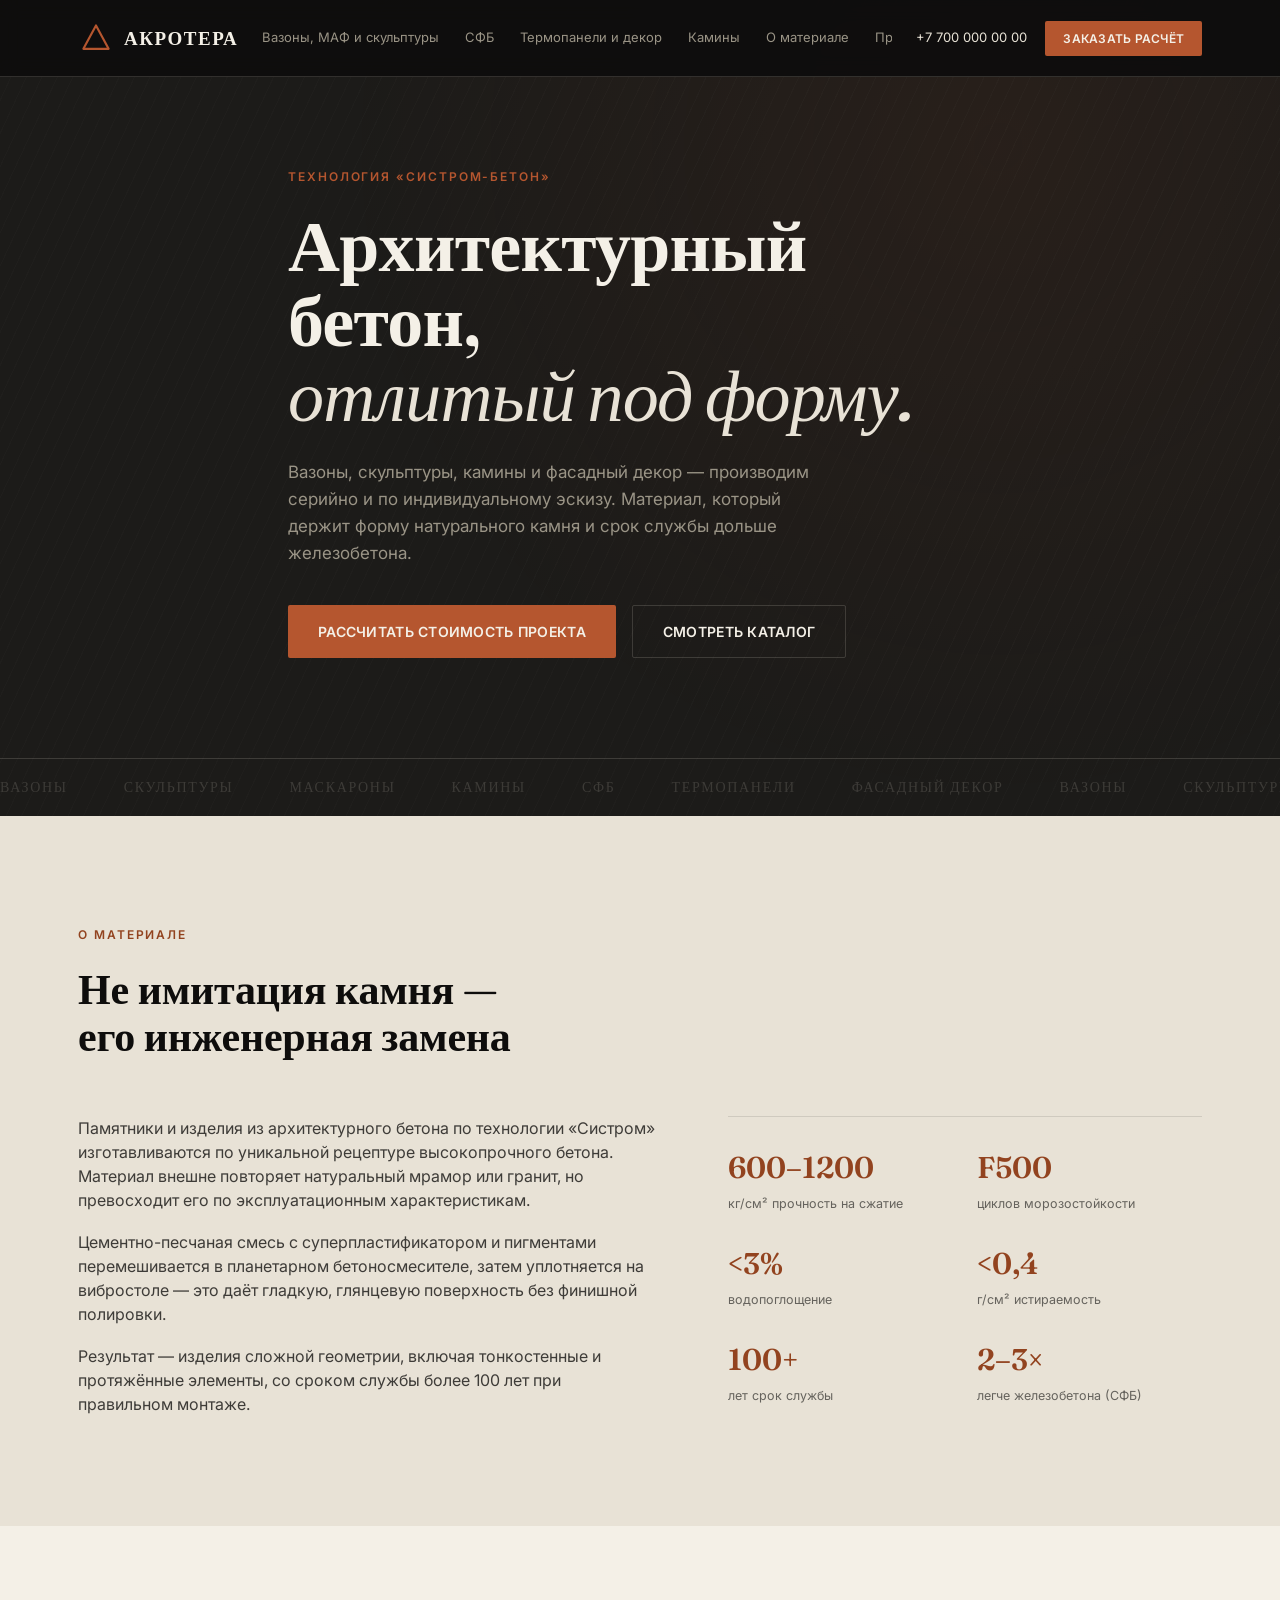
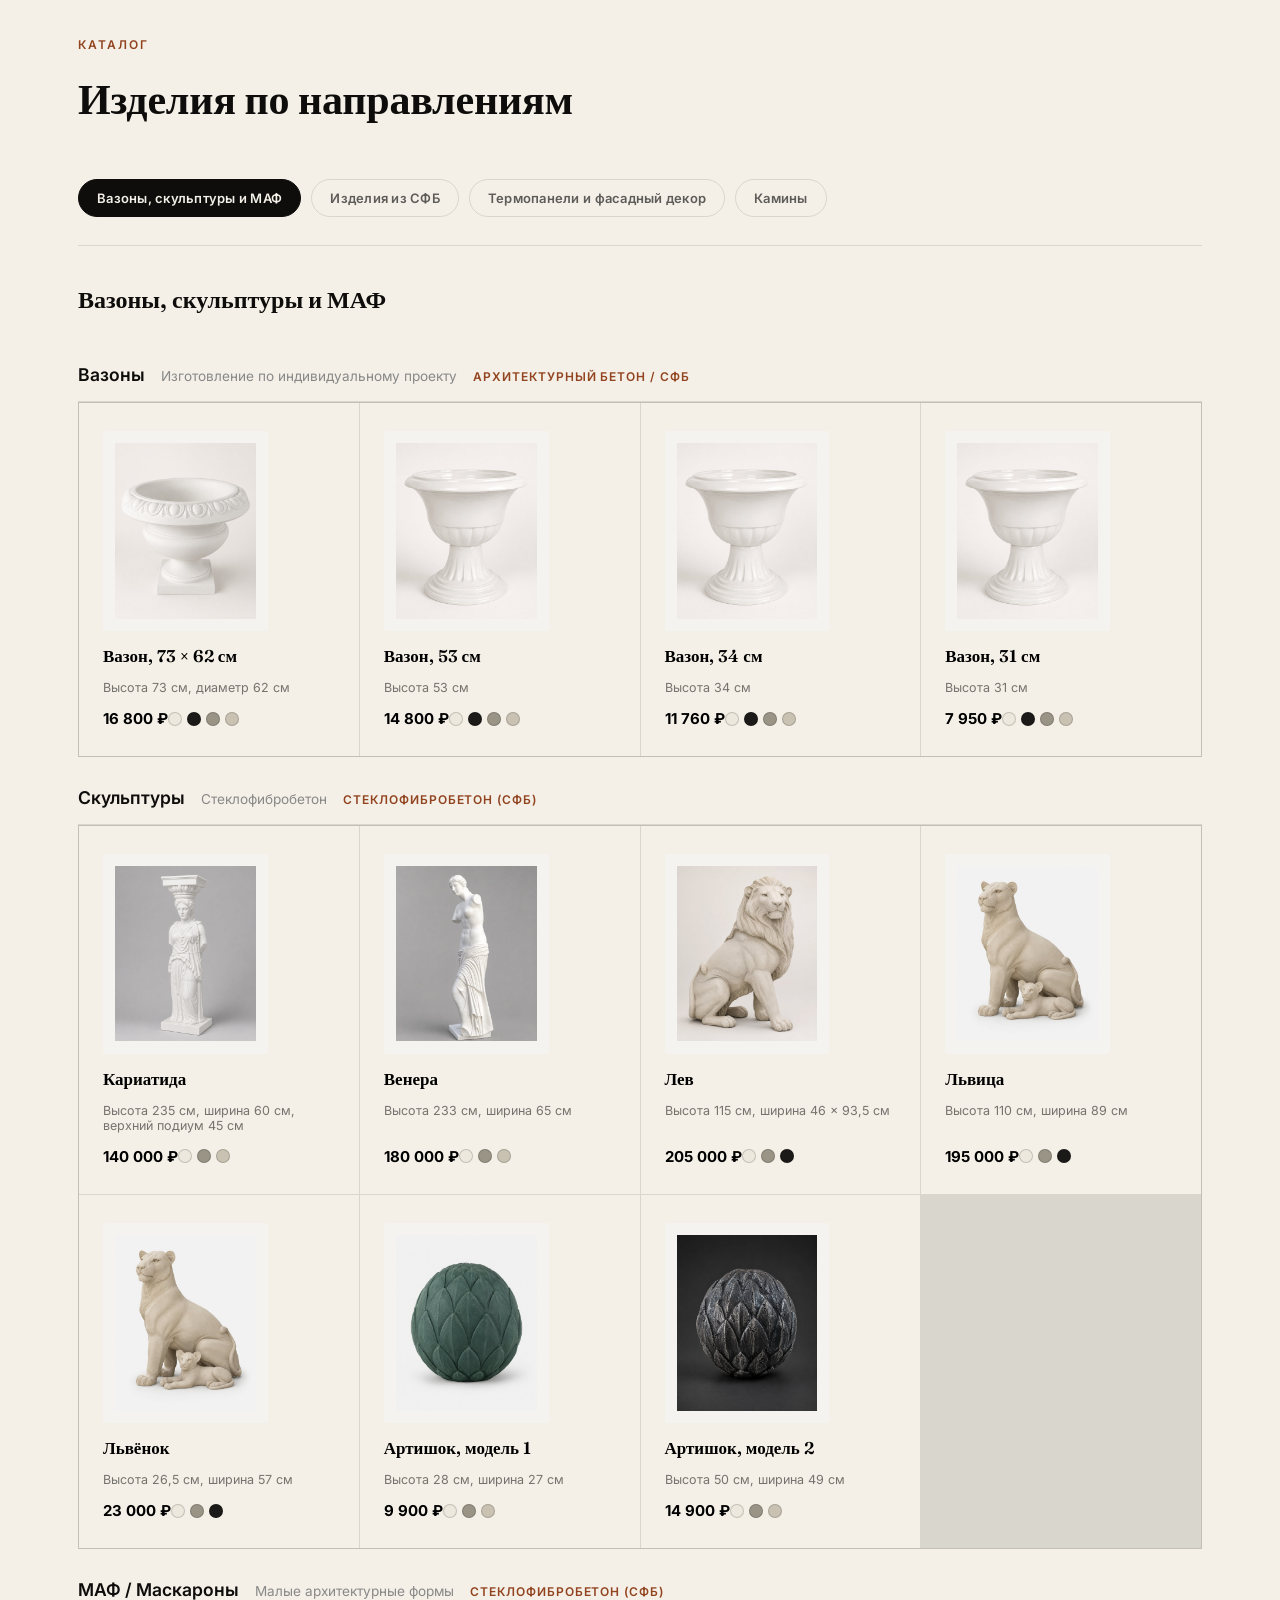
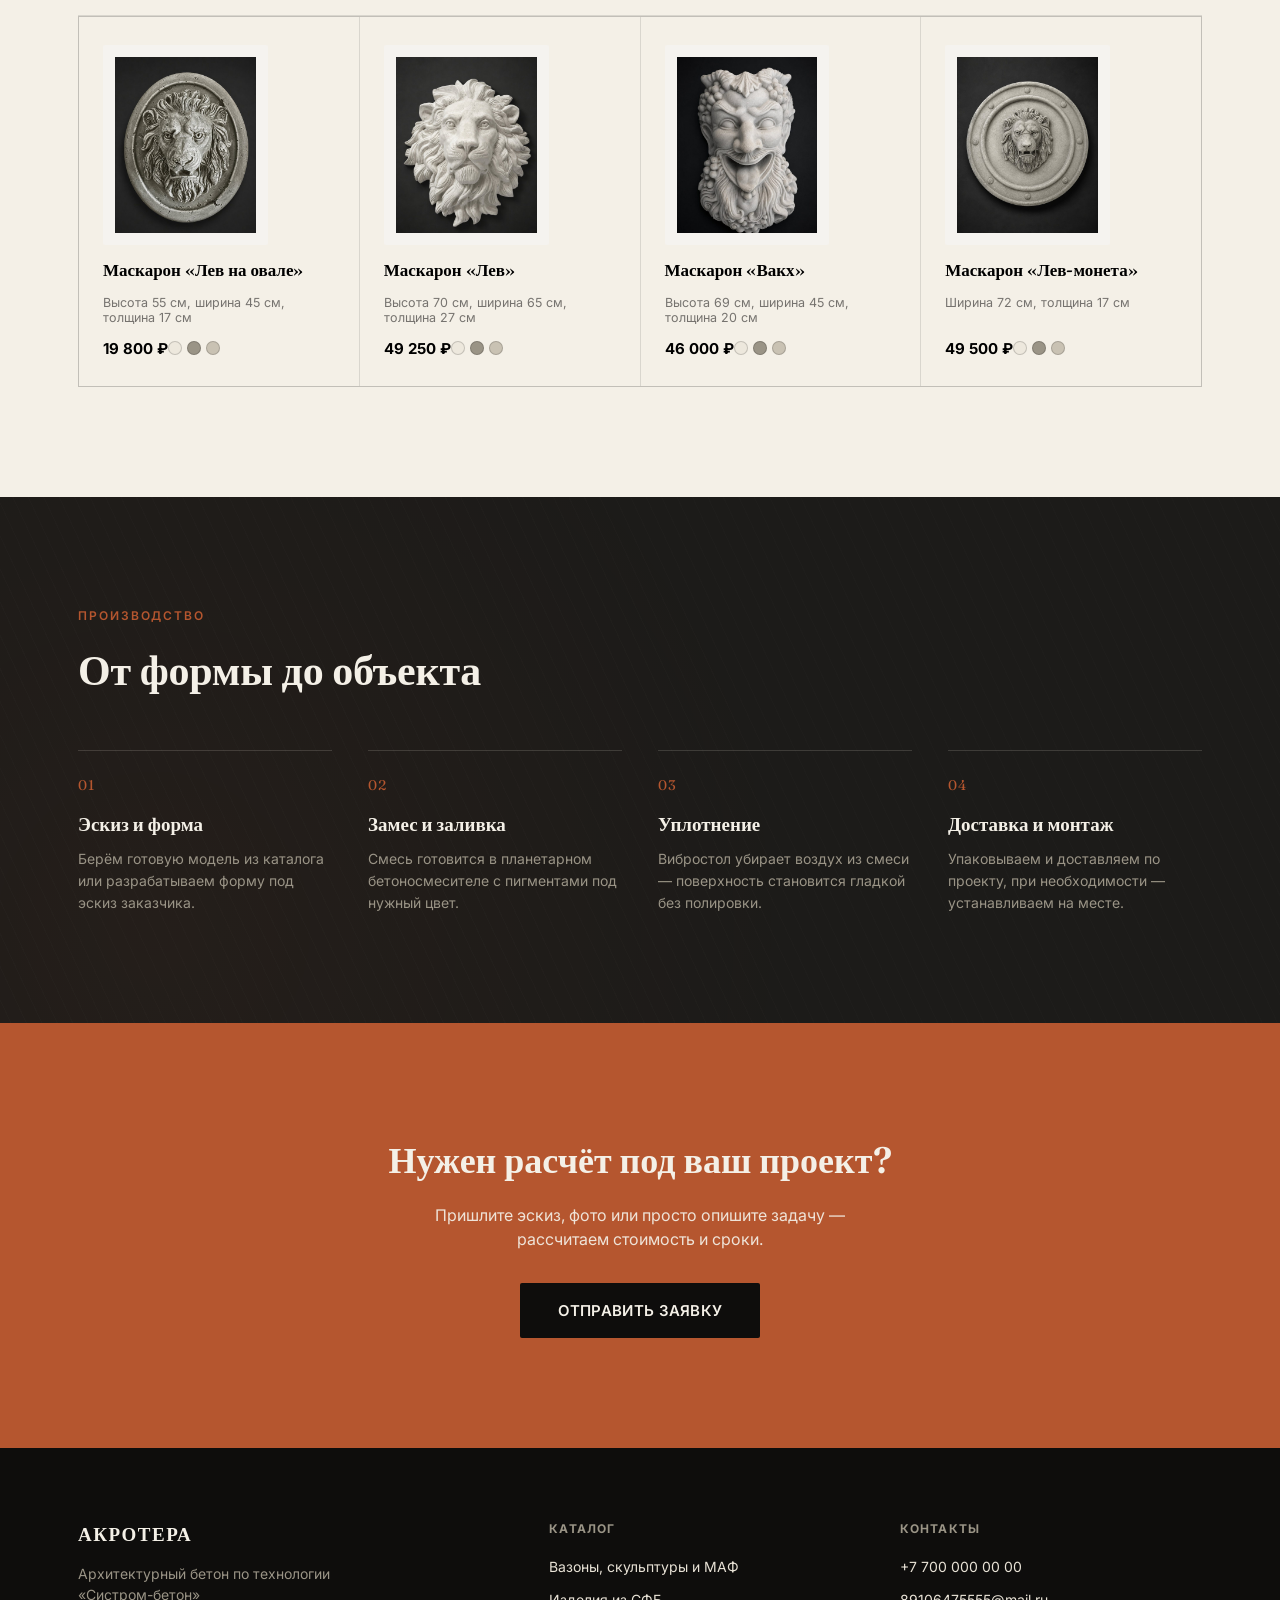
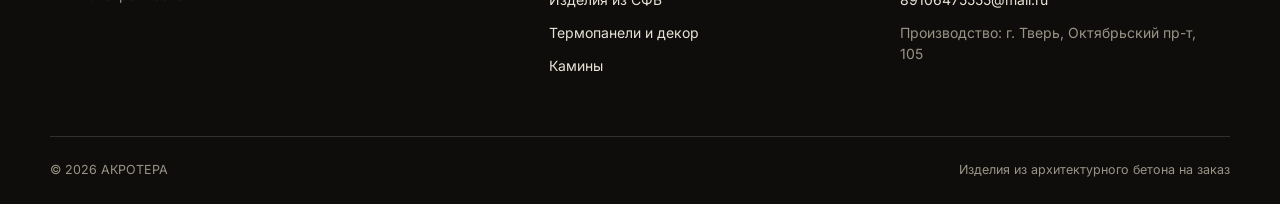
<file: index.html>
<!DOCTYPE html>
<html lang="ru">
<head>
<meta charset="UTF-8">
<meta name="viewport" content="width=device-width, initial-scale=1.0">
<title>АКРОТЕРА — изделия из архитектурного бетона на заказ</title>
<meta name="description" content="Производство вазонов, скульптур, каминов и фасадного декора из архитектурного бетона и стеклофибробетона по технологии «Систром-бетон».">
<link rel="preconnect" href="https://fonts.googleapis.com">
<link rel="preconnect" href="https://fonts.gstatic.com" crossorigin>
<link href="https://fonts.googleapis.com/css2?family=Fraunces:opsz,wght@9..144,400;9..144,500;9..144,600;9..144,700&family=Inter:wght@400;500;600;700&display=swap" rel="stylesheet">
<link rel="stylesheet" href="css/styles.css">
</head>
<body style="overflow-x:hidden">

<!-- ===== HEADER ===== -->
<header class="site-header" id="header">
  <div class="container header-inner">
    <a href="#top" class="logo">
      <span class="logo-mark" aria-hidden="true">
        <svg viewBox="0 0 40 40" width="36" height="36"><path d="M6 32 L20 6 L34 32 Z M11 32 L29 32" stroke="currentColor" stroke-width="2.4" fill="none" stroke-linejoin="round"/></svg>
      </span>
      <span class="logo-text">АКРОТЕРА</span>
    </a>

    <nav class="main-nav" id="mainNav" aria-label="Основная навигация">
      <a href="vases.html">Вазоны, МАФ и скульптуры</a>
      <a href="sfb.html">СФБ</a>
      <a href="thermopanels.html">Термопанели и декор</a>
      <a href="fireplaces.html">Камины</a>
      <a href="#material">О материале</a>
      <a href="production.html">Производство</a>
    </nav>

    <div class="header-actions">
      <a href="tel:+77000000000" class="header-phone">+7 700 000 00 00</a>
      <button class="btn btn-primary btn-sm" data-open-modal="order">Заказать расчёт</button>
      <button class="burger" id="burgerBtn" aria-label="Открыть меню" aria-expanded="false">
        <span></span><span></span><span></span>
      </button>
    </div>
  </div>
</header>

<!-- ===== HERO ===== -->
<section class="hero" id="top">
  <div class="hero-texture" aria-hidden="true"></div>
  <div class="container hero-inner">
    <p class="eyebrow">Технология «Систром-бетон»</p>
    <h1 class="hero-title">Архитектурный<br>бетон,<br><em>отлитый под форму.</em></h1>
    <p class="hero-sub">Вазоны, скульптуры, камины и фасадный декор — производим серийно и по индивидуальному эскизу. Материал, который держит форму натурального камня и срок службы дольше железобетона.</p>
    <div class="hero-actions">
      <button class="btn btn-primary" data-open-modal="order">Рассчитать стоимость проекта</button>
      <a href="#catalog" class="btn btn-ghost">Смотреть каталог</a>
    </div>
  </div>
  <div class="hero-strip" aria-hidden="true">
    <div class="strip-track">
      <span>ВАЗОНЫ</span><span>СКУЛЬПТУРЫ</span><span>МАСКАРОНЫ</span><span>КАМИНЫ</span><span>СФБ</span><span>ТЕРМОПАНЕЛИ</span><span>ФАСАДНЫЙ ДЕКОР</span>
      <span>ВАЗОНЫ</span><span>СКУЛЬПТУРЫ</span><span>МАСКАРОНЫ</span><span>КАМИНЫ</span><span>СФБ</span><span>ТЕРМОПАНЕЛИ</span><span>ФАСАДНЫЙ ДЕКОР</span>
    </div>
  </div>
</section>

<!-- ===== MATERIAL / ABOUT ===== -->
<section class="section material" id="material">
  <div class="container">
    <div class="section-head">
      <p class="eyebrow eyebrow-dark">О материале</p>
      <h2>Не имитация камня —<br>его инженерная замена</h2>
    </div>
    <div class="material-grid">
      <div class="material-copy">
        <p>Памятники и изделия из архитектурного бетона по технологии «Систром» изготавливаются по уникальной рецептуре высокопрочного бетона. Материал внешне повторяет натуральный мрамор или гранит, но превосходит его по эксплуатационным характеристикам.</p>
        <p>Цементно-песчаная смесь с суперпластификатором и пигментами перемешивается в планетарном бетоносмесителе, затем уплотняется на вибростоле — это даёт гладкую, глянцевую поверхность без финишной полировки.</p>
        <p>Результат — изделия сложной геометрии, включая тонкостенные и протяжённые элементы, со сроком службы более 100 лет при правильном монтаже.</p>
      </div>
      <ul class="material-stats">
        <li><span class="stat-num">600–1200</span><span class="stat-label">кг/см² прочность на сжатие</span></li>
        <li><span class="stat-num">F500</span><span class="stat-label">циклов морозостойкости</span></li>
        <li><span class="stat-num">&lt;3%</span><span class="stat-label">водопоглощение</span></li>
        <li><span class="stat-num">&lt;0,4</span><span class="stat-label">г/см² истираемость</span></li>
        <li><span class="stat-num">100+</span><span class="stat-label">лет срок службы</span></li>
        <li><span class="stat-num">2–3×</span><span class="stat-label">легче железобетона (СФБ)</span></li>
      </ul>
    </div>
  </div>
</section>

<!-- ===== CATALOG ===== -->
<section class="section catalog" id="catalog">
  <div class="container">
    <div class="section-head">
      <p class="eyebrow eyebrow-dark">Каталог</p>
      <h2>Изделия по направлениям</h2>
    </div>

    <div class="cat-tabs" id="catTabs" role="tablist" aria-label="Категории каталога"></div>

    <div class="cat-meta" id="catMeta"></div>

    <div class="product-grid" id="productGrid"></div>
  </div>
</section>

<!-- ===== PRODUCTION ===== -->
<section class="section production" id="production">
  <div class="hero-texture texture-light" aria-hidden="true"></div>
  <div class="container production-inner">
    <div class="section-head">
      <p class="eyebrow">Производство</p>
      <h2>От формы до объекта</h2>
    </div>
    <div class="steps-grid">
      <div class="step">
        <span class="step-no">01</span>
        <h3>Эскиз и форма</h3>
        <p>Берём готовую модель из каталога или разрабатываем форму под эскиз заказчика.</p>
      </div>
      <div class="step">
        <span class="step-no">02</span>
        <h3>Замес и заливка</h3>
        <p>Смесь готовится в планетарном бетоносмесителе с пигментами под нужный цвет.</p>
      </div>
      <div class="step">
        <span class="step-no">03</span>
        <h3>Уплотнение</h3>
        <p>Вибростол убирает воздух из смеси — поверхность становится гладкой без полировки.</p>
      </div>
      <div class="step">
        <span class="step-no">04</span>
        <h3>Доставка и монтаж</h3>
        <p>Упаковываем и доставляем по проекту, при необходимости — устанавливаем на месте.</p>
      </div>
    </div>
  </div>
</section>

<!-- ===== CTA / ORDER ===== -->
<section class="section cta">
  <div class="container cta-inner">
    <h2>Нужен расчёт под ваш проект?</h2>
    <p>Пришлите эскиз, фото или просто опишите задачу — рассчитаем стоимость и сроки.</p>
    <button class="btn btn-primary btn-lg" data-open-modal="order">Отправить заявку</button>
  </div>
</section>

<!-- ===== FOOTER ===== -->
<footer class="site-footer">
  <div class="container footer-inner">
    <div class="footer-col footer-brand">
      <span class="logo-text">АКРОТЕРА</span>
      <p>Архитектурный бетон по технологии «Систром-бетон»</p>
    </div>
    <div class="footer-col">
      <h4>Каталог</h4>
      <a href="vases.html">Вазоны, скульптуры и МАФ</a>
      <a href="sfb.html">Изделия из СФБ</a>
      <a href="thermopanels.html">Термопанели и декор</a>
      <a href="fireplaces.html">Камины</a>
    </div>
    <div class="footer-col">
      <h4>Контакты</h4>
      <a href="tel:+77000000000">+7 700 000 00 00</a>
      <a href="mailto:89106475555@mail.ru">89106475555@mail.ru</a>
      <p>Производство: г. Тверь, Октябрьский пр-т, 105</p>
    </div>
  </div>
  <div class="container footer-bottom">
    <span>© 2026 АКРОТЕРА</span>
    <span>Изделия из архитектурного бетона на заказ</span>
  </div>
</footer>

<!-- ===== ORDER MODAL ===== -->
<div class="modal-overlay" id="modalOverlay">
  <div class="modal" role="dialog" aria-modal="true" aria-labelledby="modalTitle">
    <button class="modal-close" id="modalClose" aria-label="Закрыть">&times;</button>
    <h3 id="modalTitle">Отправить проект на расчёт</h3>
    <p class="modal-sub">Опишите задачу — ответим с расчётом стоимости и сроков.</p>
    <form id="orderForm" novalidate>
      <label class="field">
        <span>Имя</span>
        <input type="text" name="name" required placeholder="Как к вам обращаться">
      </label>
      <label class="field">
        <span>Телефон или e-mail</span>
        <input type="text" name="contact" required placeholder="+7 ... или email@example.com">
      </label>
      <label class="field">
        <span>Что нужно изготовить</span>
        <textarea name="message" rows="4" placeholder="Например: вазон 50 см, белый, 2 шт."></textarea>
      </label>
      <label class="checkbox-field">
        <input type="checkbox" name="agree" required>
        <span>Согласен на обработку персональных данных</span>
      </label>
      <button type="submit" class="btn btn-primary btn-lg btn-block">Отправить заявку</button>
      <p class="form-status" id="formStatus" role="status" aria-live="polite"></p>
    </form>
  </div>
</div>

<!-- ===== PRODUCT MODAL ===== -->
<div class="modal-overlay" id="productModalOverlay">
  <div class="modal modal-product" role="dialog" aria-modal="true" aria-labelledby="productModalTitle">
    <button class="modal-close" id="productModalClose" aria-label="Закрыть">&times;</button>
    <div id="productModalBody"></div>
  </div>
</div>

<script src="js/app.js"></script>
</body>
</html>
</file>
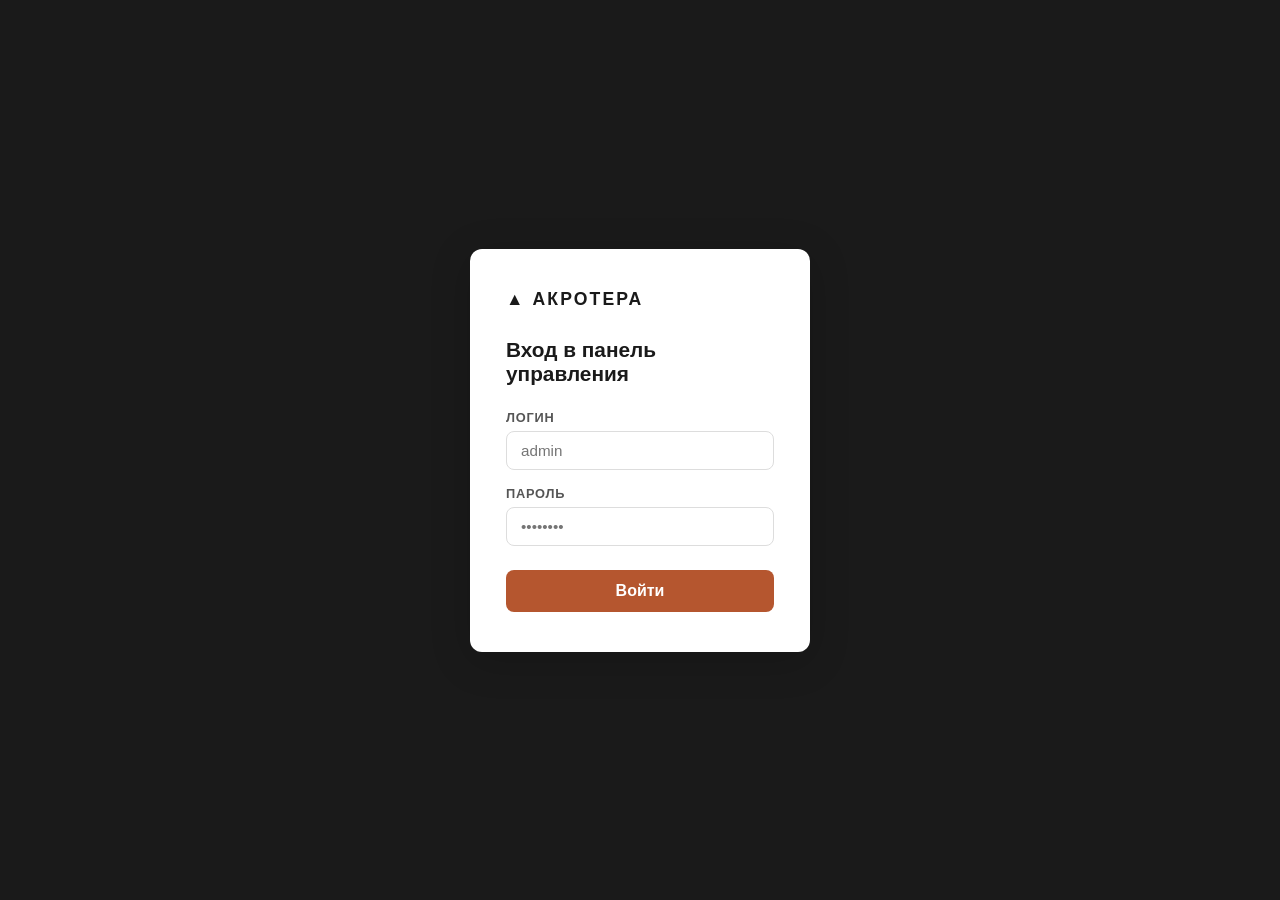
<file: admin.html>
<!DOCTYPE html>
<html lang="ru">
<head>
  <meta charset="UTF-8">
  <meta name="viewport" content="width=device-width, initial-scale=1.0">
  <title>Админ-панель — АКРОТЕРА</title>
  <style>
    *, *::before, *::after { box-sizing: border-box; margin: 0; padding: 0; }
    body { font-family: -apple-system, BlinkMacSystemFont, 'Segoe UI', sans-serif; background: #f4f4f0; color: #1a1a1a; min-height: 100vh; }

    /* LOGIN */
    .login-screen {
      display: flex; align-items: center; justify-content: center;
      min-height: 100vh; background: #1a1a1a;
    }
    .login-box {
      background: #fff; border-radius: 12px; padding: 40px 36px; width: 340px;
      box-shadow: 0 8px 40px rgba(0,0,0,0.18);
    }
    .login-logo { font-size: 1.1rem; font-weight: 700; letter-spacing: 0.12em; margin-bottom: 28px; color: #1a1a1a; }
    .login-box h2 { font-size: 1.3rem; margin-bottom: 24px; }
    .field { display: flex; flex-direction: column; gap: 6px; margin-bottom: 16px; }
    .field label { font-size: 0.8rem; font-weight: 600; color: #555; text-transform: uppercase; letter-spacing: 0.06em; }
    .field input { border: 1.5px solid #ddd; border-radius: 8px; padding: 10px 14px; font-size: 0.95rem; outline: none; transition: border-color 0.2s; }
    .field input:focus { border-color: #B5562F; }
    .btn-login { width: 100%; background: #B5562F; color: #fff; border: none; border-radius: 8px; padding: 12px; font-size: 1rem; font-weight: 600; cursor: pointer; margin-top: 8px; transition: opacity 0.2s; }
    .btn-login:hover { opacity: 0.88; }
    .login-error { color: #c0392b; font-size: 0.85rem; margin-top: 10px; display: none; }

    /* LAYOUT */
    .admin-layout { display: none; min-height: 100vh; }
    .admin-layout.is-visible { display: flex; }
    .sidebar {
      width: 240px; background: #1a1a1a; color: #fff; padding: 28px 0;
      display: flex; flex-direction: column; flex-shrink: 0; min-height: 100vh;
    }
    .sidebar-logo { font-size: 0.95rem; font-weight: 700; letter-spacing: 0.12em; padding: 0 24px 28px; border-bottom: 1px solid #333; }
    .sidebar-logo span { display: block; font-size: 0.7rem; font-weight: 400; color: #888; margin-top: 4px; letter-spacing: 0; }
    .sidebar-nav { padding: 20px 0; flex: 1; }
    .sidebar-nav button {
      display: flex; align-items: center; gap: 10px; width: 100%; padding: 11px 24px;
      background: none; border: none; color: #aaa; font-size: 0.9rem; cursor: pointer;
      text-align: left; transition: all 0.15s;
    }
    .sidebar-nav button:hover { background: #2a2a2a; color: #fff; }
    .sidebar-nav button.active { background: #B5562F; color: #fff; }
    .sidebar-nav .icon { width: 18px; text-align: center; }
    .sidebar-footer { padding: 16px 24px; border-top: 1px solid #333; }
    .btn-logout { background: none; border: 1px solid #444; color: #888; border-radius: 6px; padding: 8px 14px; cursor: pointer; font-size: 0.82rem; transition: all 0.15s; }
    .btn-logout:hover { border-color: #888; color: #fff; }

    .main { flex: 1; padding: 32px 36px; overflow-y: auto; }
    .page-head { margin-bottom: 28px; }
    .page-head h1 { font-size: 1.5rem; font-weight: 700; }
    .page-head p { color: #666; font-size: 0.88rem; margin-top: 4px; }

    /* TABS */
    .admin-tabs { display: flex; gap: 8px; margin-bottom: 24px; flex-wrap: wrap; }
    .admin-tab { background: #fff; border: 1.5px solid #ddd; border-radius: 20px; padding: 7px 16px; font-size: 0.85rem; cursor: pointer; transition: all 0.15s; }
    .admin-tab:hover { border-color: #B5562F; color: #B5562F; }
    .admin-tab.active { background: #B5562F; border-color: #B5562F; color: #fff; font-weight: 600; }

    /* PRODUCT TABLE */
    .product-table { background: #fff; border-radius: 12px; overflow: hidden; box-shadow: 0 1px 4px rgba(0,0,0,0.07); }
    .product-table table { width: 100%; border-collapse: collapse; }
    .product-table th { background: #f8f7f4; padding: 12px 16px; text-align: left; font-size: 0.78rem; text-transform: uppercase; letter-spacing: 0.06em; color: #666; border-bottom: 1px solid #eee; font-weight: 600; }
    .product-table td { padding: 12px 16px; border-bottom: 1px solid #f0f0ee; font-size: 0.88rem; vertical-align: middle; }
    .product-table tr:last-child td { border-bottom: none; }
    .product-table tr:hover td { background: #faf9f7; }

    /* INLINE EDIT */
    .editable-cell { position: relative; }
    .editable-cell input, .editable-cell textarea {
      width: 100%; border: 1.5px solid #B5562F; border-radius: 6px;
      padding: 6px 10px; font-size: 0.88rem; outline: none; background: #fff9f7;
      font-family: inherit;
    }
    .editable-cell textarea { resize: vertical; min-height: 56px; }
    .edit-btn {
      background: none; border: 1px solid #ddd; border-radius: 6px;
      padding: 4px 10px; font-size: 0.78rem; cursor: pointer; color: #666;
      transition: all 0.15s; white-space: nowrap;
    }
    .edit-btn:hover { border-color: #B5562F; color: #B5562F; }
    .save-btn {
      background: #B5562F; border: none; border-radius: 6px;
      padding: 5px 12px; font-size: 0.78rem; cursor: pointer; color: #fff;
      margin-right: 6px; transition: opacity 0.15s;
    }
    .save-btn:hover { opacity: 0.85; }
    .cancel-btn {
      background: none; border: 1px solid #ddd; border-radius: 6px;
      padding: 4px 10px; font-size: 0.78rem; cursor: pointer; color: #666;
    }
    .price-badge {
      background: #f0f7f0; color: #2a6e2a; border-radius: 6px;
      padding: 3px 10px; font-size: 0.82rem; font-weight: 600; display: inline-block;
    }
    .name-text { font-weight: 500; }
    .dim-text { color: #888; font-size: 0.82rem; }

    /* TOAST */
    .toast {
      position: fixed; bottom: 28px; right: 28px; background: #1a1a1a; color: #fff;
      border-radius: 10px; padding: 13px 22px; font-size: 0.88rem;
      box-shadow: 0 4px 20px rgba(0,0,0,0.2); opacity: 0;
      transform: translateY(10px); transition: all 0.25s; pointer-events: none; z-index: 999;
    }
    .toast.show { opacity: 1; transform: translateY(0); }
    .toast.success::before { content: "✓  "; color: #4caf50; }

    /* SAVE BAR */
    .save-bar {
      position: fixed; bottom: 0; left: 240px; right: 0;
      background: #fff; border-top: 1px solid #e0e0e0;
      padding: 14px 36px; display: none; align-items: center; justify-content: space-between;
      box-shadow: 0 -2px 12px rgba(0,0,0,0.07); z-index: 100;
    }
    .save-bar.visible { display: flex; }
    .save-bar p { font-size: 0.88rem; color: #666; }
    .save-bar strong { color: #B5562F; }
    .btn-save-all {
      background: #B5562F; color: #fff; border: none; border-radius: 8px;
      padding: 10px 24px; font-size: 0.9rem; font-weight: 600; cursor: pointer;
      transition: opacity 0.2s;
    }
    .btn-save-all:hover { opacity: 0.88; }

    /* INFO SECTION */
    .info-card { background: #fff; border-radius: 12px; padding: 24px 28px; box-shadow: 0 1px 4px rgba(0,0,0,0.07); margin-bottom: 20px; }
    .info-card h3 { font-size: 1rem; margin-bottom: 14px; }
    .info-row { display: flex; gap: 16px; margin-bottom: 12px; align-items: flex-start; }
    .info-row label { width: 160px; flex-shrink: 0; font-size: 0.8rem; font-weight: 600; color: #666; text-transform: uppercase; letter-spacing: 0.05em; padding-top: 8px; }
    .info-row input, .info-row textarea {
      flex: 1; border: 1.5px solid #ddd; border-radius: 8px; padding: 8px 12px;
      font-size: 0.9rem; outline: none; transition: border-color 0.2s; font-family: inherit;
    }
    .info-row input:focus, .info-row textarea:focus { border-color: #B5562F; }
    .info-row textarea { resize: vertical; min-height: 72px; }
    .btn-save-info { background: #B5562F; color: #fff; border: none; border-radius: 8px; padding: 10px 22px; font-size: 0.88rem; font-weight: 600; cursor: pointer; }
    .section-divider { border: none; border-top: 1px solid #eee; margin: 20px 0; }

    .empty-state { text-align: center; padding: 60px 20px; color: #aaa; }
    .empty-state svg { width: 48px; height: 48px; margin-bottom: 16px; opacity: 0.3; }
  </style>
</head>
<body>

<!-- ===== LOGIN ===== -->
<div class="login-screen" id="loginScreen">
  <div class="login-box">
    <div class="login-logo">▲ АКРОТЕРА</div>
    <h2>Вход в панель управления</h2>
    <div class="field">
      <label>Логин</label>
      <input type="text" id="loginUser" placeholder="admin" autocomplete="username">
    </div>
    <div class="field">
      <label>Пароль</label>
      <input type="password" id="loginPass" placeholder="••••••••" autocomplete="current-password">
    </div>
    <button class="btn-login" onclick="doLogin()">Войти</button>
    <div class="login-error" id="loginError">Неверный логин или пароль</div>
  </div>
</div>

<!-- ===== ADMIN LAYOUT ===== -->
<div class="admin-layout" id="adminLayout">

  <aside class="sidebar">
    <div class="sidebar-logo">
      ▲ АКРОТЕРА
      <span>Панель управления</span>
    </div>
    <nav class="sidebar-nav">
      <button class="active" onclick="showSection('products')" id="nav-products">
        <span class="icon">📦</span> Товары и цены
      </button>
      <button onclick="showSection('info')" id="nav-info">
        <span class="icon">ℹ️</span> Контакты и тексты
      </button>
    </nav>
    <div class="sidebar-footer">
      <button class="btn-logout" onclick="doLogout()">Выйти</button>
    </div>
  </aside>

  <div style="flex:1; display:flex; flex-direction:column;">
    <main class="main" id="mainContent">

      <!-- PRODUCTS SECTION -->
      <div id="section-products">
        <div class="page-head">
          <h1>Товары и цены</h1>
          <p>Нажмите на цену или название, чтобы отредактировать. Изменения сохраняются кнопкой ниже.</p>
        </div>

        <div class="admin-tabs" id="catTabsAdmin"></div>

        <div class="product-table">
          <table>
            <thead>
              <tr>
                <th style="width:32%">Название</th>
                <th style="width:22%">Размеры / Серия</th>
                <th style="width:18%">Цена</th>
                <th style="width:28%">Действие</th>
              </tr>
            </thead>
            <tbody id="productTableBody"></tbody>
          </table>
        </div>
      </div>

      <!-- INFO SECTION -->
      <div id="section-info" style="display:none">
        <div class="page-head">
          <h1>Контакты и тексты</h1>
          <p>Редактируйте основную информацию на сайте.</p>
        </div>

        <div class="info-card">
          <h3>Контактные данные</h3>
          <div class="info-row">
            <label>Телефон</label>
            <input type="text" id="info-phone" placeholder="+7 960 712-74-44">
          </div>
          <div class="info-row">
            <label>Email</label>
            <input type="email" id="info-email" placeholder="89106475555@mail.ru">
          </div>
          <div class="info-row">
            <label>Адрес</label>
            <input type="text" id="info-address" placeholder="г. Тверь, Октябрьский пр-т, 105">
          </div>
          <hr class="section-divider">
          <h3>Главная страница</h3>
          <div class="info-row">
            <label>Заголовок Hero</label>
            <input type="text" id="info-hero-title" placeholder="Архитектурный бетон для фасада">
          </div>
          <div class="info-row">
            <label>Подзаголовок Hero</label>
            <textarea id="info-hero-sub" placeholder="Вазоны, скульптуры, термопанели..."></textarea>
          </div>
          <div style="margin-top:16px">
            <button class="btn-save-info" onclick="saveInfo()">Сохранить контакты</button>
          </div>
        </div>
      </div>

    </main>

    <div class="save-bar" id="saveBar">
      <p>Есть несохранённые изменения — <strong id="changeCount">0</strong></p>
      <button class="btn-save-all" onclick="saveAllChanges()">💾 Сохранить все изменения</button>
    </div>
  </div>
</div>

<div class="toast" id="toast"></div>

<script>
// ===== AUTH =====
const ADMIN_USER = "akrotera";
const ADMIN_PASS = "akrotera2026";

function doLogin() {
  const u = document.getElementById("loginUser").value;
  const p = document.getElementById("loginPass").value;
  if (u === ADMIN_USER && p === ADMIN_PASS) {
    document.getElementById("loginScreen").style.display = "none";
    document.getElementById("adminLayout").classList.add("is-visible");
    loadAdminData();
  } else {
    document.getElementById("loginError").style.display = "block";
  }
}
document.addEventListener("keydown", e => {
  if (e.key === "Enter" && document.getElementById("loginScreen").style.display !== "none") doLogin();
});

function doLogout() {
  document.getElementById("loginScreen").style.display = "flex";
  document.getElementById("adminLayout").classList.remove("is-visible");
}

// ===== DATA =====
let DATA = null;
let pendingChanges = {};
let activeCatAdmin = null;

async function loadAdminData() {
  const res = await fetch("data/products.json");
  DATA = await res.json();
  buildCatTabs();
  if (DATA.categories.length) {
    activeCatAdmin = DATA.categories[0].id;
    renderProductTable(activeCatAdmin);
  }
}

// ===== SECTION NAV =====
function showSection(name) {
  ["products","info"].forEach(s => {
    document.getElementById("section-" + s).style.display = s === name ? "block" : "none";
    document.getElementById("nav-" + s).classList.toggle("active", s === name);
  });
}

// ===== CAT TABS =====
function buildCatTabs() {
  const container = document.getElementById("catTabsAdmin");
  container.innerHTML = "";
  DATA.categories.forEach(cat => {
    const btn = document.createElement("button");
    btn.className = "admin-tab" + (cat.id === activeCatAdmin ? " active" : "");
    btn.textContent = cat.title;
    btn.onclick = () => {
      activeCatAdmin = cat.id;
      container.querySelectorAll(".admin-tab").forEach(b => b.classList.remove("active"));
      btn.classList.add("active");
      renderProductTable(cat.id);
    };
    container.appendChild(btn);
  });
}

// ===== PRODUCT TABLE =====
function renderProductTable(catId) {
  const cat = DATA.categories.find(c => c.id === catId);
  const tbody = document.getElementById("productTableBody");
  if (!cat || !cat.products || !cat.products.length) {
    tbody.innerHTML = `<tr><td colspan="4"><div class="empty-state"><p>В этой категории нет товаров с ценами</p></div></td></tr>`;
    return;
  }
  tbody.innerHTML = "";
  cat.products.forEach(product => {
    const tr = document.createElement("tr");
    tr.id = "row-" + product.id;
    tr.innerHTML = `
      <td>
        <div class="editable-cell" id="name-cell-${product.id}">
          <span class="name-text">${esc(product.name)}</span>
        </div>
      </td>
      <td>
        <span class="dim-text">${esc(product.dimensions || "—")}</span>
      </td>
      <td>
        <div class="editable-cell" id="price-cell-${product.id}">
          <span class="price-badge">${esc(product.price_label || (product.price ? product.price + " ₽" : "По запросу"))}</span>
        </div>
      </td>
      <td>
        <button class="edit-btn" onclick="startEdit('${product.id}', '${catId}')">✏️ Редактировать</button>
      </td>
    `;
    tbody.appendChild(tr);
  });
}

function startEdit(productId, catId) {
  const cat = DATA.categories.find(c => c.id === catId);
  const product = cat.products.find(p => p.id === productId);

  const nameCell = document.getElementById("name-cell-" + productId);
  const priceCell = document.getElementById("price-cell-" + productId);

  nameCell.innerHTML = `<input type="text" id="name-input-${productId}" value="${esc(product.name)}">`;
  priceCell.innerHTML = `<input type="text" id="price-input-${productId}" value="${esc(product.price_label || '')}">`;

  const row = document.getElementById("row-" + productId);
  row.querySelector("td:last-child").innerHTML = `
    <button class="save-btn" onclick="saveEdit('${productId}', '${catId}')">✓ Сохранить</button>
    <button class="cancel-btn" onclick="renderProductTable('${catId}')">Отмена</button>
  `;
}

function saveEdit(productId, catId) {
  const cat = DATA.categories.find(c => c.id === catId);
  const product = cat.products.find(p => p.id === productId);

  const newName = document.getElementById("name-input-" + productId).value.trim();
  const newPrice = document.getElementById("price-input-" + productId).value.trim();

  if (newName) product.name = newName;
  if (newPrice) product.price_label = newPrice;

  pendingChanges[productId] = true;
  updateSaveBar();
  renderProductTable(catId);
  showToast("Изменение сохранено в памяти");
}

// ===== SAVE BAR =====
function updateSaveBar() {
  const count = Object.keys(pendingChanges).length;
  const bar = document.getElementById("saveBar");
  document.getElementById("changeCount").textContent = count;
  bar.classList.toggle("visible", count > 0);
}

function saveAllChanges() {
  const json = JSON.stringify(DATA, null, 2);
  const blob = new Blob([json], { type: "application/json" });
  const a = document.createElement("a");
  a.href = URL.createObjectURL(blob);
  a.download = "products.json";
  a.click();
  pendingChanges = {};
  updateSaveBar();
  showToast("✓ Файл products.json скачан — загрузите его в папку data/ на сервере");
}

// ===== INFO =====
function saveInfo() {
  showToast("✓ Сохранено (для применения обновите соответствующие файлы)");
}

// ===== UTILS =====
function esc(str) {
  if (!str) return "";
  return String(str).replace(/"/g, "&quot;").replace(/</g, "&lt;").replace(/>/g, "&gt;");
}

function showToast(msg) {
  const t = document.getElementById("toast");
  t.textContent = msg;
  t.classList.add("show", "success");
  setTimeout(() => t.classList.remove("show"), 3000);
}
</script>
</body>
</html>
</file>
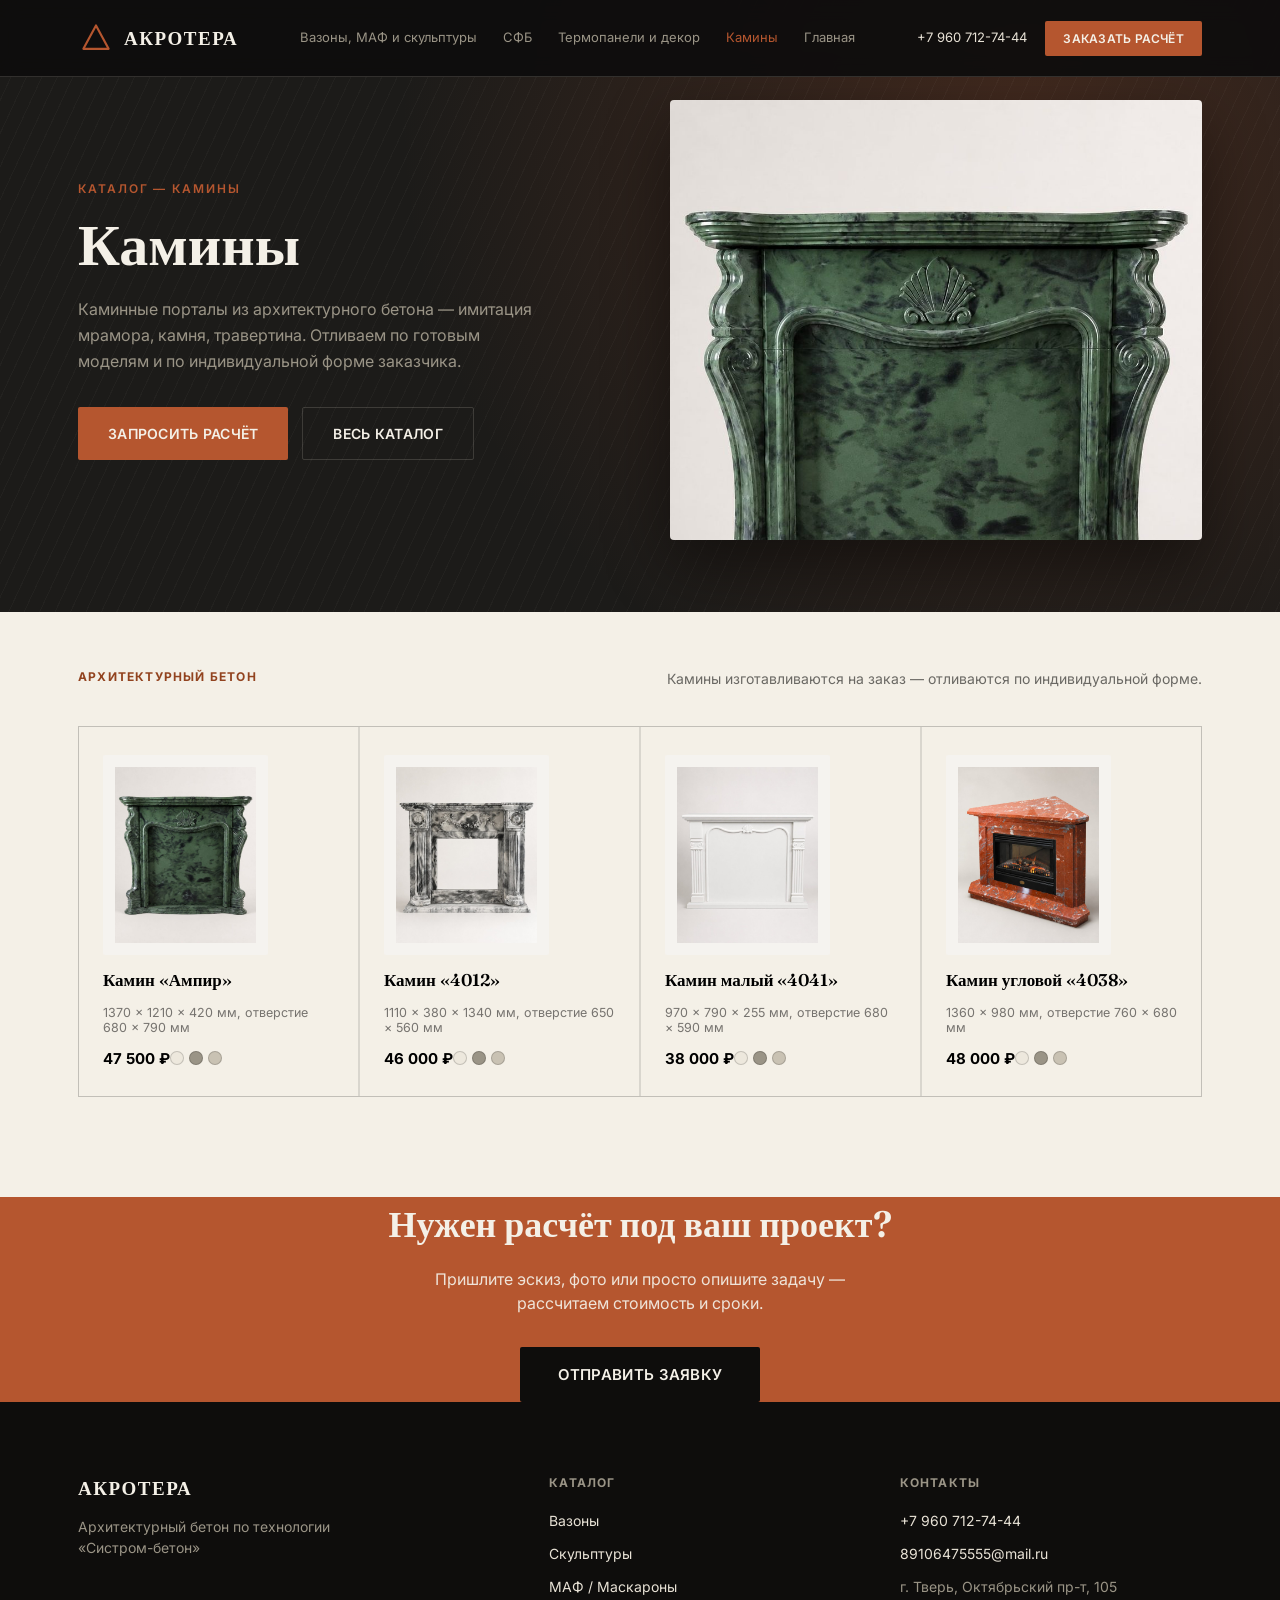
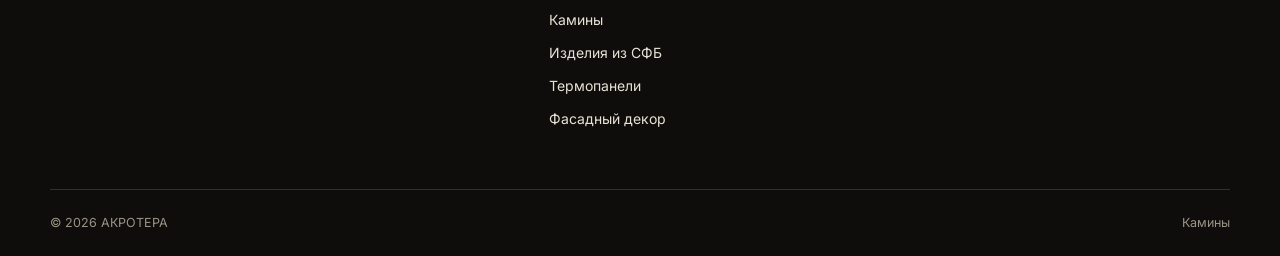
<file: fireplaces.html>
<!DOCTYPE html>
<html lang="ru">
<head>
<meta charset="UTF-8">
<meta name="viewport" content="width=device-width, initial-scale=1.0">
<title>Камины — АКРОТЕРА</title>
<meta name="description" content="Каминные порталы из архитектурного бетона — имитация мрамора, камня, травертина. Отливаем по готовым моделям и по индивидуальной форме заказчика.">
<link rel="preconnect" href="https://fonts.googleapis.com">
<link rel="preconnect" href="https://fonts.gstatic.com" crossorigin>
<link href="https://fonts.googleapis.com/css2?family=Fraunces:opsz,wght@9..144,400;9..144,500;9..144,600;9..144,700&family=Inter:wght@400;500;600;700&display=swap" rel="stylesheet">
<link rel="stylesheet" href="css/styles.css">
<link rel="stylesheet" href="css/category-page.css">
</head>
<body>

<header class="site-header" id="header">
  <div class="container header-inner">
    <a href="index.html" class="logo">
      <span class="logo-mark" aria-hidden="true">
        <svg viewBox="0 0 40 40" width="36" height="36"><path d="M6 32 L20 6 L34 32 Z M11 32 L29 32" stroke="currentColor" stroke-width="2.4" fill="none" stroke-linejoin="round"/></svg>
      </span>
      <span class="logo-text">АКРОТЕРА</span>
    </a>
        <nav class="main-nav" id="mainNav" aria-label="Навигация">
      <a href="vases.html">Вазоны, МАФ и скульптуры</a>
      <a href="sfb.html">СФБ</a>
      <a href="thermopanels.html">Термопанели и декор</a>
      <a href="fireplaces.html" style="color:var(--clay)">Камины</a>
      <a href="index.html">Главная</a>
    </nav>
    <div class="header-actions">
      <a href="tel:+79607127444" class="header-phone">+7 960 712-74-44</a>
      <button class="btn btn-primary btn-sm" id="openOrderBtn">Заказать расчёт</button>
      <button class="burger" id="burgerBtn" aria-label="Меню" aria-expanded="false">
        <span></span><span></span><span></span>
      </button>
    </div>
  </div>
</header>

<section class="cp-hero" style="--hero-accent:#B5562F">
  <div class="container cp-hero-inner">
    <div class="cp-hero-text">
      <p class="eyebrow">Каталог — Камины</p>
      <h1 class="cp-title">Камины</h1>
      <p class="cp-lead">Каминные порталы из архитектурного бетона — имитация мрамора, камня, травертина. Отливаем по готовым моделям и по индивидуальной форме заказчика.</p>
      <div class="cp-hero-actions">
        <button class="btn btn-primary" id="openOrderBtn2">Запросить расчёт</button>
        <a href="index.html#catalog" class="btn btn-ghost">Весь каталог</a>
      </div>
    </div>
    <div class="cp-hero-img">
      <img src="images/fire-ampir-1.jpg" alt="Камины" onerror="this.style.display='none'">
    </div>
  </div>
</section>

<section class="cp-products section">
  <div class="container">
    <div class="cp-meta">
      <span class="cp-meta-material">Архитектурный бетон</span>
      <p class="cp-note">Камины изготавливаются на заказ — отливаются по индивидуальной форме.</p>
    </div>
    <div class="cp-grid" id="cpGrid">
      <button type="button" class="product-card cp-card" data-id="fire-ampir">
        <div class="product-thumb has-image"><img src="images/fire-ampir-1.jpg" alt="Камин «Ампир»" loading="lazy"></div>
        <div class="product-name">Камин «Ампир»</div>
        <div class="product-dim">1370 × 1210 × 420 мм, отверстие 680 × 790 мм</div>
        <div class="product-bottom">
          <span class="product-price">47 500 ₽</span>
          <span class="product-swatches"><span class="swatch" style="background:#EDE8DD" title="Белый"></span><span class="swatch" style="background:#9A9486" title="Серый"></span><span class="swatch" style="background:#C9C2B3" title="Мрамор"></span></span>
        </div>
      </button><button type="button" class="product-card cp-card" data-id="fire-4012">
        <div class="product-thumb has-image"><img src="images/fire-4012-1.jpg" alt="Камин «4012»" loading="lazy"></div>
        <div class="product-name">Камин «4012»</div>
        <div class="product-dim">1110 × 380 × 1340 мм, отверстие 650 × 560 мм</div>
        <div class="product-bottom">
          <span class="product-price">46 000 ₽</span>
          <span class="product-swatches"><span class="swatch" style="background:#EDE8DD" title="Белый"></span><span class="swatch" style="background:#9A9486" title="Серый"></span><span class="swatch" style="background:#C9C2B3" title="Мрамор"></span></span>
        </div>
      </button><button type="button" class="product-card cp-card" data-id="fire-4041">
        <div class="product-thumb has-image"><img src="images/fire-4041-1.jpg" alt="Камин малый «4041»" loading="lazy"></div>
        <div class="product-name">Камин малый «4041»</div>
        <div class="product-dim">970 × 790 × 255 мм, отверстие 680 × 590 мм</div>
        <div class="product-bottom">
          <span class="product-price">38 000 ₽</span>
          <span class="product-swatches"><span class="swatch" style="background:#EDE8DD" title="Белый"></span><span class="swatch" style="background:#9A9486" title="Серый"></span><span class="swatch" style="background:#C9C2B3" title="Мрамор"></span></span>
        </div>
      </button><button type="button" class="product-card cp-card" data-id="fire-4038">
        <div class="product-thumb has-image"><img src="images/fire-4038-1.jpg" alt="Камин угловой «4038»" loading="lazy"></div>
        <div class="product-name">Камин угловой «4038»</div>
        <div class="product-dim">1360 × 980 мм, отверстие 760 × 680 мм</div>
        <div class="product-bottom">
          <span class="product-price">48 000 ₽</span>
          <span class="product-swatches"><span class="swatch" style="background:#EDE8DD" title="Белый"></span><span class="swatch" style="background:#9A9486" title="Серый"></span><span class="swatch" style="background:#C9C2B3" title="Мрамор"></span></span>
        </div>
      </button>
    </div>
    
  </div>
</section>

<section class="cta">
  <div class="container cta-inner">
    <h2>Нужен расчёт под ваш проект?</h2>
    <p>Пришлите эскиз, фото или просто опишите задачу — рассчитаем стоимость и сроки.</p>
    <button class="btn btn-primary btn-lg" id="openOrderBtn3">Отправить заявку</button>
  </div>
</section>

<footer class="site-footer">
  <div class="container footer-inner">
    <div class="footer-col footer-brand">
      <span class="logo-text">АКРОТЕРА</span>
      <p>Архитектурный бетон по технологии «Систром-бетон»</p>
    </div>
    <div class="footer-col">
      <h4>Каталог</h4>
      <a href="vases.html">Вазоны</a>
      <a href="sculptures.html">Скульптуры</a>
      <a href="maf.html">МАФ / Маскароны</a>
      <a href="fireplaces.html">Камины</a>
      <a href="sfb.html">Изделия из СФБ</a>
      <a href="thermopanels.html">Термопанели</a>
      <a href="facade.html">Фасадный декор</a>
    </div>
    <div class="footer-col">
      <h4>Контакты</h4>
      <a href="tel:+79607127444">+7 960 712-74-44</a>
      <a href="mailto:89106475555@mail.ru">89106475555@mail.ru</a>
      <p>г. Тверь, Октябрьский пр-т, 105</p>
    </div>
  </div>
  <div class="container footer-bottom">
    <span>© 2026 АКРОТЕРА</span>
    <span>Камины</span>
  </div>
</footer>

<div class="modal-overlay" id="modalOverlay">
  <div class="modal modal-product" role="dialog" aria-modal="true" id="productModalBody_outer" style="display:none"></div>
  <div class="modal" role="dialog" aria-modal="true" aria-labelledby="modalTitle">
    <button class="modal-close" id="modalClose" aria-label="Закрыть">&times;</button>
    <h3 id="modalTitle">Отправить заявку</h3>
    <p class="modal-sub">Опишите задачу — ответим с расчётом стоимости и сроков.</p>
    <form id="orderForm" novalidate>
      <label class="field"><span>Имя</span><input type="text" name="name" required placeholder="Как к вам обращаться"></label>
      <label class="field"><span>Телефон или e-mail</span><input type="text" name="contact" required placeholder="+7 ..."></label>
      <label class="field"><span>Что нужно</span><textarea name="message" rows="4" id="orderMsg" placeholder="Опишите задачу..."></textarea></label>
      <label class="checkbox-field"><input type="checkbox" name="agree" required><span>Согласен на обработку персональных данных</span></label>
      <button type="submit" class="btn btn-primary btn-lg btn-block">Отправить заявку</button>
      <p class="form-status" id="formStatus" role="status" aria-live="polite"></p>
    </form>
  </div>
</div>

<div class="modal-overlay" id="productOverlay">
  <div class="modal modal-product" role="dialog" aria-modal="true" aria-labelledby="pmTitle">
    <button class="modal-close" id="pmClose" aria-label="Закрыть">&times;</button>
    <div id="productModalBody"></div>
  </div>
</div>

<script>
(function(){
  'use strict';
  var DATA = [{"id": "fire-ampir", "name": "Камин «Ампир»", "dimensions": "1370 × 1210 × 420 мм, отверстие 680 × 790 мм", "weight": null, "price": 47500, "colors": ["Белый", "Серый", "Мрамор"], "images": ["images/fire-ampir-1.jpg", "images/fire-ampir-2.jpg"]}, {"id": "fire-4012", "name": "Камин «4012»", "dimensions": "1110 × 380 × 1340 мм, отверстие 650 × 560 мм", "weight": null, "price": 46000, "colors": ["Белый", "Серый", "Мрамор"], "images": ["images/fire-4012-1.jpg", "images/fire-4012-2.jpg", "images/fire-4012-3.jpg"]}, {"id": "fire-4041", "name": "Камин малый «4041»", "dimensions": "970 × 790 × 255 мм, отверстие 680 × 590 мм", "weight": null, "price": 38000, "colors": ["Белый", "Серый", "Мрамор"], "images": ["images/fire-4041-1.jpg", "images/fire-4041-2.jpg"]}, {"id": "fire-4038", "name": "Камин угловой «4038»", "dimensions": "1360 × 980 мм, отверстие 760 × 680 мм", "weight": null, "price": 48000, "colors": ["Белый", "Серый", "Мрамор"], "images": ["images/fire-4038-1.jpg"]}];
  var swatches = {"Белый": "#EDE8DD", "Чёрный": "#1B1A18", "Серый": "#9A9486", "Мрамор": "#C9C2B3"};

  function fmt(p){
    if(p.price_label) return p.price_label;
    if(!p.price) return 'По запросу';
    return new Intl.NumberFormat('ru-RU').format(p.price)+' ₽';
  }

  // Карточки уже в HTML — только подключаем клики
  document.querySelectorAll('.cp-card').forEach(function(card){
    card.addEventListener('click', function(){
      var id = card.dataset.id;
      var p = DATA.find(function(x){return x.id===id;});
      if(!p) return;
      openProductModal(p);
    });
  });

  function openProductModal(p){
    var sw = (p.colors||[]).map(function(c){
      return '<span class="pm-swatch" style="background:'+(swatches[c]||'#ccc')+'" title="'+c+'"></span>';
    }).join('');
    var imgs = p.images||[];
    var mainImg = imgs.length ? '<img src="'+imgs[0]+'" alt="'+p.name+'" id="pmImg">' : '';
    var thumbs = imgs.length>1 ? '<div class="pm-thumbs">'+imgs.map(function(s,i){
      return '<button type="button" class="pm-thumb-btn'+(i===0?' is-active':'')+'" data-src="'+s+'"><img src="'+s+'" alt=""></button>';
    }).join('')+'</div>' : '';
    var hasPriceLabel = p.price_label && p.price_label.indexOf('/') > -1;
    document.getElementById('productModalBody').innerHTML =
      '<div class="pm-thumb'+(imgs.length?' has-image':'')+'">'+mainImg+(imgs.length?'':placeholderSvg())+'</div>'+
      thumbs+
      '<div class="pm-name">'+p.name+'</div>'+
      (p.dimensions?'<div class="pm-row"><span>Размеры</span><span>'+p.dimensions+'</span></div>':'')+
      (p.weight?'<div class="pm-row"><span>Вес</span><span>'+p.weight+'</span></div>':'')+
      '<div class="pm-price"><span class="pm-price-val">'+fmt(p)+'</span><span class="pm-swatches">'+sw+'</span></div>'+
      '<button type="button" class="btn btn-primary btn-block" id="pmOrder">Заказать этот вариант</button>';
    openOverlay(document.getElementById('productOverlay'));
    if(imgs.length>1){
      document.querySelectorAll('.pm-thumb-btn').forEach(function(btn){
        btn.addEventListener('click',function(){
          document.getElementById('pmImg').src=btn.dataset.src;
          document.querySelectorAll('.pm-thumb-btn').forEach(function(b){b.classList.remove('is-active');});
          btn.classList.add('is-active');
        });
      });
    }
    document.getElementById('pmOrder').addEventListener('click',function(){
      closeOverlay(document.getElementById('productOverlay'));
      document.getElementById('orderMsg').value='Интересует: '+p.name;
      openOverlay(document.getElementById('modalOverlay'));
    });
  }

  function placeholderSvg(){
    return '<svg viewBox="0 0 64 64" fill="none" xmlns="http://www.w3.org/2000/svg" width="84" height="84"><path d="M16 50L32 12L48 50ZM22 50L42 50" stroke="currentColor" stroke-width="2.5" stroke-linejoin="round"/></svg>';
  }

  function openOverlay(o){o.classList.add('is-open');document.body.style.overflow='hidden';}
  function closeOverlay(o){o.classList.remove('is-open');document.body.style.overflow='';}

  ['openOrderBtn','openOrderBtn2','openOrderBtn3'].forEach(function(id){
    var b=document.getElementById(id); if(b) b.addEventListener('click',function(){openOverlay(document.getElementById('modalOverlay'));});
  });
  document.getElementById('modalClose').addEventListener('click',function(){closeOverlay(document.getElementById('modalOverlay'));});
  document.getElementById('pmClose').addEventListener('click',function(){closeOverlay(document.getElementById('productOverlay'));});
  document.getElementById('modalOverlay').addEventListener('click',function(e){if(e.target===this) closeOverlay(this);});
  document.getElementById('productOverlay').addEventListener('click',function(e){if(e.target===this) closeOverlay(this);});
  document.addEventListener('keydown',function(e){if(e.key==='Escape'){closeOverlay(document.getElementById('modalOverlay'));closeOverlay(document.getElementById('productOverlay'));}});

  document.getElementById('orderForm').addEventListener('submit',function(e){
    e.preventDefault();
    if(!this.checkValidity()){document.getElementById('formStatus').textContent='Заполните обязательные поля.';document.getElementById('formStatus').className='form-status is-error';return;}
    document.getElementById('formStatus').textContent='Заявка отправлена! Свяжемся с вами в ближайшее время.';
    document.getElementById('formStatus').className='form-status is-success';
    this.reset();
    setTimeout(function(){closeOverlay(document.getElementById('modalOverlay'));},1800);
  });

  var burger=document.getElementById('burgerBtn');
  var nav=document.getElementById('mainNav');
  burger.addEventListener('click',function(){
    var o=nav.classList.toggle('is-open');
    burger.setAttribute('aria-expanded',o?'true':'false');
  });
})();
</script>
</body>
</html>
</file>
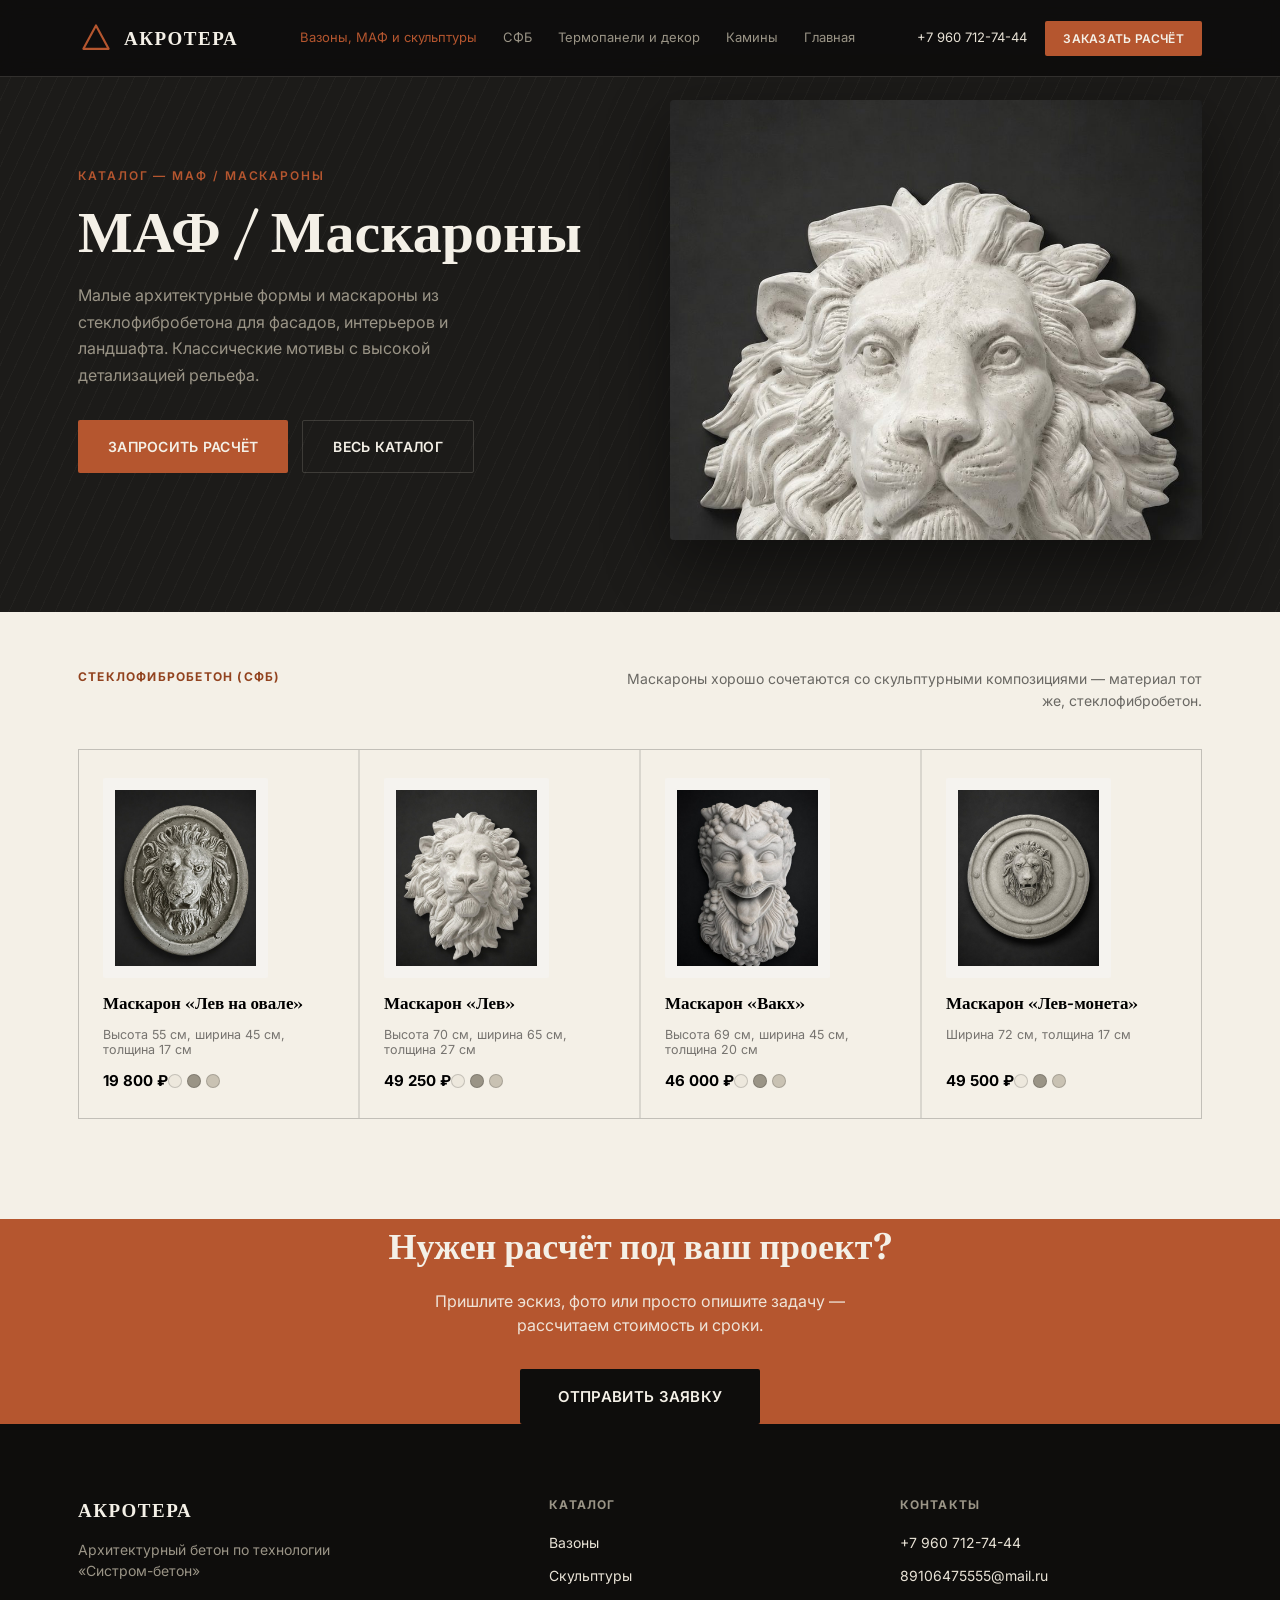
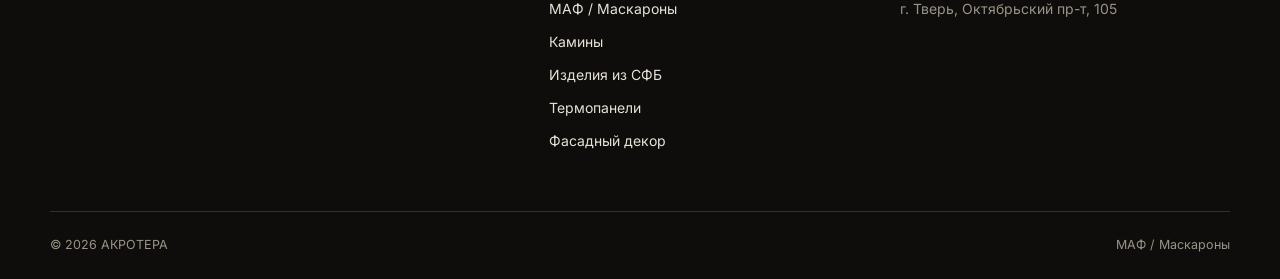
<file: maf.html>
<!DOCTYPE html>
<html lang="ru">
<head>
<meta charset="UTF-8">
<meta name="viewport" content="width=device-width, initial-scale=1.0">
<title>МАФ / Маскароны — АКРОТЕРА</title>
<meta name="description" content="Малые архитектурные формы и маскароны из стеклофибробетона для фасадов, интерьеров и ландшафта. Классические мотивы с высокой детализацией рельефа.">
<link rel="preconnect" href="https://fonts.googleapis.com">
<link rel="preconnect" href="https://fonts.gstatic.com" crossorigin>
<link href="https://fonts.googleapis.com/css2?family=Fraunces:opsz,wght@9..144,400;9..144,500;9..144,600;9..144,700&family=Inter:wght@400;500;600;700&display=swap" rel="stylesheet">
<link rel="stylesheet" href="css/styles.css">
<link rel="stylesheet" href="css/category-page.css">
</head>
<body>

<header class="site-header" id="header">
  <div class="container header-inner">
    <a href="index.html" class="logo">
      <span class="logo-mark" aria-hidden="true">
        <svg viewBox="0 0 40 40" width="36" height="36"><path d="M6 32 L20 6 L34 32 Z M11 32 L29 32" stroke="currentColor" stroke-width="2.4" fill="none" stroke-linejoin="round"/></svg>
      </span>
      <span class="logo-text">АКРОТЕРА</span>
    </a>
        <nav class="main-nav" id="mainNav" aria-label="Навигация">
      <a href="vases.html" style="color:var(--clay)">Вазоны, МАФ и скульптуры</a>
      <a href="sfb.html">СФБ</a>
      <a href="thermopanels.html">Термопанели и декор</a>
      <a href="fireplaces.html">Камины</a>
      <a href="index.html">Главная</a>
    </nav>
    <div class="header-actions">
      <a href="tel:+79607127444" class="header-phone">+7 960 712-74-44</a>
      <button class="btn btn-primary btn-sm" id="openOrderBtn">Заказать расчёт</button>
      <button class="burger" id="burgerBtn" aria-label="Меню" aria-expanded="false">
        <span></span><span></span><span></span>
      </button>
    </div>
  </div>
</header>

<section class="cp-hero" style="--hero-accent:#1C1B19">
  <div class="container cp-hero-inner">
    <div class="cp-hero-text">
      <p class="eyebrow">Каталог — МАФ / Маскароны</p>
      <h1 class="cp-title">МАФ / Маскароны</h1>
      <p class="cp-lead">Малые архитектурные формы и маскароны из стеклофибробетона для фасадов, интерьеров и ландшафта. Классические мотивы с высокой детализацией рельефа.</p>
      <div class="cp-hero-actions">
        <button class="btn btn-primary" id="openOrderBtn2">Запросить расчёт</button>
        <a href="index.html#catalog" class="btn btn-ghost">Весь каталог</a>
      </div>
    </div>
    <div class="cp-hero-img">
      <img src="images/mask-lion-1.jpg" alt="МАФ / Маскароны" onerror="this.style.display='none'">
    </div>
  </div>
</section>

<section class="cp-products section">
  <div class="container">
    <div class="cp-meta">
      <span class="cp-meta-material">Стеклофибробетон (СФБ)</span>
      <p class="cp-note">Маскароны хорошо сочетаются со скульптурными композициями — материал тот же, стеклофибробетон.</p>
    </div>
    <div class="cp-grid" id="cpGrid">
      <button type="button" class="product-card cp-card" data-id="mask-lion-oval">
        <div class="product-thumb has-image"><img src="images/mask-lion-oval.jpg" alt="Маскарон «Лев на овале»" loading="lazy"></div>
        <div class="product-name">Маскарон «Лев на овале»</div>
        <div class="product-dim">Высота 55 см, ширина 45 см, толщина 17 см</div>
        <div class="product-bottom">
          <span class="product-price">19 800 ₽</span>
          <span class="product-swatches"><span class="swatch" style="background:#EDE8DD" title="Белый"></span><span class="swatch" style="background:#9A9486" title="Серый"></span><span class="swatch" style="background:#C9C2B3" title="Мрамор"></span></span>
        </div>
      </button><button type="button" class="product-card cp-card" data-id="mask-lion">
        <div class="product-thumb has-image"><img src="images/mask-lion-1.jpg" alt="Маскарон «Лев»" loading="lazy"></div>
        <div class="product-name">Маскарон «Лев»</div>
        <div class="product-dim">Высота 70 см, ширина 65 см, толщина 27 см</div>
        <div class="product-bottom">
          <span class="product-price">49 250 ₽</span>
          <span class="product-swatches"><span class="swatch" style="background:#EDE8DD" title="Белый"></span><span class="swatch" style="background:#9A9486" title="Серый"></span><span class="swatch" style="background:#C9C2B3" title="Мрамор"></span></span>
        </div>
      </button><button type="button" class="product-card cp-card" data-id="mask-bacchus">
        <div class="product-thumb has-image"><img src="images/mask-bacchus-1.jpg" alt="Маскарон «Вакх»" loading="lazy"></div>
        <div class="product-name">Маскарон «Вакх»</div>
        <div class="product-dim">Высота 69 см, ширина 45 см, толщина 20 см</div>
        <div class="product-bottom">
          <span class="product-price">46 000 ₽</span>
          <span class="product-swatches"><span class="swatch" style="background:#EDE8DD" title="Белый"></span><span class="swatch" style="background:#9A9486" title="Серый"></span><span class="swatch" style="background:#C9C2B3" title="Мрамор"></span></span>
        </div>
      </button><button type="button" class="product-card cp-card" data-id="mask-lion-coin">
        <div class="product-thumb has-image"><img src="images/mask-lion-coin-1.jpg" alt="Маскарон «Лев-монета»" loading="lazy"></div>
        <div class="product-name">Маскарон «Лев-монета»</div>
        <div class="product-dim">Ширина 72 см, толщина 17 см</div>
        <div class="product-bottom">
          <span class="product-price">49 500 ₽</span>
          <span class="product-swatches"><span class="swatch" style="background:#EDE8DD" title="Белый"></span><span class="swatch" style="background:#9A9486" title="Серый"></span><span class="swatch" style="background:#C9C2B3" title="Мрамор"></span></span>
        </div>
      </button>
    </div>
    
  </div>
</section>

<section class="cta">
  <div class="container cta-inner">
    <h2>Нужен расчёт под ваш проект?</h2>
    <p>Пришлите эскиз, фото или просто опишите задачу — рассчитаем стоимость и сроки.</p>
    <button class="btn btn-primary btn-lg" id="openOrderBtn3">Отправить заявку</button>
  </div>
</section>

<footer class="site-footer">
  <div class="container footer-inner">
    <div class="footer-col footer-brand">
      <span class="logo-text">АКРОТЕРА</span>
      <p>Архитектурный бетон по технологии «Систром-бетон»</p>
    </div>
    <div class="footer-col">
      <h4>Каталог</h4>
      <a href="vases.html">Вазоны</a>
      <a href="sculptures.html">Скульптуры</a>
      <a href="maf.html">МАФ / Маскароны</a>
      <a href="fireplaces.html">Камины</a>
      <a href="sfb.html">Изделия из СФБ</a>
      <a href="thermopanels.html">Термопанели</a>
      <a href="facade.html">Фасадный декор</a>
    </div>
    <div class="footer-col">
      <h4>Контакты</h4>
      <a href="tel:+79607127444">+7 960 712-74-44</a>
      <a href="mailto:89106475555@mail.ru">89106475555@mail.ru</a>
      <p>г. Тверь, Октябрьский пр-т, 105</p>
    </div>
  </div>
  <div class="container footer-bottom">
    <span>© 2026 АКРОТЕРА</span>
    <span>МАФ / Маскароны</span>
  </div>
</footer>

<div class="modal-overlay" id="modalOverlay">
  <div class="modal modal-product" role="dialog" aria-modal="true" id="productModalBody_outer" style="display:none"></div>
  <div class="modal" role="dialog" aria-modal="true" aria-labelledby="modalTitle">
    <button class="modal-close" id="modalClose" aria-label="Закрыть">&times;</button>
    <h3 id="modalTitle">Отправить заявку</h3>
    <p class="modal-sub">Опишите задачу — ответим с расчётом стоимости и сроков.</p>
    <form id="orderForm" novalidate>
      <label class="field"><span>Имя</span><input type="text" name="name" required placeholder="Как к вам обращаться"></label>
      <label class="field"><span>Телефон или e-mail</span><input type="text" name="contact" required placeholder="+7 ..."></label>
      <label class="field"><span>Что нужно</span><textarea name="message" rows="4" id="orderMsg" placeholder="Опишите задачу..."></textarea></label>
      <label class="checkbox-field"><input type="checkbox" name="agree" required><span>Согласен на обработку персональных данных</span></label>
      <button type="submit" class="btn btn-primary btn-lg btn-block">Отправить заявку</button>
      <p class="form-status" id="formStatus" role="status" aria-live="polite"></p>
    </form>
  </div>
</div>

<div class="modal-overlay" id="productOverlay">
  <div class="modal modal-product" role="dialog" aria-modal="true" aria-labelledby="pmTitle">
    <button class="modal-close" id="pmClose" aria-label="Закрыть">&times;</button>
    <div id="productModalBody"></div>
  </div>
</div>

<script>
(function(){
  'use strict';
  var DATA = [{"id": "mask-lion-oval", "name": "Маскарон «Лев на овале»", "dimensions": "Высота 55 см, ширина 45 см, толщина 17 см", "weight": "25,5 кг", "price": 19800, "colors": ["Белый", "Серый", "Мрамор"], "images": ["images/mask-lion-oval.jpg"]}, {"id": "mask-lion", "name": "Маскарон «Лев»", "dimensions": "Высота 70 см, ширина 65 см, толщина 27 см", "weight": "49 кг", "price": 49250, "colors": ["Белый", "Серый", "Мрамор"], "images": ["images/mask-lion-1.jpg"]}, {"id": "mask-bacchus", "name": "Маскарон «Вакх»", "dimensions": "Высота 69 см, ширина 45 см, толщина 20 см", "weight": "35 кг", "price": 46000, "colors": ["Белый", "Серый", "Мрамор"], "images": ["images/mask-bacchus-1.jpg"]}, {"id": "mask-lion-coin", "name": "Маскарон «Лев-монета»", "dimensions": "Ширина 72 см, толщина 17 см", "weight": "40 кг", "price": 49500, "colors": ["Белый", "Серый", "Мрамор"], "images": ["images/mask-lion-coin-1.jpg"]}];
  var swatches = {"Белый": "#EDE8DD", "Чёрный": "#1B1A18", "Серый": "#9A9486", "Мрамор": "#C9C2B3"};

  function fmt(p){
    if(p.price_label) return p.price_label;
    if(!p.price) return 'По запросу';
    return new Intl.NumberFormat('ru-RU').format(p.price)+' ₽';
  }

  // Карточки уже в HTML — только подключаем клики
  document.querySelectorAll('.cp-card').forEach(function(card){
    card.addEventListener('click', function(){
      var id = card.dataset.id;
      var p = DATA.find(function(x){return x.id===id;});
      if(!p) return;
      openProductModal(p);
    });
  });

  function openProductModal(p){
    var sw = (p.colors||[]).map(function(c){
      return '<span class="pm-swatch" style="background:'+(swatches[c]||'#ccc')+'" title="'+c+'"></span>';
    }).join('');
    var imgs = p.images||[];
    var mainImg = imgs.length ? '<img src="'+imgs[0]+'" alt="'+p.name+'" id="pmImg">' : '';
    var thumbs = imgs.length>1 ? '<div class="pm-thumbs">'+imgs.map(function(s,i){
      return '<button type="button" class="pm-thumb-btn'+(i===0?' is-active':'')+'" data-src="'+s+'"><img src="'+s+'" alt=""></button>';
    }).join('')+'</div>' : '';
    var hasPriceLabel = p.price_label && p.price_label.indexOf('/') > -1;
    document.getElementById('productModalBody').innerHTML =
      '<div class="pm-thumb'+(imgs.length?' has-image':'')+'">'+mainImg+(imgs.length?'':placeholderSvg())+'</div>'+
      thumbs+
      '<div class="pm-name">'+p.name+'</div>'+
      (p.dimensions?'<div class="pm-row"><span>Размеры</span><span>'+p.dimensions+'</span></div>':'')+
      (p.weight?'<div class="pm-row"><span>Вес</span><span>'+p.weight+'</span></div>':'')+
      '<div class="pm-price"><span class="pm-price-val">'+fmt(p)+'</span><span class="pm-swatches">'+sw+'</span></div>'+
      '<button type="button" class="btn btn-primary btn-block" id="pmOrder">Заказать этот вариант</button>';
    openOverlay(document.getElementById('productOverlay'));
    if(imgs.length>1){
      document.querySelectorAll('.pm-thumb-btn').forEach(function(btn){
        btn.addEventListener('click',function(){
          document.getElementById('pmImg').src=btn.dataset.src;
          document.querySelectorAll('.pm-thumb-btn').forEach(function(b){b.classList.remove('is-active');});
          btn.classList.add('is-active');
        });
      });
    }
    document.getElementById('pmOrder').addEventListener('click',function(){
      closeOverlay(document.getElementById('productOverlay'));
      document.getElementById('orderMsg').value='Интересует: '+p.name;
      openOverlay(document.getElementById('modalOverlay'));
    });
  }

  function placeholderSvg(){
    return '<svg viewBox="0 0 64 64" fill="none" xmlns="http://www.w3.org/2000/svg" width="84" height="84"><path d="M16 50L32 12L48 50ZM22 50L42 50" stroke="currentColor" stroke-width="2.5" stroke-linejoin="round"/></svg>';
  }

  function openOverlay(o){o.classList.add('is-open');document.body.style.overflow='hidden';}
  function closeOverlay(o){o.classList.remove('is-open');document.body.style.overflow='';}

  ['openOrderBtn','openOrderBtn2','openOrderBtn3'].forEach(function(id){
    var b=document.getElementById(id); if(b) b.addEventListener('click',function(){openOverlay(document.getElementById('modalOverlay'));});
  });
  document.getElementById('modalClose').addEventListener('click',function(){closeOverlay(document.getElementById('modalOverlay'));});
  document.getElementById('pmClose').addEventListener('click',function(){closeOverlay(document.getElementById('productOverlay'));});
  document.getElementById('modalOverlay').addEventListener('click',function(e){if(e.target===this) closeOverlay(this);});
  document.getElementById('productOverlay').addEventListener('click',function(e){if(e.target===this) closeOverlay(this);});
  document.addEventListener('keydown',function(e){if(e.key==='Escape'){closeOverlay(document.getElementById('modalOverlay'));closeOverlay(document.getElementById('productOverlay'));}});

  document.getElementById('orderForm').addEventListener('submit',function(e){
    e.preventDefault();
    if(!this.checkValidity()){document.getElementById('formStatus').textContent='Заполните обязательные поля.';document.getElementById('formStatus').className='form-status is-error';return;}
    document.getElementById('formStatus').textContent='Заявка отправлена! Свяжемся с вами в ближайшее время.';
    document.getElementById('formStatus').className='form-status is-success';
    this.reset();
    setTimeout(function(){closeOverlay(document.getElementById('modalOverlay'));},1800);
  });

  var burger=document.getElementById('burgerBtn');
  var nav=document.getElementById('mainNav');
  burger.addEventListener('click',function(){
    var o=nav.classList.toggle('is-open');
    burger.setAttribute('aria-expanded',o?'true':'false');
  });
})();
</script>
</body>
</html>
</file>
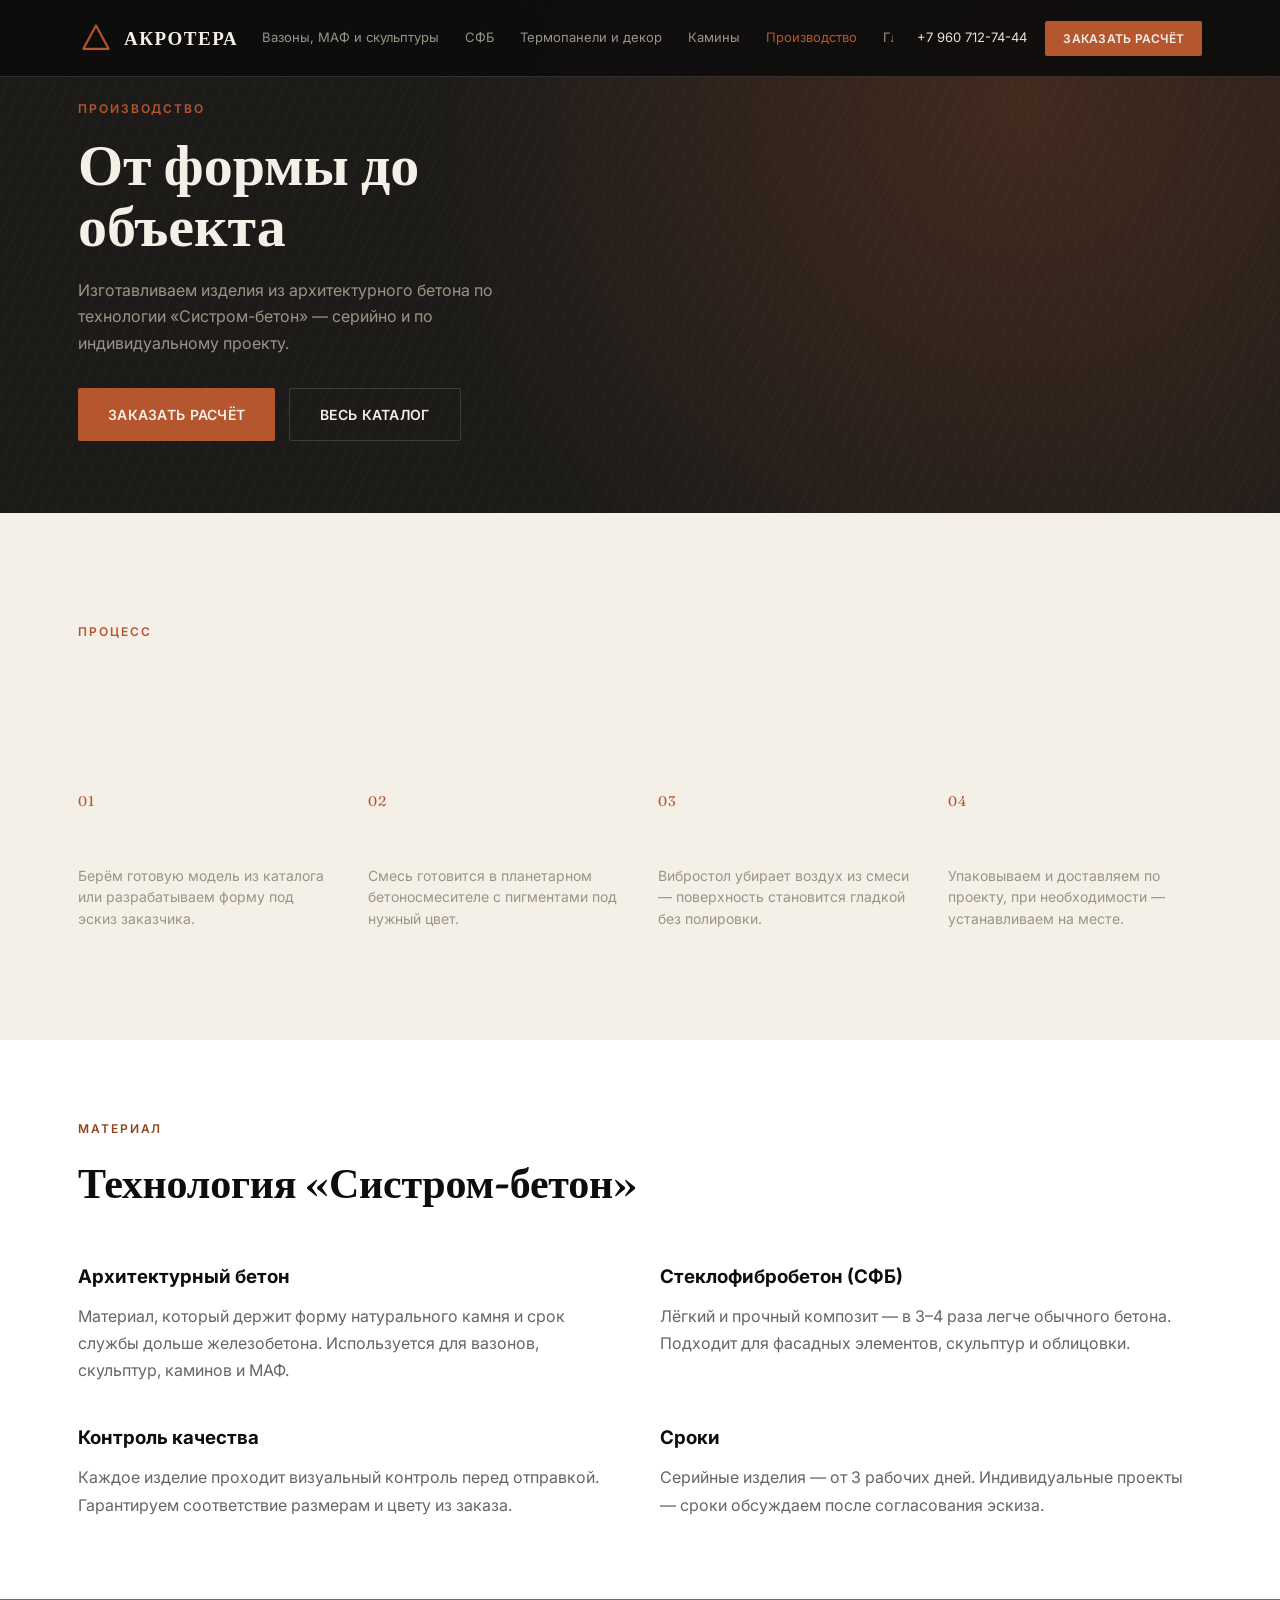
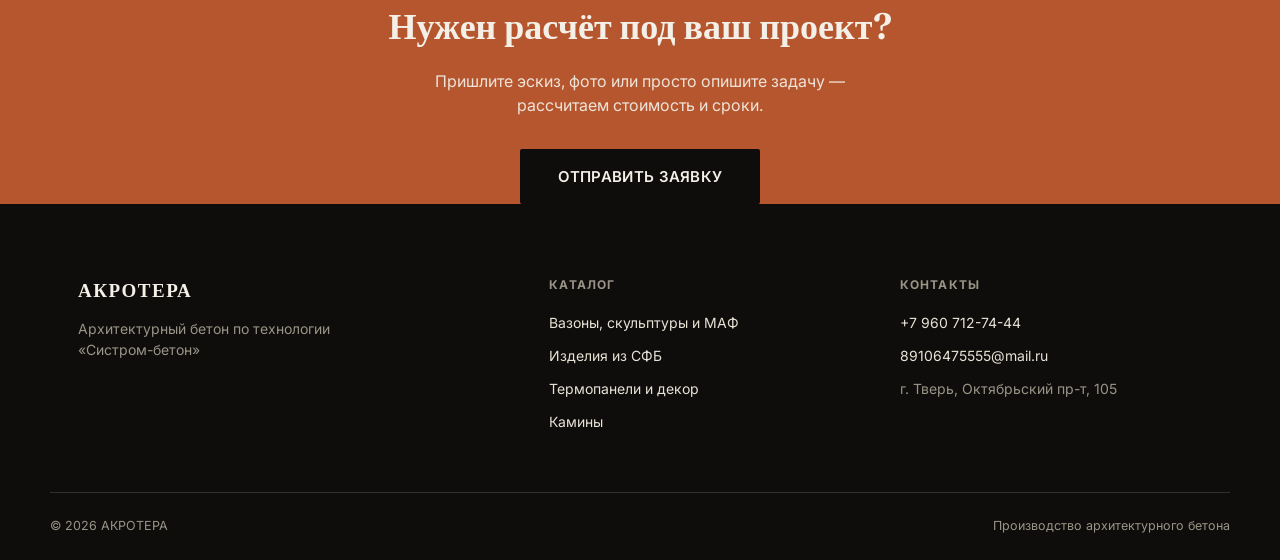
<file: production.html>
<!DOCTYPE html>
<html lang="ru">
<head>
<meta charset="UTF-8">
<meta name="viewport" content="width=device-width, initial-scale=1.0">
<title>Производство — АКРОТЕРА</title>
<meta name="description" content="Производство изделий из архитектурного бетона по технологии Систром-бетон. От эскиза до доставки и монтажа.">
<link rel="preconnect" href="https://fonts.googleapis.com">
<link rel="preconnect" href="https://fonts.gstatic.com" crossorigin>
<link href="https://fonts.googleapis.com/css2?family=Fraunces:opsz,wght@9..144,400;9..144,500;9..144,600;9..144,700&family=Inter:wght@400;500;600;700&display=swap" rel="stylesheet">
<link rel="stylesheet" href="css/styles.css">
<link rel="stylesheet" href="css/category-page.css">
</head>
<body>

<header class="site-header" id="header">
  <div class="container header-inner">
    <a href="index.html" class="logo">
      <span class="logo-mark" aria-hidden="true">
        <svg viewBox="0 0 40 40" width="36" height="36"><path d="M6 32 L20 6 L34 32 Z M11 32 L29 32" stroke="currentColor" stroke-width="2.4" fill="none" stroke-linejoin="round"/></svg>
      </span>
      <span class="logo-text">АКРОТЕРА</span>
    </a>
    <nav class="main-nav" id="mainNav" aria-label="Навигация">
      <a href="vases.html">Вазоны, МАФ и скульптуры</a>
      <a href="sfb.html">СФБ</a>
      <a href="thermopanels.html">Термопанели и декор</a>
      <a href="fireplaces.html">Камины</a>
      <a href="production.html" style="color:var(--clay)">Производство</a>
      <a href="index.html">Главная</a>
    </nav>
    <div class="header-actions">
      <a href="tel:+79607127444" class="header-phone">+7 960 712-74-44</a>
      <button class="btn btn-primary btn-sm" id="openOrderBtn">Заказать расчёт</button>
      <button class="burger" id="burgerBtn" aria-label="Меню" aria-expanded="false">
        <span></span><span></span><span></span>
      </button>
    </div>
  </div>
</header>

<section class="cp-hero" style="--hero-accent:#B5562F">
  <div class="container cp-hero-inner">
    <div class="cp-hero-text">
      <p class="eyebrow">Производство</p>
      <h1 class="cp-title">От формы до объекта</h1>
      <p class="cp-lead">Изготавливаем изделия из архитектурного бетона по технологии «Систром-бетон» — серийно и по индивидуальному проекту.</p>
      <div class="cp-hero-actions">
        <button class="btn btn-primary" id="openOrderBtn2">Заказать расчёт</button>
        <a href="index.html#catalog" class="btn btn-ghost">Весь каталог</a>
      </div>
    </div>
  </div>
</section>

<section class="section production" style="background:var(--stone-paper)">
  <div class="container production-inner">
    <div class="section-head">
      <p class="eyebrow eyebrow-dark">Процесс</p>
      <h2>Как мы работаем</h2>
    </div>
    <div class="steps-grid">
      <div class="step">
        <span class="step-no">01</span>
        <h3>Эскиз и форма</h3>
        <p>Берём готовую модель из каталога или разрабатываем форму под эскиз заказчика.</p>
      </div>
      <div class="step">
        <span class="step-no">02</span>
        <h3>Замес и заливка</h3>
        <p>Смесь готовится в планетарном бетоносмесителе с пигментами под нужный цвет.</p>
      </div>
      <div class="step">
        <span class="step-no">03</span>
        <h3>Уплотнение</h3>
        <p>Вибростол убирает воздух из смеси — поверхность становится гладкой без полировки.</p>
      </div>
      <div class="step">
        <span class="step-no">04</span>
        <h3>Доставка и монтаж</h3>
        <p>Упаковываем и доставляем по проекту, при необходимости — устанавливаем на месте.</p>
      </div>
    </div>
  </div>
</section>

<section class="section" style="background:#fff; padding: 80px 0">
  <div class="container">
    <div class="section-head">
      <p class="eyebrow eyebrow-dark">Материал</p>
      <h2>Технология «Систром-бетон»</h2>
    </div>
    <div style="display:grid; grid-template-columns: 1fr 1fr; gap: 40px; margin-top: 40px">
      <div>
        <h3 style="margin-bottom:12px">Архитектурный бетон</h3>
        <p style="color:#666; line-height:1.7">Материал, который держит форму натурального камня и срок службы дольше железобетона. Используется для вазонов, скульптур, каминов и МАФ.</p>
      </div>
      <div>
        <h3 style="margin-bottom:12px">Стеклофибробетон (СФБ)</h3>
        <p style="color:#666; line-height:1.7">Лёгкий и прочный композит — в 3–4 раза легче обычного бетона. Подходит для фасадных элементов, скульптур и облицовки.</p>
      </div>
      <div>
        <h3 style="margin-bottom:12px">Контроль качества</h3>
        <p style="color:#666; line-height:1.7">Каждое изделие проходит визуальный контроль перед отправкой. Гарантируем соответствие размерам и цвету из заказа.</p>
      </div>
      <div>
        <h3 style="margin-bottom:12px">Сроки</h3>
        <p style="color:#666; line-height:1.7">Серийные изделия — от 3 рабочих дней. Индивидуальные проекты — сроки обсуждаем после согласования эскиза.</p>
      </div>
    </div>
  </div>
</section>

<section class="cta">
  <div class="container cta-inner">
    <h2>Нужен расчёт под ваш проект?</h2>
    <p>Пришлите эскиз, фото или просто опишите задачу — рассчитаем стоимость и сроки.</p>
    <button class="btn btn-primary btn-lg" id="openOrderBtn3">Отправить заявку</button>
  </div>
</section>

<footer class="site-footer">
  <div class="container footer-inner">
    <div class="footer-col footer-brand">
      <span class="logo-text">АКРОТЕРА</span>
      <p>Архитектурный бетон по технологии «Систром-бетон»</p>
    </div>
    <div class="footer-col">
      <h4>Каталог</h4>
      <a href="vases.html">Вазоны, скульптуры и МАФ</a>
      <a href="sfb.html">Изделия из СФБ</a>
      <a href="thermopanels.html">Термопанели и декор</a>
      <a href="fireplaces.html">Камины</a>
    </div>
    <div class="footer-col">
      <h4>Контакты</h4>
      <a href="tel:+79607127444">+7 960 712-74-44</a>
      <a href="mailto:89106475555@mail.ru">89106475555@mail.ru</a>
      <p>г. Тверь, Октябрьский пр-т, 105</p>
    </div>
  </div>
  <div class="container footer-bottom">
    <span>© 2026 АКРОТЕРА</span>
    <span>Производство архитектурного бетона</span>
  </div>
</footer>

<div class="modal-overlay" id="modalOverlay">
  <div class="modal" role="dialog" aria-modal="true" aria-labelledby="modalTitle">
    <button class="modal-close" id="modalClose" aria-label="Закрыть">&times;</button>
    <h3 id="modalTitle">Отправить заявку</h3>
    <p class="modal-sub">Опишите задачу — ответим с расчётом стоимости и сроков.</p>
    <form id="orderForm" novalidate>
      <label class="field"><span>Имя</span><input type="text" name="name" required placeholder="Как к вам обращаться"></label>
      <label class="field"><span>Телефон или e-mail</span><input type="text" name="contact" required placeholder="+7 ..."></label>
      <label class="field"><span>Что нужно</span><textarea name="message" rows="4" placeholder="Опишите задачу..."></textarea></label>
      <label class="checkbox-field"><input type="checkbox" name="agree" required><span>Согласен на обработку персональных данных</span></label>
      <button type="submit" class="btn btn-primary btn-lg btn-block">Отправить заявку</button>
      <p class="form-status" id="formStatus" role="status" aria-live="polite"></p>
    </form>
  </div>
</div>

<script>
(function(){
  var btns = ['openOrderBtn','openOrderBtn2','openOrderBtn3'];
  var overlay = document.getElementById('modalOverlay');
  btns.forEach(function(id){
    var b = document.getElementById(id);
    if(b) b.addEventListener('click', function(){ overlay.classList.add('is-open'); document.body.style.overflow='hidden'; });
  });
  document.getElementById('modalClose').addEventListener('click', function(){ overlay.classList.remove('is-open'); document.body.style.overflow=''; });
  overlay.addEventListener('click', function(e){ if(e.target===overlay){ overlay.classList.remove('is-open'); document.body.style.overflow=''; } });
  document.getElementById('orderForm').addEventListener('submit', function(e){
    e.preventDefault();
    document.getElementById('formStatus').textContent = 'Заявка отправлена!';
    document.getElementById('formStatus').className = 'form-status is-success';
    setTimeout(function(){ overlay.classList.remove('is-open'); document.body.style.overflow=''; }, 1800);
  });
  var burger = document.getElementById('burgerBtn');
  var nav = document.getElementById('mainNav');
  burger.addEventListener('click', function(){ nav.classList.toggle('is-open'); });
})();
</script>
</body>
</html>
</file>
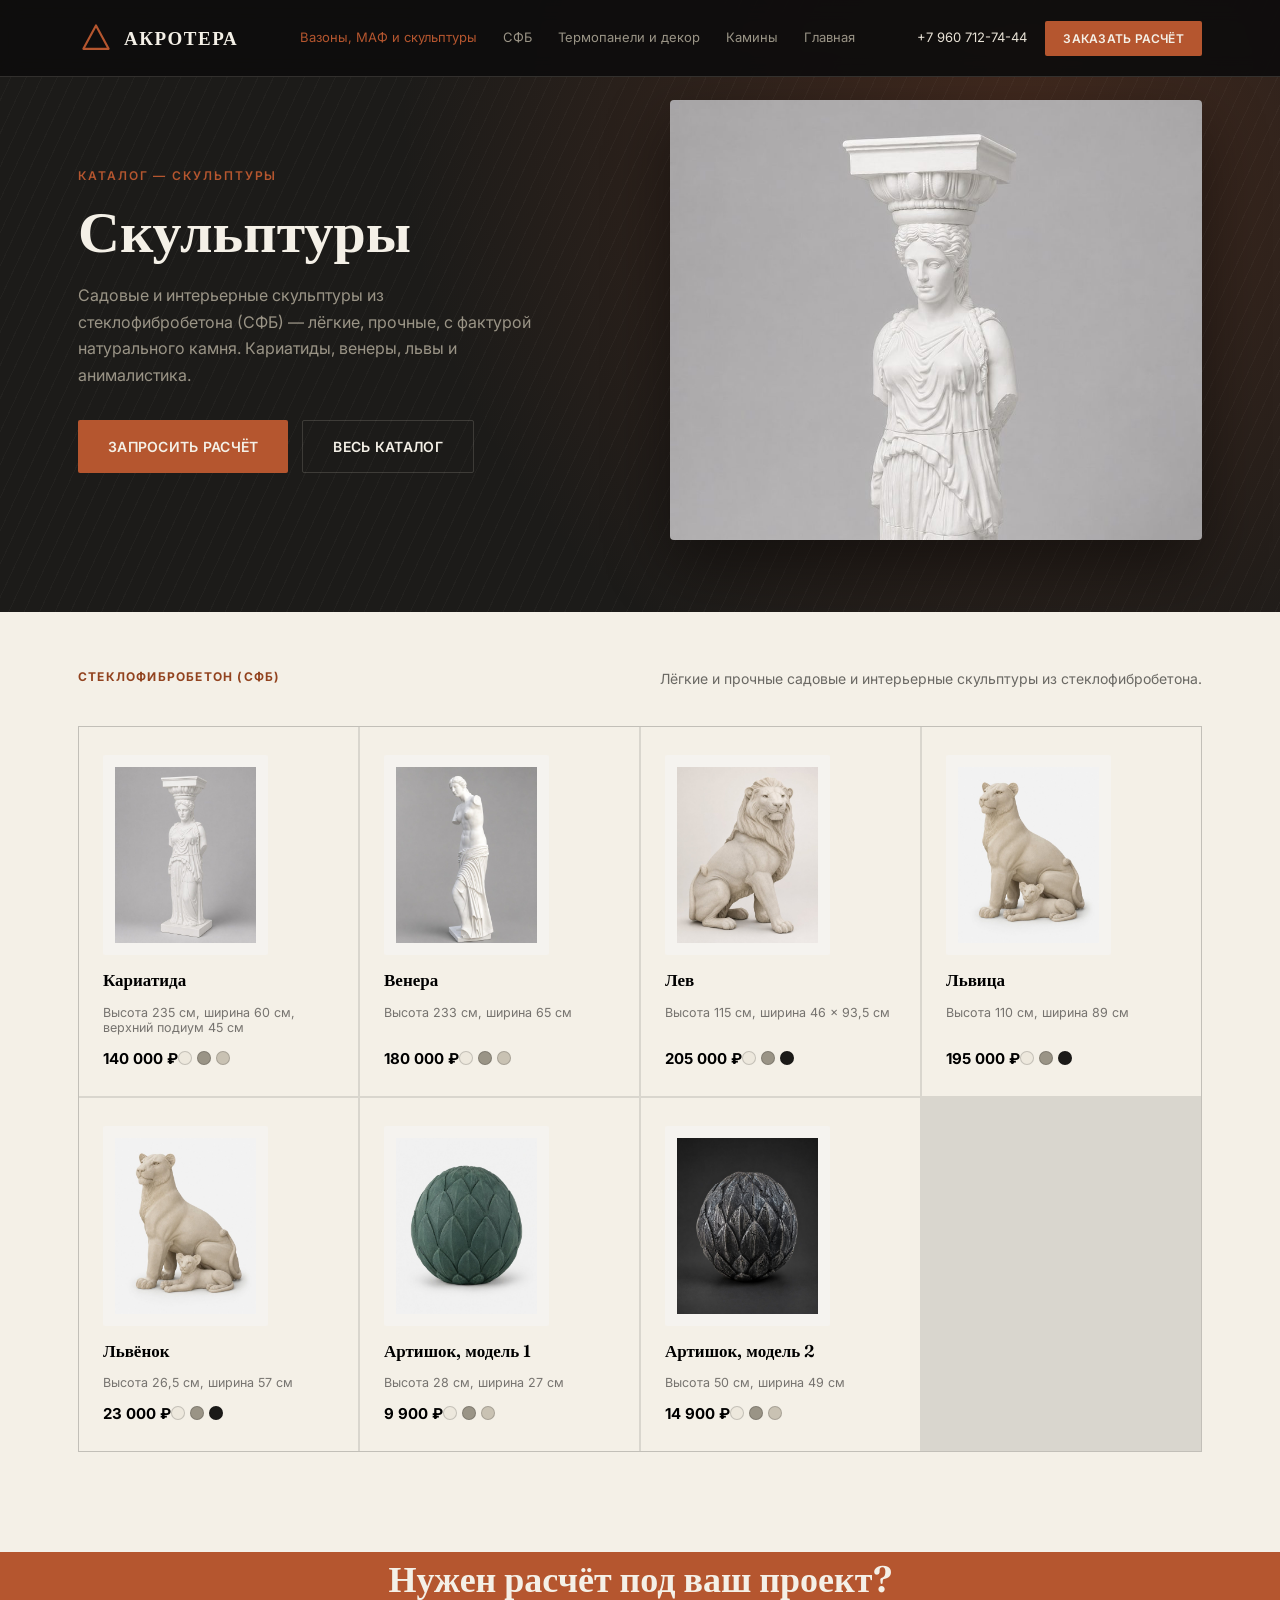
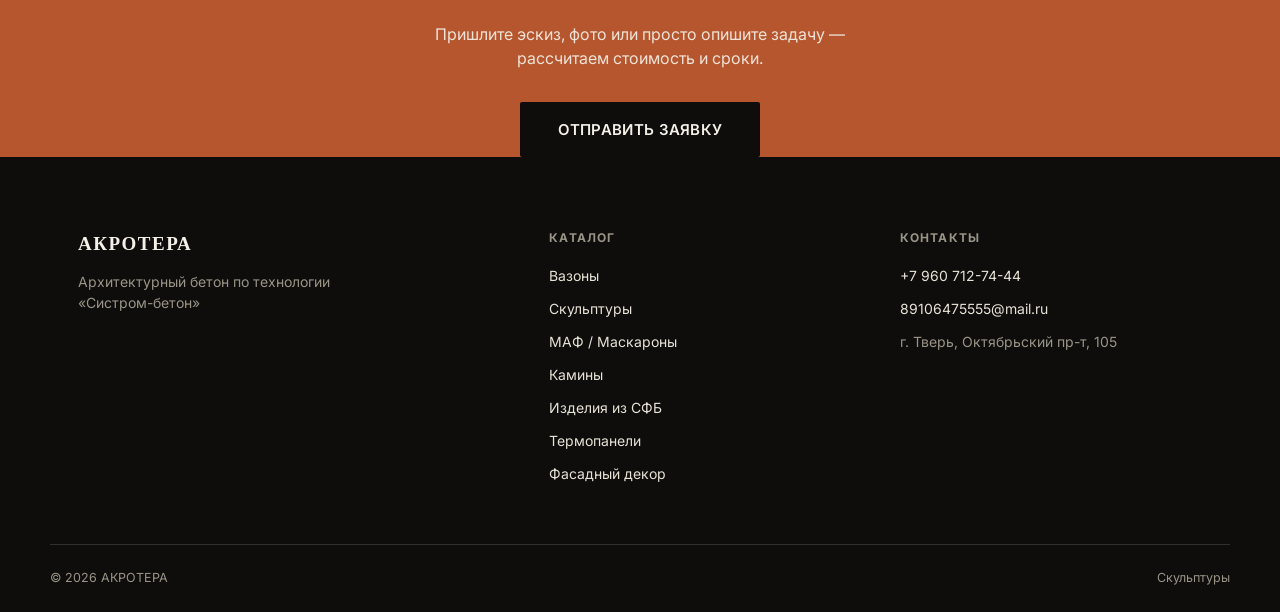
<file: sculptures.html>
<!DOCTYPE html>
<html lang="ru">
<head>
<meta charset="UTF-8">
<meta name="viewport" content="width=device-width, initial-scale=1.0">
<title>Скульптуры — АКРОТЕРА</title>
<meta name="description" content="Садовые и интерьерные скульптуры из стеклофибробетона (СФБ) — лёгкие, прочные, с фактурой натурального камня. Кариатиды, венеры, львы и анималистика.">
<link rel="preconnect" href="https://fonts.googleapis.com">
<link rel="preconnect" href="https://fonts.gstatic.com" crossorigin>
<link href="https://fonts.googleapis.com/css2?family=Fraunces:opsz,wght@9..144,400;9..144,500;9..144,600;9..144,700&family=Inter:wght@400;500;600;700&display=swap" rel="stylesheet">
<link rel="stylesheet" href="css/styles.css">
<link rel="stylesheet" href="css/category-page.css">
</head>
<body>

<header class="site-header" id="header">
  <div class="container header-inner">
    <a href="index.html" class="logo">
      <span class="logo-mark" aria-hidden="true">
        <svg viewBox="0 0 40 40" width="36" height="36"><path d="M6 32 L20 6 L34 32 Z M11 32 L29 32" stroke="currentColor" stroke-width="2.4" fill="none" stroke-linejoin="round"/></svg>
      </span>
      <span class="logo-text">АКРОТЕРА</span>
    </a>
        <nav class="main-nav" id="mainNav" aria-label="Навигация">
      <a href="vases.html" style="color:var(--clay)">Вазоны, МАФ и скульптуры</a>
      <a href="sfb.html">СФБ</a>
      <a href="thermopanels.html">Термопанели и декор</a>
      <a href="fireplaces.html">Камины</a>
      <a href="index.html">Главная</a>
    </nav>
    <div class="header-actions">
      <a href="tel:+79607127444" class="header-phone">+7 960 712-74-44</a>
      <button class="btn btn-primary btn-sm" id="openOrderBtn">Заказать расчёт</button>
      <button class="burger" id="burgerBtn" aria-label="Меню" aria-expanded="false">
        <span></span><span></span><span></span>
      </button>
    </div>
  </div>
</header>

<section class="cp-hero" style="--hero-accent:#B5562F">
  <div class="container cp-hero-inner">
    <div class="cp-hero-text">
      <p class="eyebrow">Каталог — Скульптуры</p>
      <h1 class="cp-title">Скульптуры</h1>
      <p class="cp-lead">Садовые и интерьерные скульптуры из стеклофибробетона (СФБ) — лёгкие, прочные, с фактурой натурального камня. Кариатиды, венеры, львы и анималистика.</p>
      <div class="cp-hero-actions">
        <button class="btn btn-primary" id="openOrderBtn2">Запросить расчёт</button>
        <a href="index.html#catalog" class="btn btn-ghost">Весь каталог</a>
      </div>
    </div>
    <div class="cp-hero-img">
      <img src="images/sculpt-caryatid-1.jpg" alt="Скульптуры" onerror="this.style.display='none'">
    </div>
  </div>
</section>

<section class="cp-products section">
  <div class="container">
    <div class="cp-meta">
      <span class="cp-meta-material">Стеклофибробетон (СФБ)</span>
      <p class="cp-note">Лёгкие и прочные садовые и интерьерные скульптуры из стеклофибробетона.</p>
    </div>
    <div class="cp-grid" id="cpGrid">
      <button type="button" class="product-card cp-card" data-id="sculpt-caryatid">
        <div class="product-thumb has-image"><img src="images/sculpt-caryatid-1.jpg" alt="Кариатида" loading="lazy"></div>
        <div class="product-name">Кариатида</div>
        <div class="product-dim">Высота 235 см, ширина 60 см, верхний подиум 45 см</div>
        <div class="product-bottom">
          <span class="product-price">140 000 ₽</span>
          <span class="product-swatches"><span class="swatch" style="background:#EDE8DD" title="Белый"></span><span class="swatch" style="background:#9A9486" title="Серый"></span><span class="swatch" style="background:#C9C2B3" title="Мрамор"></span></span>
        </div>
      </button><button type="button" class="product-card cp-card" data-id="sculpt-venus">
        <div class="product-thumb has-image"><img src="images/sculpt-venus.jpg" alt="Венера" loading="lazy"></div>
        <div class="product-name">Венера</div>
        <div class="product-dim">Высота 233 см, ширина 65 см</div>
        <div class="product-bottom">
          <span class="product-price">180 000 ₽</span>
          <span class="product-swatches"><span class="swatch" style="background:#EDE8DD" title="Белый"></span><span class="swatch" style="background:#9A9486" title="Серый"></span><span class="swatch" style="background:#C9C2B3" title="Мрамор"></span></span>
        </div>
      </button><button type="button" class="product-card cp-card" data-id="sculpt-lion">
        <div class="product-thumb has-image"><img src="images/sculpt-lion.jpg" alt="Лев" loading="lazy"></div>
        <div class="product-name">Лев</div>
        <div class="product-dim">Высота 115 см, ширина 46 × 93,5 см</div>
        <div class="product-bottom">
          <span class="product-price">205 000 ₽</span>
          <span class="product-swatches"><span class="swatch" style="background:#EDE8DD" title="Белый"></span><span class="swatch" style="background:#9A9486" title="Серый"></span><span class="swatch" style="background:#1B1A18" title="Чёрный"></span></span>
        </div>
      </button><button type="button" class="product-card cp-card" data-id="sculpt-lioness">
        <div class="product-thumb has-image"><img src="images/sculpt-lioness.jpg" alt="Львица" loading="lazy"></div>
        <div class="product-name">Львица</div>
        <div class="product-dim">Высота 110 см, ширина 89 см</div>
        <div class="product-bottom">
          <span class="product-price">195 000 ₽</span>
          <span class="product-swatches"><span class="swatch" style="background:#EDE8DD" title="Белый"></span><span class="swatch" style="background:#9A9486" title="Серый"></span><span class="swatch" style="background:#1B1A18" title="Чёрный"></span></span>
        </div>
      </button><button type="button" class="product-card cp-card" data-id="sculpt-lion-cub">
        <div class="product-thumb has-image"><img src="images/sculpt-lioness.jpg" alt="Львёнок" loading="lazy"></div>
        <div class="product-name">Львёнок</div>
        <div class="product-dim">Высота 26,5 см, ширина 57 см</div>
        <div class="product-bottom">
          <span class="product-price">23 000 ₽</span>
          <span class="product-swatches"><span class="swatch" style="background:#EDE8DD" title="Белый"></span><span class="swatch" style="background:#9A9486" title="Серый"></span><span class="swatch" style="background:#1B1A18" title="Чёрный"></span></span>
        </div>
      </button><button type="button" class="product-card cp-card" data-id="sculpt-artichoke-1">
        <div class="product-thumb has-image"><img src="images/artichoke-2.jpg" alt="Артишок, модель 1" loading="lazy"></div>
        <div class="product-name">Артишок, модель 1</div>
        <div class="product-dim">Высота 28 см, ширина 27 см</div>
        <div class="product-bottom">
          <span class="product-price">9 900 ₽</span>
          <span class="product-swatches"><span class="swatch" style="background:#EDE8DD" title="Белый"></span><span class="swatch" style="background:#9A9486" title="Серый"></span><span class="swatch" style="background:#C9C2B3" title="Мрамор"></span></span>
        </div>
      </button><button type="button" class="product-card cp-card" data-id="sculpt-artichoke-2">
        <div class="product-thumb has-image"><img src="images/artichoke-1.jpg" alt="Артишок, модель 2" loading="lazy"></div>
        <div class="product-name">Артишок, модель 2</div>
        <div class="product-dim">Высота 50 см, ширина 49 см</div>
        <div class="product-bottom">
          <span class="product-price">14 900 ₽</span>
          <span class="product-swatches"><span class="swatch" style="background:#EDE8DD" title="Белый"></span><span class="swatch" style="background:#9A9486" title="Серый"></span><span class="swatch" style="background:#C9C2B3" title="Мрамор"></span></span>
        </div>
      </button>
    </div>
    
  </div>
</section>

<section class="cta">
  <div class="container cta-inner">
    <h2>Нужен расчёт под ваш проект?</h2>
    <p>Пришлите эскиз, фото или просто опишите задачу — рассчитаем стоимость и сроки.</p>
    <button class="btn btn-primary btn-lg" id="openOrderBtn3">Отправить заявку</button>
  </div>
</section>

<footer class="site-footer">
  <div class="container footer-inner">
    <div class="footer-col footer-brand">
      <span class="logo-text">АКРОТЕРА</span>
      <p>Архитектурный бетон по технологии «Систром-бетон»</p>
    </div>
    <div class="footer-col">
      <h4>Каталог</h4>
      <a href="vases.html">Вазоны</a>
      <a href="sculptures.html">Скульптуры</a>
      <a href="maf.html">МАФ / Маскароны</a>
      <a href="fireplaces.html">Камины</a>
      <a href="sfb.html">Изделия из СФБ</a>
      <a href="thermopanels.html">Термопанели</a>
      <a href="facade.html">Фасадный декор</a>
    </div>
    <div class="footer-col">
      <h4>Контакты</h4>
      <a href="tel:+79607127444">+7 960 712-74-44</a>
      <a href="mailto:89106475555@mail.ru">89106475555@mail.ru</a>
      <p>г. Тверь, Октябрьский пр-т, 105</p>
    </div>
  </div>
  <div class="container footer-bottom">
    <span>© 2026 АКРОТЕРА</span>
    <span>Скульптуры</span>
  </div>
</footer>

<div class="modal-overlay" id="modalOverlay">
  <div class="modal modal-product" role="dialog" aria-modal="true" id="productModalBody_outer" style="display:none"></div>
  <div class="modal" role="dialog" aria-modal="true" aria-labelledby="modalTitle">
    <button class="modal-close" id="modalClose" aria-label="Закрыть">&times;</button>
    <h3 id="modalTitle">Отправить заявку</h3>
    <p class="modal-sub">Опишите задачу — ответим с расчётом стоимости и сроков.</p>
    <form id="orderForm" novalidate>
      <label class="field"><span>Имя</span><input type="text" name="name" required placeholder="Как к вам обращаться"></label>
      <label class="field"><span>Телефон или e-mail</span><input type="text" name="contact" required placeholder="+7 ..."></label>
      <label class="field"><span>Что нужно</span><textarea name="message" rows="4" id="orderMsg" placeholder="Опишите задачу..."></textarea></label>
      <label class="checkbox-field"><input type="checkbox" name="agree" required><span>Согласен на обработку персональных данных</span></label>
      <button type="submit" class="btn btn-primary btn-lg btn-block">Отправить заявку</button>
      <p class="form-status" id="formStatus" role="status" aria-live="polite"></p>
    </form>
  </div>
</div>

<div class="modal-overlay" id="productOverlay">
  <div class="modal modal-product" role="dialog" aria-modal="true" aria-labelledby="pmTitle">
    <button class="modal-close" id="pmClose" aria-label="Закрыть">&times;</button>
    <div id="productModalBody"></div>
  </div>
</div>

<script>
(function(){
  'use strict';
  var DATA = [{"id": "sculpt-caryatid", "name": "Кариатида", "dimensions": "Высота 235 см, ширина 60 см, верхний подиум 45 см", "weight": "200 кг", "price": 140000, "colors": ["Белый", "Серый", "Мрамор"], "images": ["images/sculpt-caryatid-1.jpg", "images/sculpt-caryatid-2.jpg"]}, {"id": "sculpt-venus", "name": "Венера", "dimensions": "Высота 233 см, ширина 65 см", "weight": "187 кг", "price": 180000, "colors": ["Белый", "Серый", "Мрамор"], "images": ["images/sculpt-venus.jpg"]}, {"id": "sculpt-lion", "name": "Лев", "dimensions": "Высота 115 см, ширина 46 × 93,5 см", "weight": "300 кг", "price": 205000, "colors": ["Белый", "Серый", "Чёрный"], "images": ["images/sculpt-lion.jpg"]}, {"id": "sculpt-lioness", "name": "Львица", "dimensions": "Высота 110 см, ширина 89 см", "weight": "250 кг", "price": 195000, "colors": ["Белый", "Серый", "Чёрный"], "images": ["images/sculpt-lioness.jpg"]}, {"id": "sculpt-lion-cub", "name": "Львёнок", "dimensions": "Высота 26,5 см, ширина 57 см", "weight": "16 кг", "price": 23000, "colors": ["Белый", "Серый", "Чёрный"], "images": ["images/sculpt-lioness.jpg"]}, {"id": "sculpt-artichoke-1", "name": "Артишок, модель 1", "dimensions": "Высота 28 см, ширина 27 см", "weight": "12 кг", "price": 9900, "colors": ["Белый", "Серый", "Мрамор"], "images": ["images/artichoke-2.jpg", "images/artichoke-3.jpg"]}, {"id": "sculpt-artichoke-2", "name": "Артишок, модель 2", "dimensions": "Высота 50 см, ширина 49 см", "weight": "30 кг", "price": 14900, "colors": ["Белый", "Серый", "Мрамор"], "images": ["images/artichoke-1.jpg", "images/artichoke-3.jpg"]}];
  var swatches = {"Белый": "#EDE8DD", "Чёрный": "#1B1A18", "Серый": "#9A9486", "Мрамор": "#C9C2B3"};

  function fmt(p){
    if(p.price_label) return p.price_label;
    if(!p.price) return 'По запросу';
    return new Intl.NumberFormat('ru-RU').format(p.price)+' ₽';
  }

  // Карточки уже в HTML — только подключаем клики
  document.querySelectorAll('.cp-card').forEach(function(card){
    card.addEventListener('click', function(){
      var id = card.dataset.id;
      var p = DATA.find(function(x){return x.id===id;});
      if(!p) return;
      openProductModal(p);
    });
  });

  function openProductModal(p){
    var sw = (p.colors||[]).map(function(c){
      return '<span class="pm-swatch" style="background:'+(swatches[c]||'#ccc')+'" title="'+c+'"></span>';
    }).join('');
    var imgs = p.images||[];
    var mainImg = imgs.length ? '<img src="'+imgs[0]+'" alt="'+p.name+'" id="pmImg">' : '';
    var thumbs = imgs.length>1 ? '<div class="pm-thumbs">'+imgs.map(function(s,i){
      return '<button type="button" class="pm-thumb-btn'+(i===0?' is-active':'')+'" data-src="'+s+'"><img src="'+s+'" alt=""></button>';
    }).join('')+'</div>' : '';
    var hasPriceLabel = p.price_label && p.price_label.indexOf('/') > -1;
    document.getElementById('productModalBody').innerHTML =
      '<div class="pm-thumb'+(imgs.length?' has-image':'')+'">'+mainImg+(imgs.length?'':placeholderSvg())+'</div>'+
      thumbs+
      '<div class="pm-name">'+p.name+'</div>'+
      (p.dimensions?'<div class="pm-row"><span>Размеры</span><span>'+p.dimensions+'</span></div>':'')+
      (p.weight?'<div class="pm-row"><span>Вес</span><span>'+p.weight+'</span></div>':'')+
      '<div class="pm-price"><span class="pm-price-val">'+fmt(p)+'</span><span class="pm-swatches">'+sw+'</span></div>'+
      '<button type="button" class="btn btn-primary btn-block" id="pmOrder">Заказать этот вариант</button>';
    openOverlay(document.getElementById('productOverlay'));
    if(imgs.length>1){
      document.querySelectorAll('.pm-thumb-btn').forEach(function(btn){
        btn.addEventListener('click',function(){
          document.getElementById('pmImg').src=btn.dataset.src;
          document.querySelectorAll('.pm-thumb-btn').forEach(function(b){b.classList.remove('is-active');});
          btn.classList.add('is-active');
        });
      });
    }
    document.getElementById('pmOrder').addEventListener('click',function(){
      closeOverlay(document.getElementById('productOverlay'));
      document.getElementById('orderMsg').value='Интересует: '+p.name;
      openOverlay(document.getElementById('modalOverlay'));
    });
  }

  function placeholderSvg(){
    return '<svg viewBox="0 0 64 64" fill="none" xmlns="http://www.w3.org/2000/svg" width="84" height="84"><path d="M16 50L32 12L48 50ZM22 50L42 50" stroke="currentColor" stroke-width="2.5" stroke-linejoin="round"/></svg>';
  }

  function openOverlay(o){o.classList.add('is-open');document.body.style.overflow='hidden';}
  function closeOverlay(o){o.classList.remove('is-open');document.body.style.overflow='';}

  ['openOrderBtn','openOrderBtn2','openOrderBtn3'].forEach(function(id){
    var b=document.getElementById(id); if(b) b.addEventListener('click',function(){openOverlay(document.getElementById('modalOverlay'));});
  });
  document.getElementById('modalClose').addEventListener('click',function(){closeOverlay(document.getElementById('modalOverlay'));});
  document.getElementById('pmClose').addEventListener('click',function(){closeOverlay(document.getElementById('productOverlay'));});
  document.getElementById('modalOverlay').addEventListener('click',function(e){if(e.target===this) closeOverlay(this);});
  document.getElementById('productOverlay').addEventListener('click',function(e){if(e.target===this) closeOverlay(this);});
  document.addEventListener('keydown',function(e){if(e.key==='Escape'){closeOverlay(document.getElementById('modalOverlay'));closeOverlay(document.getElementById('productOverlay'));}});

  document.getElementById('orderForm').addEventListener('submit',function(e){
    e.preventDefault();
    if(!this.checkValidity()){document.getElementById('formStatus').textContent='Заполните обязательные поля.';document.getElementById('formStatus').className='form-status is-error';return;}
    document.getElementById('formStatus').textContent='Заявка отправлена! Свяжемся с вами в ближайшее время.';
    document.getElementById('formStatus').className='form-status is-success';
    this.reset();
    setTimeout(function(){closeOverlay(document.getElementById('modalOverlay'));},1800);
  });

  var burger=document.getElementById('burgerBtn');
  var nav=document.getElementById('mainNav');
  burger.addEventListener('click',function(){
    var o=nav.classList.toggle('is-open');
    burger.setAttribute('aria-expanded',o?'true':'false');
  });
})();
</script>
</body>
</html>
</file>
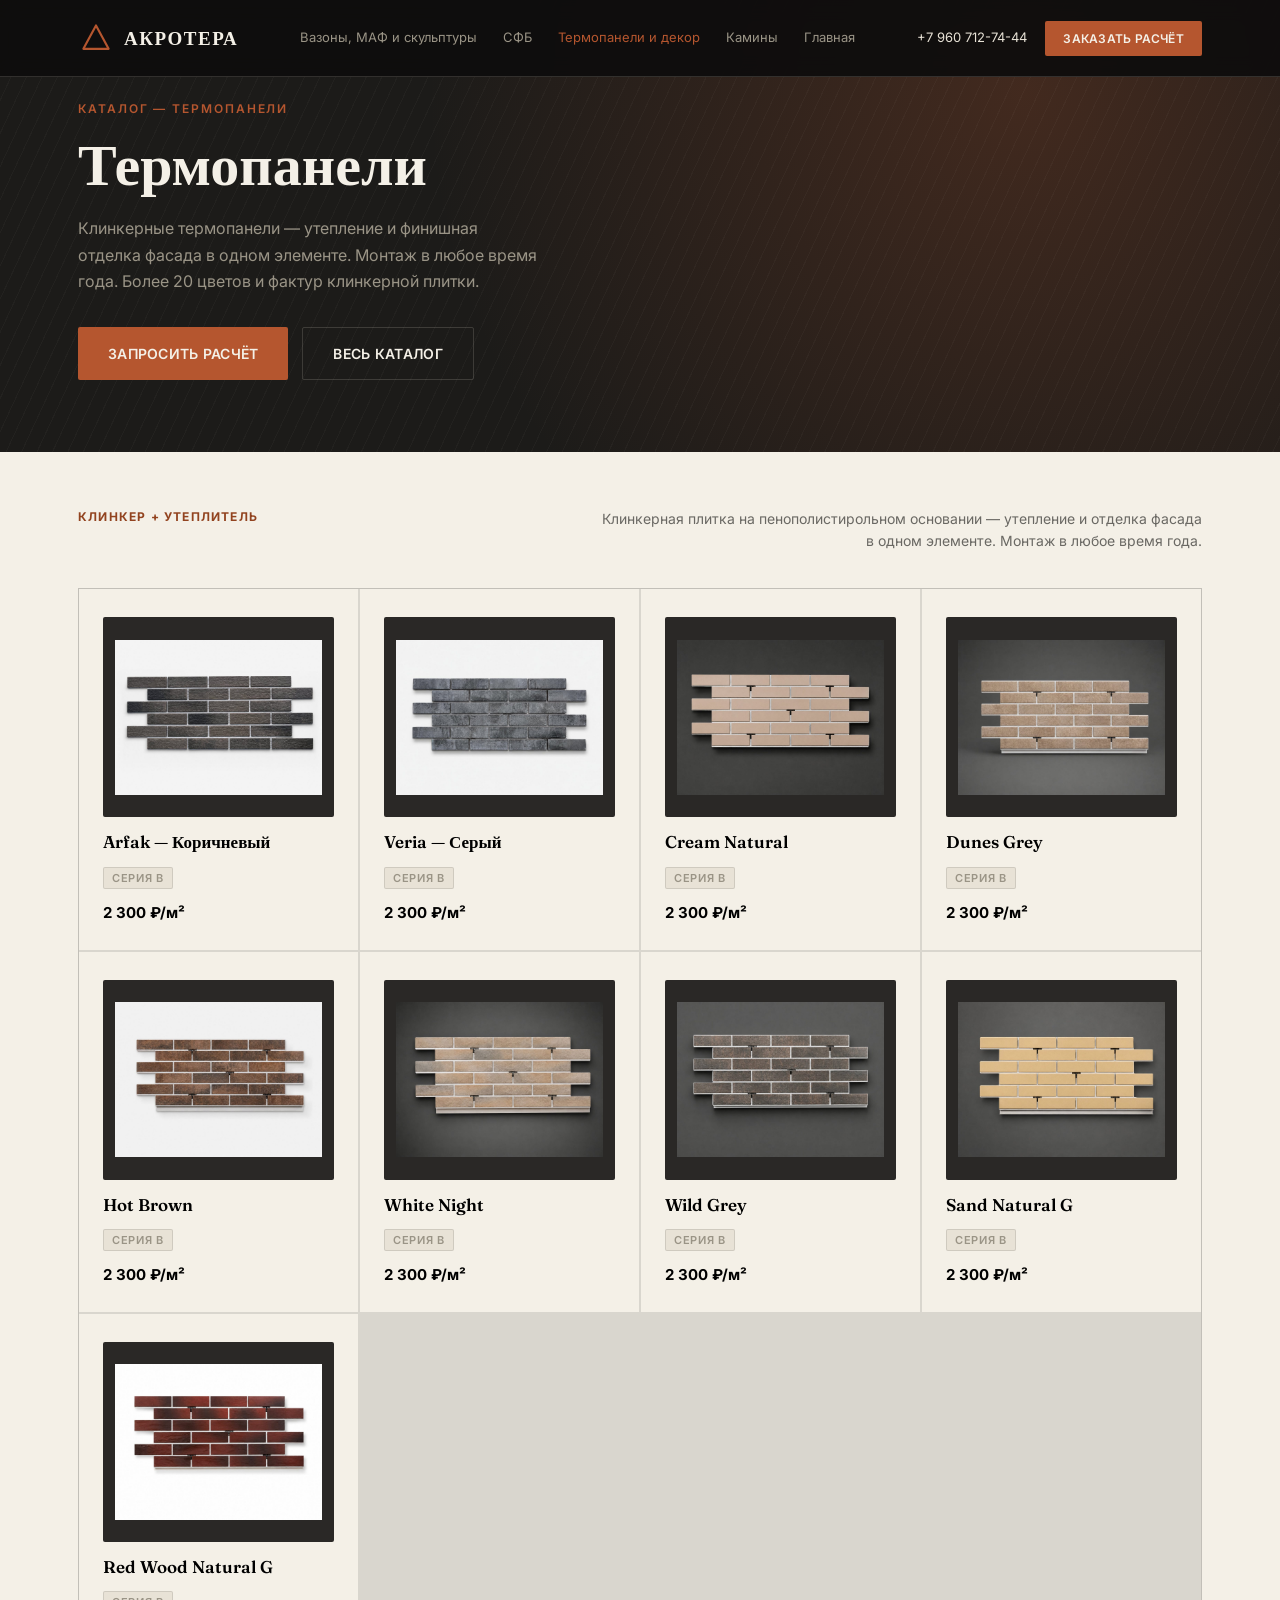
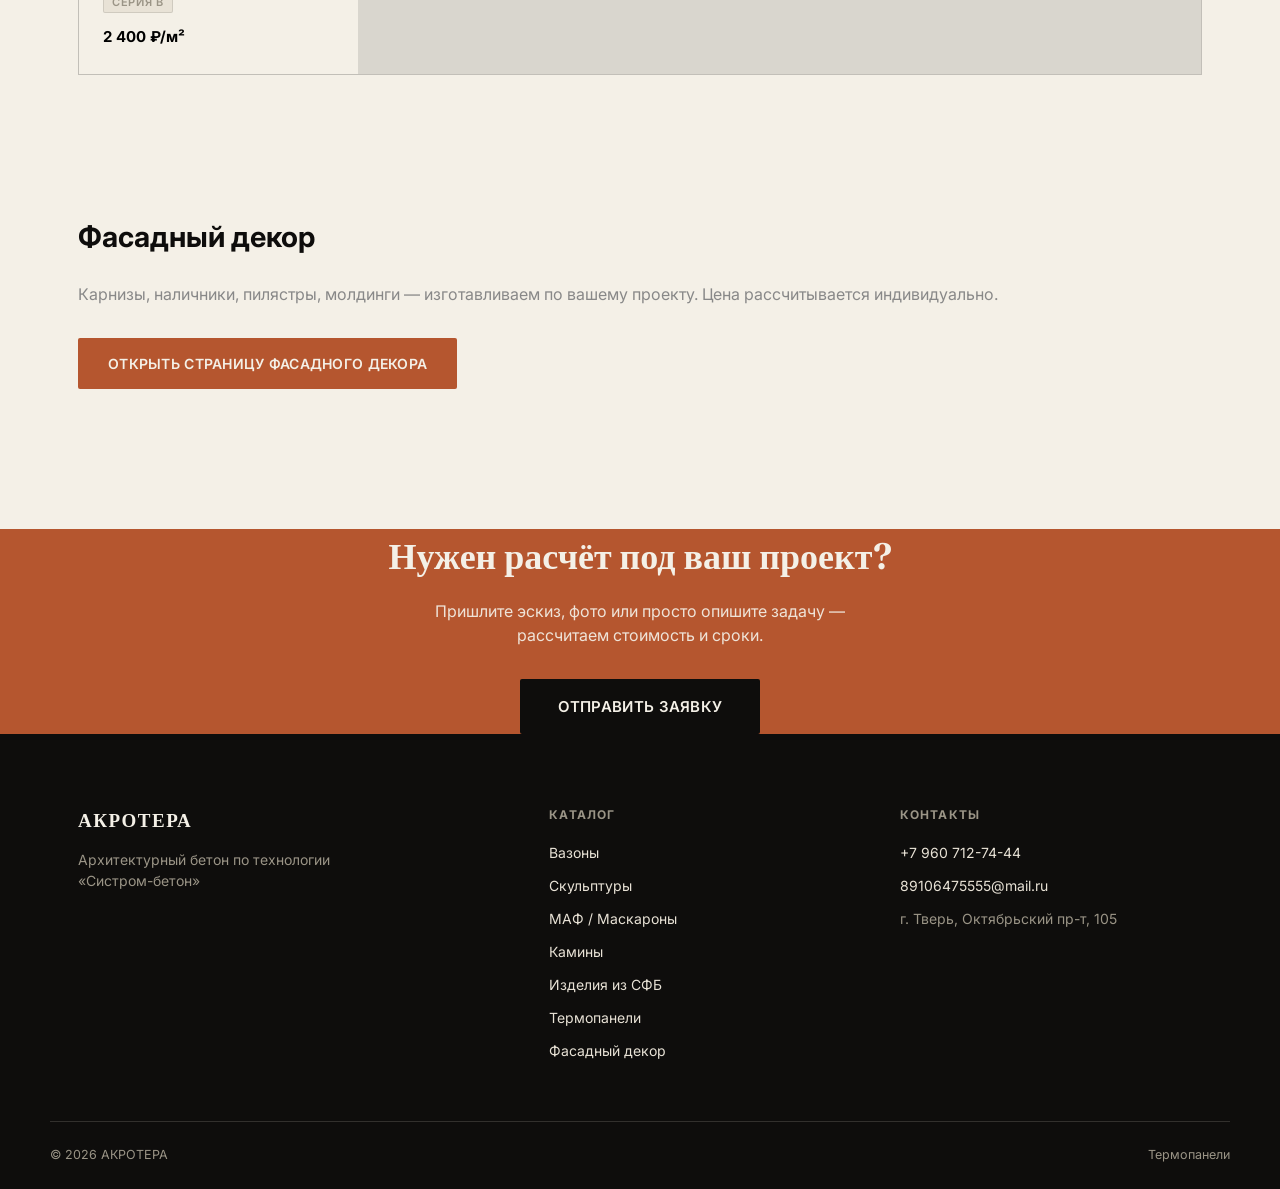
<file: thermopanels.html>
<!DOCTYPE html>
<html lang="ru">
<head>
<meta charset="UTF-8">
<meta name="viewport" content="width=device-width, initial-scale=1.0">
<title>Термопанели — АКРОТЕРА</title>
<meta name="description" content="Клинкерные термопанели — утепление и финишная отделка фасада в одном элементе. Монтаж в любое время года. Более 20 цветов и фактур клинкерной плитки.">
<link rel="preconnect" href="https://fonts.googleapis.com">
<link rel="preconnect" href="https://fonts.gstatic.com" crossorigin>
<link href="https://fonts.googleapis.com/css2?family=Fraunces:opsz,wght@9..144,400;9..144,500;9..144,600;9..144,700&family=Inter:wght@400;500;600;700&display=swap" rel="stylesheet">
<link rel="stylesheet" href="css/styles.css">
<link rel="stylesheet" href="css/category-page.css">
</head>
<body>

<header class="site-header" id="header">
  <div class="container header-inner">
    <a href="index.html" class="logo">
      <span class="logo-mark" aria-hidden="true">
        <svg viewBox="0 0 40 40" width="36" height="36"><path d="M6 32 L20 6 L34 32 Z M11 32 L29 32" stroke="currentColor" stroke-width="2.4" fill="none" stroke-linejoin="round"/></svg>
      </span>
      <span class="logo-text">АКРОТЕРА</span>
    </a>
        <nav class="main-nav" id="mainNav" aria-label="Навигация">
      <a href="vases.html">Вазоны, МАФ и скульптуры</a>
      <a href="sfb.html">СФБ</a>
      <a href="thermopanels.html" style="color:var(--clay)">Термопанели и декор</a>
      <a href="fireplaces.html">Камины</a>
      <a href="index.html">Главная</a>
    </nav>
    <div class="header-actions">
      <a href="tel:+79607127444" class="header-phone">+7 960 712-74-44</a>
      <button class="btn btn-primary btn-sm" id="openOrderBtn">Заказать расчёт</button>
      <button class="burger" id="burgerBtn" aria-label="Меню" aria-expanded="false">
        <span></span><span></span><span></span>
      </button>
    </div>
  </div>
</header>

<section class="cp-hero" style="--hero-accent:#B5562F">
  <div class="container cp-hero-inner">
    <div class="cp-hero-text">
      <p class="eyebrow">Каталог — Термопанели</p>
      <h1 class="cp-title">Термопанели</h1>
      <p class="cp-lead">Клинкерные термопанели — утепление и финишная отделка фасада в одном элементе. Монтаж в любое время года. Более 20 цветов и фактур клинкерной плитки.</p>
      <div class="cp-hero-actions">
        <button class="btn btn-primary" id="openOrderBtn2">Запросить расчёт</button>
        <a href="index.html#catalog" class="btn btn-ghost">Весь каталог</a>
      </div>
    </div>
    <div class="cp-hero-img">
      <!-- Фото термопанели для hero-блока: разместите в images/thermo/tp-hero-panel.jpg -->
    </div>
  </div>
</section>

<section class="cp-products section">
  <div class="container">
    <div class="cp-meta">
      <span class="cp-meta-material">Клинкер + утеплитель</span>
      <p class="cp-note">Клинкерная плитка на пенополистирольном основании — утепление и отделка фасада в одном элементе. Монтаж в любое время года.</p>
    </div>
    <div class="cp-grid" id="cpGrid">
      <button type="button" class="product-card cp-card" data-id="tp-arfak-b">
        <div class="product-thumb has-image"><img src="images/thermo/tp-arfak-2300.jpg" alt="Arfak — Коричневый" loading="lazy"></div>
        <div class="product-name">Arfak — Коричневый</div>
        <span class="series-badge">Серия B</span>
        <div class="product-bottom">
          <span class="product-price">2 300 ₽/м²</span>
          <span class="product-swatches"></span>
        </div>
      </button><button type="button" class="product-card cp-card" data-id="tp-veria-b">
        <div class="product-thumb has-image"><img src="images/thermo/tp-veria-2300.jpg" alt="Veria — Серый" loading="lazy"></div>
        <div class="product-name">Veria — Серый</div>
        <span class="series-badge">Серия B</span>
        <div class="product-bottom">
          <span class="product-price">2 300 ₽/м²</span>
          <span class="product-swatches"></span>
        </div>
      </button><button type="button" class="product-card cp-card" data-id="tp-cream-b">
        <div class="product-thumb has-image"><img src="images/thermo/tp-cream-natural-2300.jpg" alt="Cream Natural" loading="lazy"></div>
        <div class="product-name">Cream Natural</div>
        <span class="series-badge">Серия B</span>
        <div class="product-bottom">
          <span class="product-price">2 300 ₽/м²</span>
          <span class="product-swatches"></span>
        </div>
      </button><button type="button" class="product-card cp-card" data-id="tp-dunes-b">
        <div class="product-thumb has-image"><img src="images/thermo/tp-dunes-grey-2300.jpg" alt="Dunes Grey" loading="lazy"></div>
        <div class="product-name">Dunes Grey</div>
        <span class="series-badge">Серия B</span>
        <div class="product-bottom">
          <span class="product-price">2 300 ₽/м²</span>
          <span class="product-swatches"></span>
        </div>
      </button><button type="button" class="product-card cp-card" data-id="tp-hot-brown-b">
        <div class="product-thumb has-image"><img src="images/thermo/tp-hot-brown-2300.jpg" alt="Hot Brown" loading="lazy"></div>
        <div class="product-name">Hot Brown</div>
        <span class="series-badge">Серия B</span>
        <div class="product-bottom">
          <span class="product-price">2 300 ₽/м²</span>
          <span class="product-swatches"></span>
        </div>
      </button><button type="button" class="product-card cp-card" data-id="tp-white-night-b">
        <div class="product-thumb has-image"><img src="images/thermo/tp-white-night-2300.jpg" alt="White Night" loading="lazy"></div>
        <div class="product-name">White Night</div>
        <span class="series-badge">Серия B</span>
        <div class="product-bottom">
          <span class="product-price">2 300 ₽/м²</span>
          <span class="product-swatches"></span>
        </div>
      </button><button type="button" class="product-card cp-card" data-id="tp-wild-grey">
        <div class="product-thumb has-image"><img src="images/thermo/tp-wild-grey-2300.jpg" alt="Wild Grey" loading="lazy"></div>
        <div class="product-name">Wild Grey</div>
        <span class="series-badge">Серия B</span>
        <div class="product-bottom">
          <span class="product-price">2 300 ₽/м²</span>
          <span class="product-swatches"></span>
        </div>
      </button><button type="button" class="product-card cp-card" data-id="tp-sand-b">
        <div class="product-thumb has-image"><img src="images/thermo/tp-sand-g-2300.jpg" alt="Sand Natural G" loading="lazy"></div>
        <div class="product-name">Sand Natural G</div>
        <span class="series-badge">Серия B</span>
        <div class="product-bottom">
          <span class="product-price">2 300 ₽/м²</span>
          <span class="product-swatches"></span>
        </div>
      </button><button type="button" class="product-card cp-card" data-id="tp-red-wood-b">
        <div class="product-thumb has-image"><img src="images/thermo/tp-red-wood-g-2400.jpg" alt="Red Wood Natural G" loading="lazy"></div>
        <div class="product-name">Red Wood Natural G</div>
        <span class="series-badge">Серия B</span>
        <div class="product-bottom">
          <span class="product-price">2 400 ₽/м²</span>
          <span class="product-swatches"></span>
        </div>
      </button>
    </div>
    
  </div>
</section>


<section class="cp-products section" style="padding-top:0">
  <div class="container">
    <h2 class="cp-section-title" style="padding:40px 0 24px">Фасадный декор</h2>
    <p style="color:#888;margin-bottom:32px">Карнизы, наличники, пилястры, молдинги — изготавливаем по вашему проекту. Цена рассчитывается индивидуально.</p>
    <a href="facade.html" class="btn btn-primary" style="margin-bottom:40px;display:inline-block">Открыть страницу фасадного декора</a>
  </div>
</section>

<section class="cta">
  <div class="container cta-inner">
    <h2>Нужен расчёт под ваш проект?</h2>
    <p>Пришлите эскиз, фото или просто опишите задачу — рассчитаем стоимость и сроки.</p>
    <button class="btn btn-primary btn-lg" id="openOrderBtn3">Отправить заявку</button>
  </div>
</section>

<footer class="site-footer">
  <div class="container footer-inner">
    <div class="footer-col footer-brand">
      <span class="logo-text">АКРОТЕРА</span>
      <p>Архитектурный бетон по технологии «Систром-бетон»</p>
    </div>
    <div class="footer-col">
      <h4>Каталог</h4>
      <a href="vases.html">Вазоны</a>
      <a href="sculptures.html">Скульптуры</a>
      <a href="maf.html">МАФ / Маскароны</a>
      <a href="fireplaces.html">Камины</a>
      <a href="sfb.html">Изделия из СФБ</a>
      <a href="thermopanels.html">Термопанели</a>
      <a href="facade.html">Фасадный декор</a>
    </div>
    <div class="footer-col">
      <h4>Контакты</h4>
      <a href="tel:+79607127444">+7 960 712-74-44</a>
      <a href="mailto:89106475555@mail.ru">89106475555@mail.ru</a>
      <p>г. Тверь, Октябрьский пр-т, 105</p>
    </div>
  </div>
  <div class="container footer-bottom">
    <span>© 2026 АКРОТЕРА</span>
    <span>Термопанели</span>
  </div>
</footer>

<div class="modal-overlay" id="modalOverlay">
  <div class="modal modal-product" role="dialog" aria-modal="true" id="productModalBody_outer" style="display:none"></div>
  <div class="modal" role="dialog" aria-modal="true" aria-labelledby="modalTitle">
    <button class="modal-close" id="modalClose" aria-label="Закрыть">&times;</button>
    <h3 id="modalTitle">Отправить заявку</h3>
    <p class="modal-sub">Опишите задачу — ответим с расчётом стоимости и сроков.</p>
    <form id="orderForm" novalidate>
      <label class="field"><span>Имя</span><input type="text" name="name" required placeholder="Как к вам обращаться"></label>
      <label class="field"><span>Телефон или e-mail</span><input type="text" name="contact" required placeholder="+7 ..."></label>
      <label class="field"><span>Что нужно</span><textarea name="message" rows="4" id="orderMsg" placeholder="Опишите задачу..."></textarea></label>
      <label class="checkbox-field"><input type="checkbox" name="agree" required><span>Согласен на обработку персональных данных</span></label>
      <button type="submit" class="btn btn-primary btn-lg btn-block">Отправить заявку</button>
      <p class="form-status" id="formStatus" role="status" aria-live="polite"></p>
    </form>
  </div>
</div>

<div class="modal-overlay" id="productOverlay">
  <div class="modal modal-product" role="dialog" aria-modal="true" aria-labelledby="pmTitle">
    <button class="modal-close" id="pmClose" aria-label="Закрыть">&times;</button>
    <div id="productModalBody"></div>
  </div>
</div>

<script>
(function(){
  'use strict';
  var DATA = [{"id": "tp-arfak-b", "name": "Arfak — Коричневый", "dimensions": "Серия B", "weight": null, "price": null, "price_label": "2 300 ₽/м²", "colors": [], "images": ["images/thermo/tp-arfak-2300.jpg"]},{"id": "tp-veria-b", "name": "Veria — Серый", "dimensions": "Серия B", "weight": null, "price": null, "price_label": "2 300 ₽/м²", "colors": [], "images": ["images/thermo/tp-veria-2300.jpg"]},{"id": "tp-cream-b", "name": "Cream Natural", "dimensions": "Серия B", "weight": null, "price": null, "price_label": "2 300 ₽/м²", "colors": [], "images": ["images/thermo/tp-cream-natural-2300.jpg"]},{"id": "tp-dunes-b", "name": "Dunes Grey", "dimensions": "Серия B", "weight": null, "price": null, "price_label": "2 300 ₽/м²", "colors": [], "images": ["images/thermo/tp-dunes-grey-2300.jpg"]},{"id": "tp-hot-brown-b", "name": "Hot Brown", "dimensions": "Серия B", "weight": null, "price": null, "price_label": "2 300 ₽/м²", "colors": [], "images": ["images/thermo/tp-hot-brown-2300.jpg"]},{"id": "tp-white-night-b", "name": "White Night", "dimensions": "Серия B", "weight": null, "price": null, "price_label": "2 300 ₽/м²", "colors": [], "images": ["images/thermo/tp-white-night-2300.jpg"]},{"id": "tp-wild-grey", "name": "Wild Grey", "dimensions": "Серия B", "weight": null, "price": null, "price_label": "2 300 ₽/м²", "colors": [], "images": ["images/thermo/tp-wild-grey-2300.jpg"]},{"id": "tp-sand-b", "name": "Sand Natural G", "dimensions": "Серия B", "weight": null, "price": null, "price_label": "2 300 ₽/м²", "colors": [], "images": ["images/thermo/tp-sand-g-2300.jpg"]},{"id": "tp-red-wood-b", "name": "Red Wood Natural G", "dimensions": "Серия B", "weight": null, "price": null, "price_label": "2 400 ₽/м²", "colors": [], "images": ["images/thermo/tp-red-wood-g-2400.jpg"]}];
  var swatches = {"Белый": "#EDE8DD", "Чёрный": "#1B1A18", "Серый": "#9A9486", "Мрамор": "#C9C2B3"};

  function fmt(p){
    if(p.price_label) return p.price_label;
    if(!p.price) return 'По запросу';
    return new Intl.NumberFormat('ru-RU').format(p.price)+' ₽';
  }

  // Карточки уже в HTML — только подключаем клики
  document.querySelectorAll('.cp-card').forEach(function(card){
    card.addEventListener('click', function(){
      var id = card.dataset.id;
      var p = DATA.find(function(x){return x.id===id;});
      if(!p) return;
      openProductModal(p);
    });
  });

  function openProductModal(p){
    var sw = (p.colors||[]).map(function(c){
      return '<span class="pm-swatch" style="background:'+(swatches[c]||'#ccc')+'" title="'+c+'"></span>';
    }).join('');
    var imgs = p.images||[];
    var mainImg = imgs.length ? '<img src="'+imgs[0]+'" alt="'+p.name+'" id="pmImg">' : '';
    var thumbs = imgs.length>1 ? '<div class="pm-thumbs">'+imgs.map(function(s,i){
      return '<button type="button" class="pm-thumb-btn'+(i===0?' is-active':'')+'" data-src="'+s+'"><img src="'+s+'" alt=""></button>';
    }).join('')+'</div>' : '';
    var hasPriceLabel = p.price_label && p.price_label.indexOf('/') > -1;
    document.getElementById('productModalBody').innerHTML =
      '<div class="pm-thumb'+(imgs.length?' has-image':'')+'">'+mainImg+(imgs.length?'':placeholderSvg())+'</div>'+
      thumbs+
      '<div class="pm-name">'+p.name+'</div>'+
      (p.dimensions?'<div class="pm-row"><span>Размеры</span><span>'+p.dimensions+'</span></div>':'')+
      (p.weight?'<div class="pm-row"><span>Вес</span><span>'+p.weight+'</span></div>':'')+
      '<div class="pm-price"><span class="pm-price-val">'+fmt(p)+'</span><span class="pm-swatches">'+sw+'</span></div>'+
      '<button type="button" class="btn btn-primary btn-block" id="pmOrder">Заказать этот вариант</button>';
    openOverlay(document.getElementById('productOverlay'));
    if(imgs.length>1){
      document.querySelectorAll('.pm-thumb-btn').forEach(function(btn){
        btn.addEventListener('click',function(){
          document.getElementById('pmImg').src=btn.dataset.src;
          document.querySelectorAll('.pm-thumb-btn').forEach(function(b){b.classList.remove('is-active');});
          btn.classList.add('is-active');
        });
      });
    }
    document.getElementById('pmOrder').addEventListener('click',function(){
      closeOverlay(document.getElementById('productOverlay'));
      document.getElementById('orderMsg').value='Интересует: '+p.name;
      openOverlay(document.getElementById('modalOverlay'));
    });
  }

  function placeholderSvg(){
    return '<svg viewBox="0 0 64 64" fill="none" xmlns="http://www.w3.org/2000/svg" width="84" height="84"><path d="M16 50L32 12L48 50ZM22 50L42 50" stroke="currentColor" stroke-width="2.5" stroke-linejoin="round"/></svg>';
  }

  function openOverlay(o){o.classList.add('is-open');document.body.style.overflow='hidden';}
  function closeOverlay(o){o.classList.remove('is-open');document.body.style.overflow='';}

  ['openOrderBtn','openOrderBtn2','openOrderBtn3'].forEach(function(id){
    var b=document.getElementById(id); if(b) b.addEventListener('click',function(){openOverlay(document.getElementById('modalOverlay'));});
  });
  document.getElementById('modalClose').addEventListener('click',function(){closeOverlay(document.getElementById('modalOverlay'));});
  document.getElementById('pmClose').addEventListener('click',function(){closeOverlay(document.getElementById('productOverlay'));});
  document.getElementById('modalOverlay').addEventListener('click',function(e){if(e.target===this) closeOverlay(this);});
  document.getElementById('productOverlay').addEventListener('click',function(e){if(e.target===this) closeOverlay(this);});
  document.addEventListener('keydown',function(e){if(e.key==='Escape'){closeOverlay(document.getElementById('modalOverlay'));closeOverlay(document.getElementById('productOverlay'));}});

  document.getElementById('orderForm').addEventListener('submit',function(e){
    e.preventDefault();
    if(!this.checkValidity()){document.getElementById('formStatus').textContent='Заполните обязательные поля.';document.getElementById('formStatus').className='form-status is-error';return;}
    document.getElementById('formStatus').textContent='Заявка отправлена! Свяжемся с вами в ближайшее время.';
    document.getElementById('formStatus').className='form-status is-success';
    this.reset();
    setTimeout(function(){closeOverlay(document.getElementById('modalOverlay'));},1800);
  });

  var burger=document.getElementById('burgerBtn');
  var nav=document.getElementById('mainNav');
  burger.addEventListener('click',function(){
    var o=nav.classList.toggle('is-open');
    burger.setAttribute('aria-expanded',o?'true':'false');
  });
})();
</script>
</body>
</html>
</file>
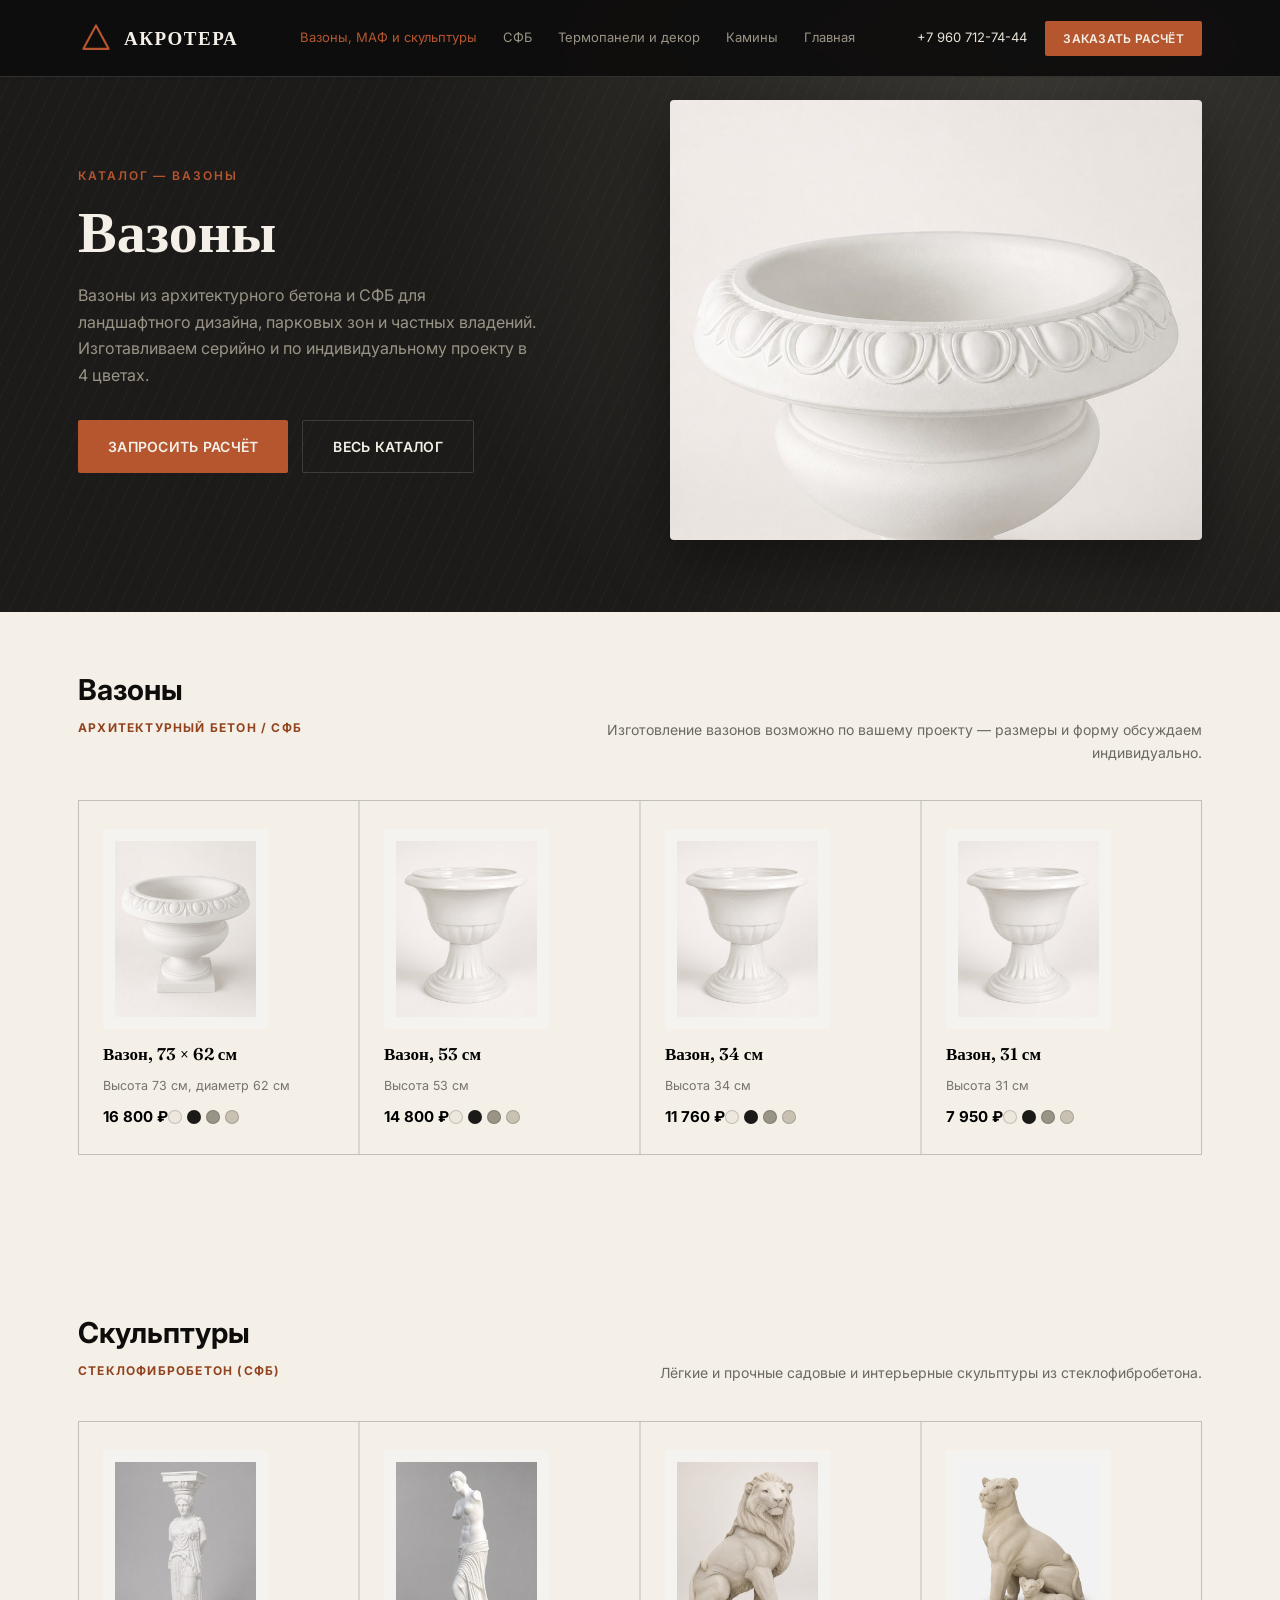
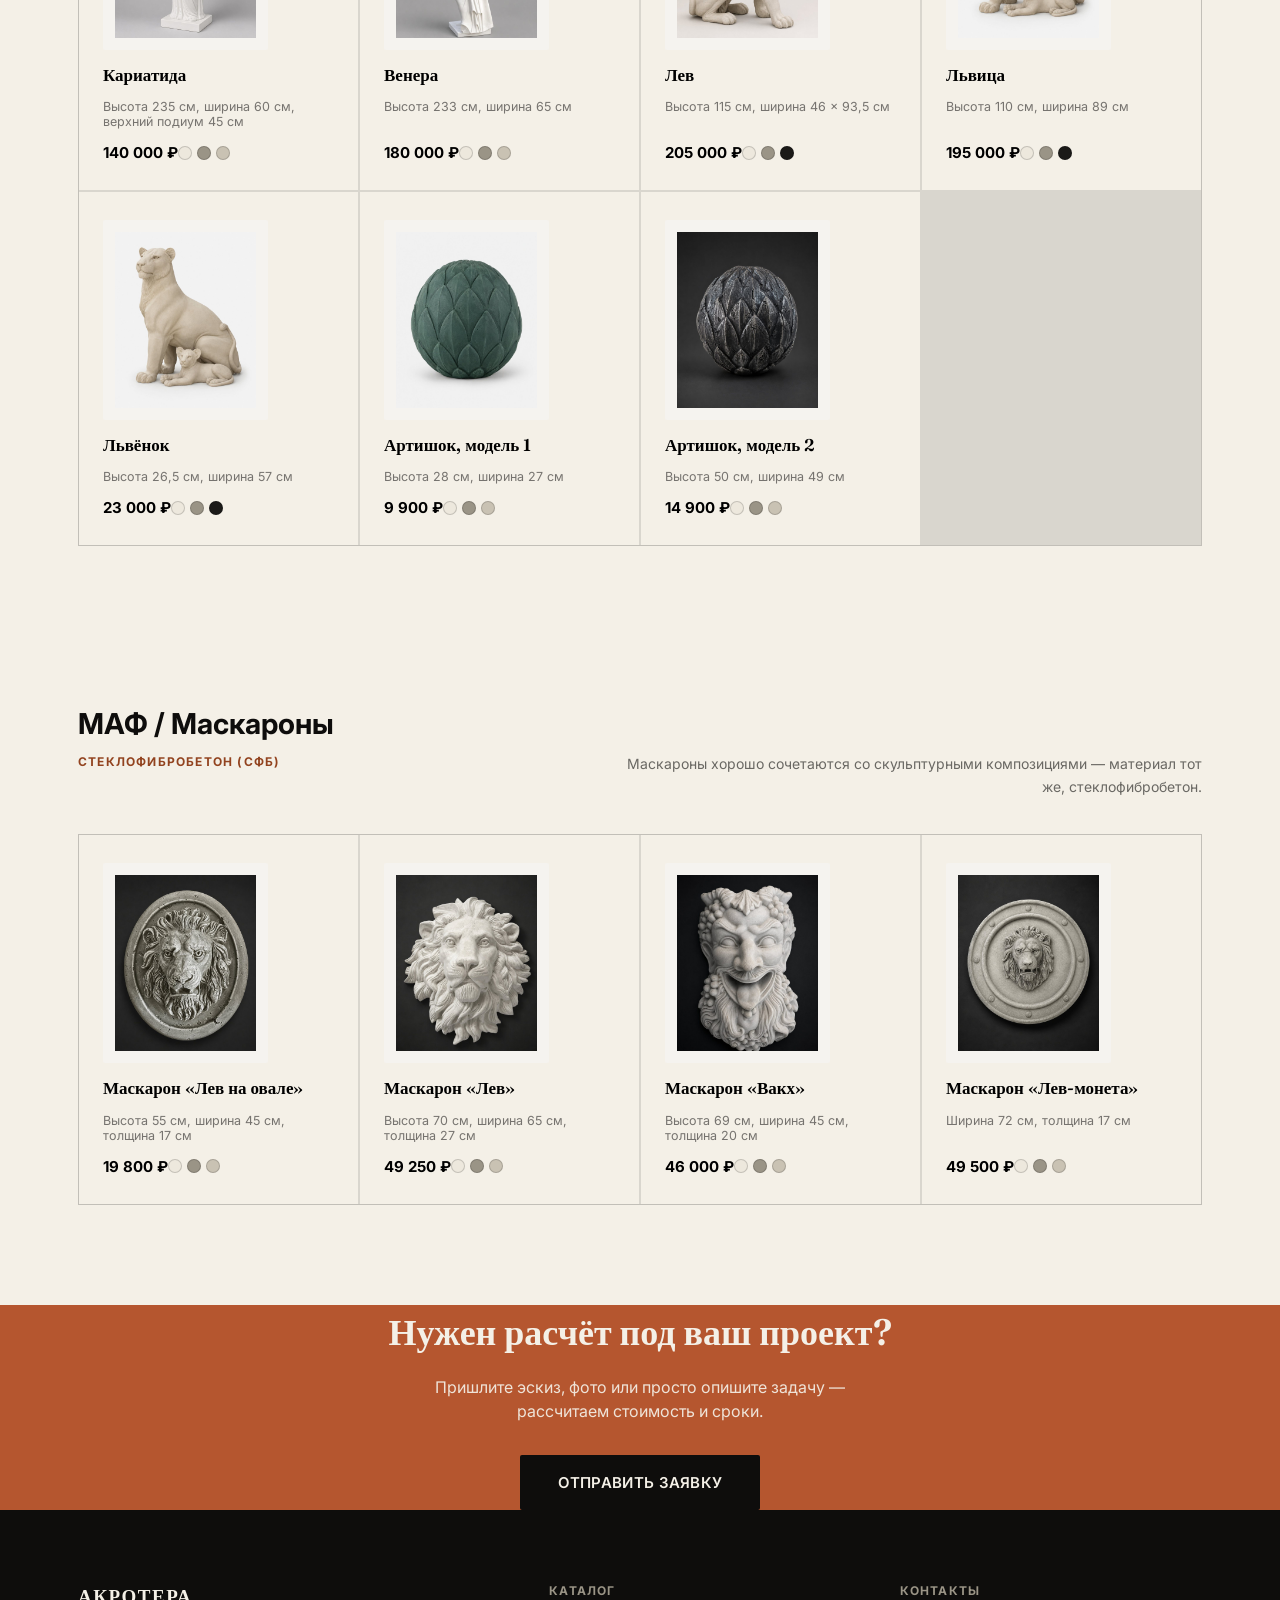
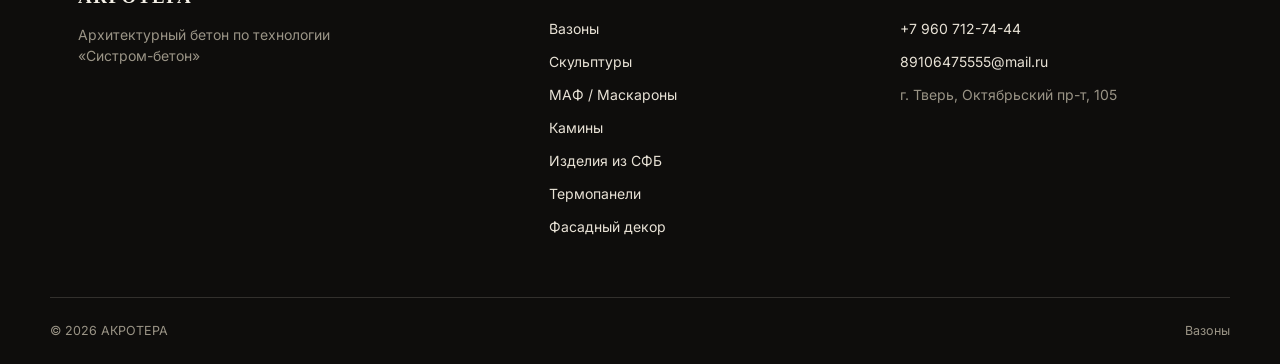
<file: vases.html>
<!DOCTYPE html>
<html lang="ru">
<head>
<meta charset="UTF-8">
<meta name="viewport" content="width=device-width, initial-scale=1.0">
<title>Вазоны — АКРОТЕРА</title>
<meta name="description" content="Вазоны из архитектурного бетона и СФБ для ландшафтного дизайна, парковых зон и частных владений. Изготавливаем серийно и по индивидуальному проекту в 4 цветах.">
<link rel="preconnect" href="https://fonts.googleapis.com">
<link rel="preconnect" href="https://fonts.gstatic.com" crossorigin>
<link href="https://fonts.googleapis.com/css2?family=Fraunces:opsz,wght@9..144,400;9..144,500;9..144,600;9..144,700&family=Inter:wght@400;500;600;700&display=swap" rel="stylesheet">
<link rel="stylesheet" href="css/styles.css">
<link rel="stylesheet" href="css/category-page.css">
</head>
<body>

<header class="site-header" id="header">
  <div class="container header-inner">
    <a href="index.html" class="logo">
      <span class="logo-mark" aria-hidden="true">
        <svg viewBox="0 0 40 40" width="36" height="36"><path d="M6 32 L20 6 L34 32 Z M11 32 L29 32" stroke="currentColor" stroke-width="2.4" fill="none" stroke-linejoin="round"/></svg>
      </span>
      <span class="logo-text">АКРОТЕРА</span>
    </a>
        <nav class="main-nav" id="mainNav" aria-label="Навигация">
      <a href="vases.html" style="color:var(--clay)">Вазоны, МАФ и скульптуры</a>
      <a href="sfb.html">СФБ</a>
      <a href="thermopanels.html">Термопанели и декор</a>
      <a href="fireplaces.html">Камины</a>
      <a href="index.html">Главная</a>
    </nav>
    <div class="header-actions">
      <a href="tel:+79607127444" class="header-phone">+7 960 712-74-44</a>
      <button class="btn btn-primary btn-sm" id="openOrderBtn">Заказать расчёт</button>
      <button class="burger" id="burgerBtn" aria-label="Меню" aria-expanded="false">
        <span></span><span></span><span></span>
      </button>
    </div>
  </div>
</header>

<section class="cp-hero" style="--hero-accent:#9A9486">
  <div class="container cp-hero-inner">
    <div class="cp-hero-text">
      <p class="eyebrow">Каталог — Вазоны</p>
      <h1 class="cp-title">Вазоны</h1>
      <p class="cp-lead">Вазоны из архитектурного бетона и СФБ для ландшафтного дизайна, парковых зон и частных владений. Изготавливаем серийно и по индивидуальному проекту в 4 цветах.</p>
      <div class="cp-hero-actions">
        <button class="btn btn-primary" id="openOrderBtn2">Запросить расчёт</button>
        <a href="index.html#catalog" class="btn btn-ghost">Весь каталог</a>
      </div>
    </div>
    <div class="cp-hero-img">
      <img src="images/vase-l.jpg" alt="Вазоны" onerror="this.style.display='none'">
    </div>
  </div>
</section>

<section class="cp-products section">
  <div class="container">
    <h2 class="cp-section-title">Вазоны</h2>
    <div class="cp-meta">
      <span class="cp-meta-material">Архитектурный бетон / СФБ</span>
      <p class="cp-note">Изготовление вазонов возможно по вашему проекту — размеры и форму обсуждаем индивидуально.</p>
    </div>
    <div class="cp-grid" id="cpGrid">
      <button type="button" class="product-card cp-card" data-id="vase-l">
        <div class="product-thumb has-image"><img src="images/vase-l.jpg" alt="Вазон, 73 × 62 см" loading="lazy"></div>
        <div class="product-name">Вазон, 73 × 62 см</div>
        <div class="product-dim">Высота 73 см, диаметр 62 см</div>
        <div class="product-bottom">
          <span class="product-price">16 800 ₽</span>
          <span class="product-swatches"><span class="swatch" style="background:#EDE8DD" title="Белый"></span><span class="swatch" style="background:#1B1A18" title="Чёрный"></span><span class="swatch" style="background:#9A9486" title="Серый"></span><span class="swatch" style="background:#C9C2B3" title="Мрамор"></span></span>
        </div>
      </button><button type="button" class="product-card cp-card" data-id="vase-53">
        <div class="product-thumb has-image"><img src="images/vase-white.jpg" alt="Вазон, 53 см" loading="lazy"></div>
        <div class="product-name">Вазон, 53 см</div>
        <div class="product-dim">Высота 53 см</div>
        <div class="product-bottom">
          <span class="product-price">14 800 ₽</span>
          <span class="product-swatches"><span class="swatch" style="background:#EDE8DD" title="Белый"></span><span class="swatch" style="background:#1B1A18" title="Чёрный"></span><span class="swatch" style="background:#9A9486" title="Серый"></span><span class="swatch" style="background:#C9C2B3" title="Мрамор"></span></span>
        </div>
      </button><button type="button" class="product-card cp-card" data-id="vase-34">
        <div class="product-thumb has-image"><img src="images/vase-white.jpg" alt="Вазон, 34 см" loading="lazy"></div>
        <div class="product-name">Вазон, 34 см</div>
        <div class="product-dim">Высота 34 см</div>
        <div class="product-bottom">
          <span class="product-price">11 760 ₽</span>
          <span class="product-swatches"><span class="swatch" style="background:#EDE8DD" title="Белый"></span><span class="swatch" style="background:#1B1A18" title="Чёрный"></span><span class="swatch" style="background:#9A9486" title="Серый"></span><span class="swatch" style="background:#C9C2B3" title="Мрамор"></span></span>
        </div>
      </button><button type="button" class="product-card cp-card" data-id="vase-31">
        <div class="product-thumb has-image"><img src="images/vase-white.jpg" alt="Вазон, 31 см" loading="lazy"></div>
        <div class="product-name">Вазон, 31 см</div>
        <div class="product-dim">Высота 31 см</div>
        <div class="product-bottom">
          <span class="product-price">7 950 ₽</span>
          <span class="product-swatches"><span class="swatch" style="background:#EDE8DD" title="Белый"></span><span class="swatch" style="background:#1B1A18" title="Чёрный"></span><span class="swatch" style="background:#9A9486" title="Серый"></span><span class="swatch" style="background:#C9C2B3" title="Мрамор"></span></span>
        </div>
      </button>
    </div>
    
  </div>
</section>

<section class="cp-products section">
  <div class="container">
    <h2 class="cp-section-title">Скульптуры</h2>
    <div class="cp-meta">
      <span class="cp-meta-material">Стеклофибробетон (СФБ)</span>
      <p class="cp-note">Лёгкие и прочные садовые и интерьерные скульптуры из стеклофибробетона.</p>
    </div>
    <div class="cp-grid" id="cpGrid">
      <button type="button" class="product-card cp-card" data-id="sculpt-caryatid">
        <div class="product-thumb has-image"><img src="images/sculpt-caryatid-1.jpg" alt="Кариатида" loading="lazy"></div>
        <div class="product-name">Кариатида</div>
        <div class="product-dim">Высота 235 см, ширина 60 см, верхний подиум 45 см</div>
        <div class="product-bottom">
          <span class="product-price">140 000 ₽</span>
          <span class="product-swatches"><span class="swatch" style="background:#EDE8DD" title="Белый"></span><span class="swatch" style="background:#9A9486" title="Серый"></span><span class="swatch" style="background:#C9C2B3" title="Мрамор"></span></span>
        </div>
      </button><button type="button" class="product-card cp-card" data-id="sculpt-venus">
        <div class="product-thumb has-image"><img src="images/sculpt-venus.jpg" alt="Венера" loading="lazy"></div>
        <div class="product-name">Венера</div>
        <div class="product-dim">Высота 233 см, ширина 65 см</div>
        <div class="product-bottom">
          <span class="product-price">180 000 ₽</span>
          <span class="product-swatches"><span class="swatch" style="background:#EDE8DD" title="Белый"></span><span class="swatch" style="background:#9A9486" title="Серый"></span><span class="swatch" style="background:#C9C2B3" title="Мрамор"></span></span>
        </div>
      </button><button type="button" class="product-card cp-card" data-id="sculpt-lion">
        <div class="product-thumb has-image"><img src="images/sculpt-lion.jpg" alt="Лев" loading="lazy"></div>
        <div class="product-name">Лев</div>
        <div class="product-dim">Высота 115 см, ширина 46 × 93,5 см</div>
        <div class="product-bottom">
          <span class="product-price">205 000 ₽</span>
          <span class="product-swatches"><span class="swatch" style="background:#EDE8DD" title="Белый"></span><span class="swatch" style="background:#9A9486" title="Серый"></span><span class="swatch" style="background:#1B1A18" title="Чёрный"></span></span>
        </div>
      </button><button type="button" class="product-card cp-card" data-id="sculpt-lioness">
        <div class="product-thumb has-image"><img src="images/sculpt-lioness.jpg" alt="Львица" loading="lazy"></div>
        <div class="product-name">Львица</div>
        <div class="product-dim">Высота 110 см, ширина 89 см</div>
        <div class="product-bottom">
          <span class="product-price">195 000 ₽</span>
          <span class="product-swatches"><span class="swatch" style="background:#EDE8DD" title="Белый"></span><span class="swatch" style="background:#9A9486" title="Серый"></span><span class="swatch" style="background:#1B1A18" title="Чёрный"></span></span>
        </div>
      </button><button type="button" class="product-card cp-card" data-id="sculpt-lion-cub">
        <div class="product-thumb has-image"><img src="images/sculpt-lioness.jpg" alt="Львёнок" loading="lazy"></div>
        <div class="product-name">Львёнок</div>
        <div class="product-dim">Высота 26,5 см, ширина 57 см</div>
        <div class="product-bottom">
          <span class="product-price">23 000 ₽</span>
          <span class="product-swatches"><span class="swatch" style="background:#EDE8DD" title="Белый"></span><span class="swatch" style="background:#9A9486" title="Серый"></span><span class="swatch" style="background:#1B1A18" title="Чёрный"></span></span>
        </div>
      </button><button type="button" class="product-card cp-card" data-id="sculpt-artichoke-1">
        <div class="product-thumb has-image"><img src="images/artichoke-2.jpg" alt="Артишок, модель 1" loading="lazy"></div>
        <div class="product-name">Артишок, модель 1</div>
        <div class="product-dim">Высота 28 см, ширина 27 см</div>
        <div class="product-bottom">
          <span class="product-price">9 900 ₽</span>
          <span class="product-swatches"><span class="swatch" style="background:#EDE8DD" title="Белый"></span><span class="swatch" style="background:#9A9486" title="Серый"></span><span class="swatch" style="background:#C9C2B3" title="Мрамор"></span></span>
        </div>
      </button><button type="button" class="product-card cp-card" data-id="sculpt-artichoke-2">
        <div class="product-thumb has-image"><img src="images/artichoke-1.jpg" alt="Артишок, модель 2" loading="lazy"></div>
        <div class="product-name">Артишок, модель 2</div>
        <div class="product-dim">Высота 50 см, ширина 49 см</div>
        <div class="product-bottom">
          <span class="product-price">14 900 ₽</span>
          <span class="product-swatches"><span class="swatch" style="background:#EDE8DD" title="Белый"></span><span class="swatch" style="background:#9A9486" title="Серый"></span><span class="swatch" style="background:#C9C2B3" title="Мрамор"></span></span>
        </div>
      </button>
    </div>
    
  </div>
</section>

<section class="cp-products section">
  <div class="container">
    <h2 class="cp-section-title">МАФ / Маскароны</h2>
    <div class="cp-meta">
      <span class="cp-meta-material">Стеклофибробетон (СФБ)</span>
      <p class="cp-note">Маскароны хорошо сочетаются со скульптурными композициями — материал тот же, стеклофибробетон.</p>
    </div>
    <div class="cp-grid" id="cpGrid">
      <button type="button" class="product-card cp-card" data-id="mask-lion-oval">
        <div class="product-thumb has-image"><img src="images/mask-lion-oval.jpg" alt="Маскарон «Лев на овале»" loading="lazy"></div>
        <div class="product-name">Маскарон «Лев на овале»</div>
        <div class="product-dim">Высота 55 см, ширина 45 см, толщина 17 см</div>
        <div class="product-bottom">
          <span class="product-price">19 800 ₽</span>
          <span class="product-swatches"><span class="swatch" style="background:#EDE8DD" title="Белый"></span><span class="swatch" style="background:#9A9486" title="Серый"></span><span class="swatch" style="background:#C9C2B3" title="Мрамор"></span></span>
        </div>
      </button><button type="button" class="product-card cp-card" data-id="mask-lion">
        <div class="product-thumb has-image"><img src="images/mask-lion-1.jpg" alt="Маскарон «Лев»" loading="lazy"></div>
        <div class="product-name">Маскарон «Лев»</div>
        <div class="product-dim">Высота 70 см, ширина 65 см, толщина 27 см</div>
        <div class="product-bottom">
          <span class="product-price">49 250 ₽</span>
          <span class="product-swatches"><span class="swatch" style="background:#EDE8DD" title="Белый"></span><span class="swatch" style="background:#9A9486" title="Серый"></span><span class="swatch" style="background:#C9C2B3" title="Мрамор"></span></span>
        </div>
      </button><button type="button" class="product-card cp-card" data-id="mask-bacchus">
        <div class="product-thumb has-image"><img src="images/mask-bacchus-1.jpg" alt="Маскарон «Вакх»" loading="lazy"></div>
        <div class="product-name">Маскарон «Вакх»</div>
        <div class="product-dim">Высота 69 см, ширина 45 см, толщина 20 см</div>
        <div class="product-bottom">
          <span class="product-price">46 000 ₽</span>
          <span class="product-swatches"><span class="swatch" style="background:#EDE8DD" title="Белый"></span><span class="swatch" style="background:#9A9486" title="Серый"></span><span class="swatch" style="background:#C9C2B3" title="Мрамор"></span></span>
        </div>
      </button><button type="button" class="product-card cp-card" data-id="mask-lion-coin">
        <div class="product-thumb has-image"><img src="images/mask-lion-coin-1.jpg" alt="Маскарон «Лев-монета»" loading="lazy"></div>
        <div class="product-name">Маскарон «Лев-монета»</div>
        <div class="product-dim">Ширина 72 см, толщина 17 см</div>
        <div class="product-bottom">
          <span class="product-price">49 500 ₽</span>
          <span class="product-swatches"><span class="swatch" style="background:#EDE8DD" title="Белый"></span><span class="swatch" style="background:#9A9486" title="Серый"></span><span class="swatch" style="background:#C9C2B3" title="Мрамор"></span></span>
        </div>
      </button>
    </div>
    
  </div>
</section>

<section class="cta">
  <div class="container cta-inner">
    <h2>Нужен расчёт под ваш проект?</h2>
    <p>Пришлите эскиз, фото или просто опишите задачу — рассчитаем стоимость и сроки.</p>
    <button class="btn btn-primary btn-lg" id="openOrderBtn3">Отправить заявку</button>
  </div>
</section>

<footer class="site-footer">
  <div class="container footer-inner">
    <div class="footer-col footer-brand">
      <span class="logo-text">АКРОТЕРА</span>
      <p>Архитектурный бетон по технологии «Систром-бетон»</p>
    </div>
    <div class="footer-col">
      <h4>Каталог</h4>
      <a href="vases.html">Вазоны</a>
      <a href="sculptures.html">Скульптуры</a>
      <a href="maf.html">МАФ / Маскароны</a>
      <a href="fireplaces.html">Камины</a>
      <a href="sfb.html">Изделия из СФБ</a>
      <a href="thermopanels.html">Термопанели</a>
      <a href="facade.html">Фасадный декор</a>
    </div>
    <div class="footer-col">
      <h4>Контакты</h4>
      <a href="tel:+79607127444">+7 960 712-74-44</a>
      <a href="mailto:89106475555@mail.ru">89106475555@mail.ru</a>
      <p>г. Тверь, Октябрьский пр-т, 105</p>
    </div>
  </div>
  <div class="container footer-bottom">
    <span>© 2026 АКРОТЕРА</span>
    <span>Вазоны</span>
  </div>
</footer>

<div class="modal-overlay" id="modalOverlay">
  <div class="modal modal-product" role="dialog" aria-modal="true" id="productModalBody_outer" style="display:none"></div>
  <div class="modal" role="dialog" aria-modal="true" aria-labelledby="modalTitle">
    <button class="modal-close" id="modalClose" aria-label="Закрыть">&times;</button>
    <h3 id="modalTitle">Отправить заявку</h3>
    <p class="modal-sub">Опишите задачу — ответим с расчётом стоимости и сроков.</p>
    <form id="orderForm" novalidate>
      <label class="field"><span>Имя</span><input type="text" name="name" required placeholder="Как к вам обращаться"></label>
      <label class="field"><span>Телефон или e-mail</span><input type="text" name="contact" required placeholder="+7 ..."></label>
      <label class="field"><span>Что нужно</span><textarea name="message" rows="4" id="orderMsg" placeholder="Опишите задачу..."></textarea></label>
      <label class="checkbox-field"><input type="checkbox" name="agree" required><span>Согласен на обработку персональных данных</span></label>
      <button type="submit" class="btn btn-primary btn-lg btn-block">Отправить заявку</button>
      <p class="form-status" id="formStatus" role="status" aria-live="polite"></p>
    </form>
  </div>
</div>

<div class="modal-overlay" id="productOverlay">
  <div class="modal modal-product" role="dialog" aria-modal="true" aria-labelledby="pmTitle">
    <button class="modal-close" id="pmClose" aria-label="Закрыть">&times;</button>
    <div id="productModalBody"></div>
  </div>
</div>

<script>
(function(){
  'use strict';
  var SCULPT_DATA = [{"id": "sculpt-caryatid", "name": "Кариатида", "dimensions": "Высота 235 см, ширина 60 см, верхний подиум 45 см", "weight": "200 кг", "price": 140000, "colors": ["Белый", "Серый", "Мрамор"], "images": ["images/sculpt-caryatid-1.jpg", "images/sculpt-caryatid-2.jpg"]}, {"id": "sculpt-venus", "name": "Венера", "dimensions": "Высота 233 см, ширина 65 см", "weight": "187 кг", "price": 180000, "colors": ["Белый", "Серый", "Мрамор"], "images": ["images/sculpt-venus.jpg"]}, {"id": "sculpt-lion", "name": "Лев", "dimensions": "Высота 115 см, ширина 46 × 93,5 см", "weight": "300 кг", "price": 205000, "colors": ["Белый", "Серый", "Чёрный"], "images": ["images/sculpt-lion.jpg"]}, {"id": "sculpt-lioness", "name": "Львица", "dimensions": "Высота 110 см, ширина 89 см", "weight": "250 кг", "price": 195000, "colors": ["Белый", "Серый", "Чёрный"], "images": ["images/sculpt-lioness.jpg"]}, {"id": "sculpt-lion-cub", "name": "Львёнок", "dimensions": "Высота 26,5 см, ширина 57 см", "weight": "16 кг", "price": 23000, "colors": ["Белый", "Серый", "Чёрный"], "images": ["images/sculpt-lioness.jpg"]}, {"id": "sculpt-artichoke-1", "name": "Артишок, модель 1", "dimensions": "Высота 28 см, ширина 27 см", "weight": "12 кг", "price": 9900, "colors": ["Белый", "Серый", "Мрамор"], "images": ["images/artichoke-2.jpg", "images/artichoke-3.jpg"]}, {"id": "sculpt-artichoke-2", "name": "Артишок, модель 2", "dimensions": "Высота 50 см, ширина 49 см", "weight": "30 кг", "price": 14900, "colors": ["Белый", "Серый", "Мрамор"], "images": ["images/artichoke-1.jpg", "images/artichoke-3.jpg"]}];
  var MAF_DATA = [{"id": "mask-lion-oval", "name": "Маскарон «Лев на овале»", "dimensions": "Высота 55 см, ширина 45 см, толщина 17 см", "weight": "25,5 кг", "price": 19800, "colors": ["Белый", "Серый", "Мрамор"], "images": ["images/mask-lion-oval.jpg"]}, {"id": "mask-lion", "name": "Маскарон «Лев»", "dimensions": "Высота 70 см, ширина 65 см, толщина 27 см", "weight": "49 кг", "price": 49250, "colors": ["Белый", "Серый", "Мрамор"], "images": ["images/mask-lion-1.jpg"]}, {"id": "mask-bacchus", "name": "Маскарон «Вакх»", "dimensions": "Высота 69 см, ширина 45 см, толщина 20 см", "weight": "35 кг", "price": 46000, "colors": ["Белый", "Серый", "Мрамор"], "images": ["images/mask-bacchus-1.jpg"]}, {"id": "mask-lion-coin", "name": "Маскарон «Лев-монета»", "dimensions": "Ширина 72 см, толщина 17 см", "weight": "40 кг", "price": 49500, "colors": ["Белый", "Серый", "Мрамор"], "images": ["images/mask-lion-coin-1.jpg"]}];
  var DATA = [{"id": "vase-l", "name": "Вазон, 73 × 62 см", "dimensions": "Высота 73 см, диаметр 62 см", "weight": "80 кг", "price": 16800, "colors": ["Белый", "Чёрный", "Серый", "Мрамор"], "images": ["images/vase-l.jpg"]}, {"id": "vase-53", "name": "Вазон, 53 см", "dimensions": "Высота 53 см", "weight": "48 кг", "price": 14800, "colors": ["Белый", "Чёрный", "Серый", "Мрамор"], "images": ["images/vase-white.jpg", "images/vase-black.jpg"]}, {"id": "vase-34", "name": "Вазон, 34 см", "dimensions": "Высота 34 см", "weight": "24 кг", "price": 11760, "colors": ["Белый", "Чёрный", "Серый", "Мрамор"], "images": ["images/vase-white.jpg", "images/vase-black.jpg"]}, {"id": "vase-31", "name": "Вазон, 31 см", "dimensions": "Высота 31 см", "weight": "12 кг", "price": 7950, "colors": ["Белый", "Чёрный", "Серый", "Мрамор"], "images": ["images/vase-white.jpg", "images/vase-black.jpg"]}];
  var swatches = {"Белый": "#EDE8DD", "Чёрный": "#1B1A18", "Серый": "#9A9486", "Мрамор": "#C9C2B3"};

  function fmt(p){
    if(p.price_label) return p.price_label;
    if(!p.price) return 'По запросу';
    return new Intl.NumberFormat('ru-RU').format(p.price)+' ₽';
  }

  // Карточки уже в HTML — только подключаем клики
  document.querySelectorAll('.cp-card').forEach(function(card){
    card.addEventListener('click', function(){
      var id = card.dataset.id;
      var p = DATA.find(function(x){return x.id===id;}) || SCULPT_DATA.find(function(x){return x.id===id;}) || MAF_DATA.find(function(x){return x.id===id;});
      if(!p) return;
      openProductModal(p);
    });
  });

  function openProductModal(p){
    var sw = (p.colors||[]).map(function(c){
      return '<span class="pm-swatch" style="background:'+(swatches[c]||'#ccc')+'" title="'+c+'"></span>';
    }).join('');
    var imgs = p.images||[];
    var mainImg = imgs.length ? '<img src="'+imgs[0]+'" alt="'+p.name+'" id="pmImg">' : '';
    var thumbs = imgs.length>1 ? '<div class="pm-thumbs">'+imgs.map(function(s,i){
      return '<button type="button" class="pm-thumb-btn'+(i===0?' is-active':'')+'" data-src="'+s+'"><img src="'+s+'" alt=""></button>';
    }).join('')+'</div>' : '';
    var hasPriceLabel = p.price_label && p.price_label.indexOf('/') > -1;
    document.getElementById('productModalBody').innerHTML =
      '<div class="pm-thumb'+(imgs.length?' has-image':'')+'">'+mainImg+(imgs.length?'':placeholderSvg())+'</div>'+
      thumbs+
      '<div class="pm-name">'+p.name+'</div>'+
      (p.dimensions?'<div class="pm-row"><span>Размеры</span><span>'+p.dimensions+'</span></div>':'')+
      (p.weight?'<div class="pm-row"><span>Вес</span><span>'+p.weight+'</span></div>':'')+
      '<div class="pm-price"><span class="pm-price-val">'+fmt(p)+'</span><span class="pm-swatches">'+sw+'</span></div>'+
      '<button type="button" class="btn btn-primary btn-block" id="pmOrder">Заказать этот вариант</button>';
    openOverlay(document.getElementById('productOverlay'));
    if(imgs.length>1){
      document.querySelectorAll('.pm-thumb-btn').forEach(function(btn){
        btn.addEventListener('click',function(){
          document.getElementById('pmImg').src=btn.dataset.src;
          document.querySelectorAll('.pm-thumb-btn').forEach(function(b){b.classList.remove('is-active');});
          btn.classList.add('is-active');
        });
      });
    }
    document.getElementById('pmOrder').addEventListener('click',function(){
      closeOverlay(document.getElementById('productOverlay'));
      document.getElementById('orderMsg').value='Интересует: '+p.name;
      openOverlay(document.getElementById('modalOverlay'));
    });
  }

  function placeholderSvg(){
    return '<svg viewBox="0 0 64 64" fill="none" xmlns="http://www.w3.org/2000/svg" width="84" height="84"><path d="M16 50L32 12L48 50ZM22 50L42 50" stroke="currentColor" stroke-width="2.5" stroke-linejoin="round"/></svg>';
  }

  function openOverlay(o){o.classList.add('is-open');document.body.style.overflow='hidden';}
  function closeOverlay(o){o.classList.remove('is-open');document.body.style.overflow='';}

  ['openOrderBtn','openOrderBtn2','openOrderBtn3'].forEach(function(id){
    var b=document.getElementById(id); if(b) b.addEventListener('click',function(){openOverlay(document.getElementById('modalOverlay'));});
  });
  document.getElementById('modalClose').addEventListener('click',function(){closeOverlay(document.getElementById('modalOverlay'));});
  document.getElementById('pmClose').addEventListener('click',function(){closeOverlay(document.getElementById('productOverlay'));});
  document.getElementById('modalOverlay').addEventListener('click',function(e){if(e.target===this) closeOverlay(this);});
  document.getElementById('productOverlay').addEventListener('click',function(e){if(e.target===this) closeOverlay(this);});
  document.addEventListener('keydown',function(e){if(e.key==='Escape'){closeOverlay(document.getElementById('modalOverlay'));closeOverlay(document.getElementById('productOverlay'));}});

  document.getElementById('orderForm').addEventListener('submit',function(e){
    e.preventDefault();
    if(!this.checkValidity()){document.getElementById('formStatus').textContent='Заполните обязательные поля.';document.getElementById('formStatus').className='form-status is-error';return;}
    document.getElementById('formStatus').textContent='Заявка отправлена! Свяжемся с вами в ближайшее время.';
    document.getElementById('formStatus').className='form-status is-success';
    this.reset();
    setTimeout(function(){closeOverlay(document.getElementById('modalOverlay'));},1800);
  });

  var burger=document.getElementById('burgerBtn');
  var nav=document.getElementById('mainNav');
  burger.addEventListener('click',function(){
    var o=nav.classList.toggle('is-open');
    burger.setAttribute('aria-expanded',o?'true':'false');
  });
})();
</script>
</body>
</html>
</file>
<file: css/styles.css>
/* ============================================
   ТОКЕНЫ
   ============================================ */
:root{
  --concrete-dark: #1C1B19;
  --concrete-darker: #0E0D0C;
  --stone-light: #E8E2D6;
  --stone-paper: #F4F0E7;
  --clay: #B5562F;
  --clay-dark: #92431F;
  --lime-grey: #9A9486;
  --line: rgba(28,27,25,0.12);
  --line-on-dark: rgba(232,226,214,0.16);

  --font-display: "Fraunces", Georgia, serif;
  --font-body: "Inter", system-ui, -apple-system, sans-serif;

  --container: 1180px;
  --radius: 2px;
  --ease: cubic-bezier(.16,.8,.24,1);
}

*{ margin:0; padding:0; box-sizing:border-box; }
html{ scroll-behavior:smooth; }
body{
  font-family: var(--font-body);
  color: var(--concrete-darker);
  background: var(--stone-paper);
  line-height: 1.5;
  -webkit-font-smoothing: antialiased;
}
a{ color:inherit; text-decoration:none; }
ul{ list-style:none; }
button{ font-family:inherit; cursor:pointer; border:none; background:none; }
img{ max-width:100%; display:block; }

.container{
  max-width: var(--container);
  margin: 0 auto;
  padding: 0 28px;
}

:focus-visible{
  outline: 2px solid var(--clay);
  outline-offset: 3px;
}

@media (prefers-reduced-motion: reduce){
  *{ animation-duration:0.001ms !important; animation-iteration-count:1 !important; transition-duration:0.001ms !important; scroll-behavior:auto !important; }
}

/* ============================================
   BUTTONS
   ============================================ */
.btn{
  display:inline-flex;
  align-items:center;
  justify-content:center;
  gap:8px;
  padding: 15px 30px;
  font-size: 14px;
  font-weight: 600;
  letter-spacing: 0.02em;
  text-transform: uppercase;
  border-radius: var(--radius);
  transition: transform .25s var(--ease), background .25s var(--ease), color .25s var(--ease), border-color .25s var(--ease);
  white-space: nowrap;
}
.btn-primary{
  background: var(--clay);
  color: var(--stone-paper);
}
.btn-primary:hover{ background: var(--clay-dark); transform: translateY(-1px); }
.btn-ghost{
  border: 1px solid var(--line-on-dark);
  color: var(--stone-paper);
}
.btn-ghost:hover{ border-color: var(--clay); color: var(--clay); }
.btn-sm{ padding: 10px 18px; font-size: 12px; }
.btn-lg{ padding: 18px 38px; font-size: 15px; }
.btn-block{ width:100%; }

/* ============================================
   HEADER
   ============================================ */
.site-header{
  position: fixed;
  top:0; left:0; right:0;
  z-index: 100;
  background: rgba(14,13,12,0.92);
  backdrop-filter: blur(10px);
  border-bottom: 1px solid var(--line-on-dark);
}
.header-inner{
  display:flex;
  align-items:center;
  justify-content:space-between;
  height: 76px;
  gap: 24px;
}
.logo{
  display:flex;
  align-items:center;
  gap:10px;
  color: var(--stone-paper);
  flex-shrink:0;
}
.logo-mark{ color: var(--clay); display:flex; }
.logo-text{
  font-family: var(--font-display);
  font-size: 19px;
  font-weight: 600;
  letter-spacing: 0.08em;
}
.main-nav{
  display:flex;
  align-items:center;
  gap: 26px;
  flex-wrap: nowrap;
  overflow-x: auto;
  scrollbar-width: none;
}
.main-nav::-webkit-scrollbar{ display:none; }
.main-nav a{
  font-size: 13px;
  color: var(--lime-grey);
  white-space: nowrap;
  transition: color .2s var(--ease);
  padding: 4px 0;
}
.main-nav a:hover{ color: var(--stone-paper); }
.header-actions{
  display:flex;
  align-items:center;
  gap: 18px;
  flex-shrink:0;
}
.header-phone{
  font-size: 13px;
  color: var(--stone-light);
  display:none;
}
.burger{
  display:none;
  width: 32px; height: 24px;
  flex-direction:column;
  justify-content:space-between;
}
.burger span{
  display:block;
  height:2px;
  background: var(--stone-paper);
  transition: transform .25s var(--ease), opacity .25s var(--ease);
}
.burger[aria-expanded="true"] span:nth-child(1){ transform: translateY(11px) rotate(45deg); }
.burger[aria-expanded="true"] span:nth-child(2){ opacity:0; }
.burger[aria-expanded="true"] span:nth-child(3){ transform: translateY(-11px) rotate(-45deg); }

@media (min-width: 880px){
  .header-phone{ display:inline; }
}
@media (max-width: 980px){
  .main-nav{
    position: fixed;
    top: 76px; left:0; right:0; bottom:0;
    background: var(--concrete-darker);
    flex-direction: column;
    align-items: flex-start;
    padding: 32px 28px;
    gap: 22px;
    transform: translateX(100%);
    transition: transform .35s var(--ease);
    overflow-y:auto;
  }
  .main-nav.is-open{ transform: translateX(0); }
  .main-nav a{ font-size: 18px; color: var(--stone-light); }
  .burger{ display:flex; }
}

/* ============================================
   HERO
   ============================================ */
.hero{
  position: relative;
  background: var(--concrete-dark);
  color: var(--stone-paper);
  padding-top: 168px;
  padding-bottom: 0;
  overflow: hidden;
}
.hero-texture{
  position:absolute;
  inset:0;
  opacity: 0.5;
  background-image:
    repeating-linear-gradient(115deg, rgba(232,226,214,0.035) 0px, rgba(232,226,214,0.035) 1px, transparent 1px, transparent 14px),
    radial-gradient(circle at 78% 18%, rgba(181,86,47,0.16), transparent 55%);
  pointer-events:none;
}
.hero-inner{
  position: relative;
  z-index:1;
  max-width: 760px;
  padding-bottom: 100px;
}
.eyebrow{
  font-size: 12px;
  font-weight: 600;
  letter-spacing: 0.16em;
  text-transform: uppercase;
  color: var(--clay);
  margin-bottom: 22px;
}
.eyebrow-dark{ color: var(--clay-dark); }
.hero-title{
  font-family: var(--font-display);
  font-size: clamp(40px, 7vw, 72px);
  font-weight: 600;
  line-height: 1.04;
  letter-spacing: -0.01em;
  margin-bottom: 26px;
}
.hero-title em{
  font-style: italic;
  font-weight: 500;
  color: var(--stone-light);
}
.hero-sub{
  font-size: 17px;
  line-height: 1.6;
  color: var(--lime-grey);
  max-width: 540px;
  margin-bottom: 38px;
}
.hero-actions{
  display:flex;
  gap: 16px;
  flex-wrap: wrap;
}

.hero-strip{
  position: relative;
  z-index:1;
  border-top: 1px solid var(--line-on-dark);
  overflow:hidden;
  padding: 18px 0;
}
.strip-track{
  display:flex;
  gap: 56px;
  white-space: nowrap;
  animation: scrollStrip 32s linear infinite;
  width: max-content;
}
.strip-track span{
  font-family: var(--font-display);
  font-size: 14px;
  letter-spacing: 0.12em;
  color: var(--line-on-dark);
}
@keyframes scrollStrip{
  from{ transform: translateX(0); }
  to{ transform: translateX(-50%); }
}

@media (max-width: 600px){
  .hero{ padding-top: 110px; }
  .hero-actions{ flex-direction:column; align-items:stretch; }
  .hero-actions .btn{ width:100%; }
}

/* ============================================
   SECTION GENERIC
   ============================================ */
.section{ padding: 110px 0; }
.section-head{ margin-bottom: 56px; max-width: 640px; }
.section-head h2{
  font-family: var(--font-display);
  font-size: clamp(28px, 4vw, 42px);
  font-weight: 600;
  line-height: 1.12;
  letter-spacing: -0.005em;
}

/* ============================================
   MATERIAL
   ============================================ */
.material{ background: var(--stone-light); }
.material-grid{
  display:grid;
  grid-template-columns: 1.1fr 0.9fr;
  gap: 70px;
  align-items:start;
}
.material-copy p{
  font-size: 16px;
  color: rgba(14,13,12,0.78);
  margin-bottom: 18px;
}
.material-copy p:last-child{ margin-bottom:0; }
.material-stats{
  display:grid;
  grid-template-columns: 1fr 1fr;
  gap: 28px 24px;
  border-top: 1px solid var(--line);
  padding-top: 28px;
}
.material-stats li{ display:flex; flex-direction:column; gap:6px; }
.stat-num{
  font-family: var(--font-display);
  font-size: 30px;
  font-weight: 600;
  color: var(--clay-dark);
}
.stat-label{
  font-size: 12.5px;
  color: rgba(14,13,12,0.6);
  line-height:1.35;
}

@media (max-width: 860px){
  .material-grid{ grid-template-columns: 1fr; gap: 40px; }
}
@media (max-width: 480px){
  .material-stats{ grid-template-columns: 1fr 1fr; gap: 22px 18px; }
}

/* ============================================
   CATALOG
   ============================================ */
.catalog{ background: var(--stone-paper); }
.cat-tabs{
  display:flex;
  gap: 10px;
  flex-wrap: wrap;
  margin-bottom: 36px;
  border-bottom: 1px solid var(--line);
  padding-bottom: 28px;
}
.cat-tab{
  font-family: var(--font-body);
  font-size: 13px;
  font-weight: 600;
  letter-spacing: 0.02em;
  padding: 10px 18px;
  border: 1px solid var(--line);
  border-radius: 999px;
  color: rgba(14,13,12,0.65);
  background: transparent;
  transition: all .2s var(--ease);
}
.cat-tab:hover{ border-color: var(--clay); color: var(--clay-dark); }
.cat-tab.is-active{
  background: var(--concrete-darker);
  border-color: var(--concrete-darker);
  color: var(--stone-paper);
}
.cat-meta{
  display:flex;
  justify-content:space-between;
  align-items:flex-end;
  gap: 24px;
  margin-bottom: 36px;
  flex-wrap: wrap;
}
.cat-meta-title{ font-family: var(--font-display); font-size: 24px; font-weight:600; }
.cat-meta-sub{ font-size: 14px; color: rgba(14,13,12,0.55); margin-top:4px; }
.cat-meta-material{
  font-size: 12px;
  text-transform: uppercase;
  letter-spacing: 0.08em;
  color: var(--clay-dark);
  font-weight: 600;
}
.cat-empty{
  padding: 56px 32px;
  border: 1px dashed var(--line);
  text-align:center;
  color: rgba(14,13,12,0.55);
  font-size: 15px;
}
.cat-empty strong{ display:block; color: var(--concrete-darker); font-size:17px; margin-bottom:8px; font-family: var(--font-display); }

.product-grid{
  display:flex;
  flex-direction: column;
  gap: 0;
}
/* Legacy single-category grid (category pages) */
.product-grid.is-single-cat {
  display:grid;
  grid-template-columns: repeat(auto-fill, minmax(240px, 1fr));
  gap: 2px;
  background: var(--line);
  border: 1px solid var(--line);
}
.product-card{
  background: var(--stone-paper);
  padding: 28px 24px;
  display:flex;
  flex-direction:column;
  gap: 14px;
  cursor: pointer;
  transition: background .2s var(--ease);
  text-align:left;
}
.product-card:hover{ background: var(--stone-light); }
.product-thumb{
  height: 200px;
  background: var(--stone-light);
  border-radius: var(--radius);
  position: relative;
  overflow: hidden;
  display: flex;
  align-items: center;
  justify-content: center;
  flex-shrink: 0;
}
.product-thumb svg{ width:56px; height:56px; color: rgba(14,13,12,0.28); }
.product-thumb.has-image{ background: #f5f3ef; }
.product-thumb.has-image img{
  width: 100%;
  height: 100%;
  object-fit: contain;
  object-position: center;
  padding: 12px;
}
/* Термопанели — тёмный фон чтобы светлые плитки и образцы были видны */
.product-thumb.has-image img[src*="thermo"]{
  background: transparent;
  padding: 8px;
}
.product-thumb.has-image:has(img[src*="thermo"]){
  background: #2a2826;
}
.product-name{
  font-family: var(--font-display);
  font-size: 17px;
  font-weight: 600;
  line-height:1.25;
}
.product-dim{ font-size: 12.5px; color: rgba(14,13,12,0.55); }
.product-bottom{
  display:flex;
  justify-content:space-between;
  align-items:center;
  margin-top:auto;
}
.product-price{ font-weight: 700; font-size: 15px; }
.product-swatches{ display:flex; gap:5px; }
.swatch{
  width: 14px; height:14px;
  border-radius:50%;
  border: 1px solid rgba(14,13,12,0.18);
}

/* ============================================
   PRODUCTION
   ============================================ */
.production{
  background: var(--concrete-dark);
  color: var(--stone-paper);
  position: relative;
  overflow:hidden;
}
.texture-light{
  opacity: 0.4;
  background-image:
    repeating-linear-gradient(-115deg, rgba(232,226,214,0.03) 0px, rgba(232,226,214,0.03) 1px, transparent 1px, transparent 14px),
    radial-gradient(circle at 12% 82%, rgba(181,86,47,0.14), transparent 55%);
}
.production-inner{ position:relative; z-index:1; }
.production .eyebrow{ color: var(--clay); }
.production .section-head h2{ color: var(--stone-paper); }
.steps-grid{
  display:grid;
  grid-template-columns: repeat(4, 1fr);
  gap: 36px;
}
.step{ border-top: 1px solid var(--line-on-dark); padding-top: 24px; }
.step-no{
  display:block;
  font-family: var(--font-display);
  font-size: 14px;
  color: var(--clay);
  margin-bottom: 14px;
  letter-spacing: 0.06em;
}
.step h3{
  font-family: var(--font-display);
  font-size: 19px;
  font-weight:600;
  margin-bottom: 10px;
}
.step p{ font-size: 14px; color: var(--lime-grey); line-height:1.55; }

@media (max-width: 880px){
  .steps-grid{ grid-template-columns: 1fr 1fr; gap: 28px; }
}
@media (max-width: 540px){
  .steps-grid{ grid-template-columns: 1fr; }
}

/* ============================================
   CTA
   ============================================ */
.cta{ background: var(--clay); color: var(--stone-paper); text-align:center; }
.cta-inner{ max-width: 560px; margin:0 auto; }
.cta h2{
  font-family: var(--font-display);
  font-size: clamp(26px, 4vw, 36px);
  font-weight: 600;
  margin-bottom: 16px;
}
.cta p{ font-size: 16px; opacity: 0.92; margin-bottom: 32px; }
.cta .btn-primary{ background: var(--concrete-darker); }
.cta .btn-primary:hover{ background: #000; }

/* ============================================
   FOOTER
   ============================================ */
.site-footer{ background: var(--concrete-darker); color: var(--stone-light); padding: 72px 0 0; }
.footer-inner{
  display:grid;
  grid-template-columns: 1.4fr 1fr 1fr;
  gap: 48px;
  padding-bottom: 48px;
  border-bottom: 1px solid var(--line-on-dark);
}
.footer-brand .logo-text{ color: var(--stone-paper); display:block; margin-bottom: 14px; }
.footer-brand p{ font-size: 13.5px; color: var(--lime-grey); max-width: 280px; }
.footer-col h4{
  font-size: 12px;
  text-transform: uppercase;
  letter-spacing: 0.1em;
  color: var(--lime-grey);
  margin-bottom: 18px;
}
.footer-col a, .footer-col p{
  display:block;
  font-size: 14px;
  color: var(--stone-light);
  margin-bottom: 12px;
  transition: color .2s var(--ease);
}
.footer-col a:hover{ color: var(--clay); }
.footer-col p{ color: var(--lime-grey); }
.footer-bottom{
  display:flex;
  justify-content:space-between;
  padding: 24px 0;
  font-size: 12.5px;
  color: var(--lime-grey);
  flex-wrap: wrap;
  gap: 8px;
}

@media (max-width: 760px){
  .footer-inner{ grid-template-columns: 1fr; gap: 32px; }
}

/* ============================================
   MODALS
   ============================================ */
.modal-overlay{
  position: fixed;
  inset: 0;
  background: rgba(14,13,12,0.72);
  backdrop-filter: blur(4px);
  display:flex;
  align-items:center;
  justify-content:center;
  padding: 24px;
  z-index: 200;
  opacity: 0;
  visibility: hidden;
  transition: opacity .25s var(--ease), visibility .25s var(--ease);
}
.modal-overlay.is-open{ opacity:1; visibility:visible; }
.modal{
  background: var(--stone-paper);
  max-width: 480px;
  width: 100%;
  max-height: 88vh;
  overflow-y: auto;
  padding: 40px;
  position: relative;
  border-radius: var(--radius);
  transform: translateY(16px) scale(0.98);
  transition: transform .3s var(--ease);
}
.modal-overlay.is-open .modal{ transform: translateY(0) scale(1); }
.modal-product{ max-width: 560px; }
.modal-close{
  position:absolute;
  top: 18px; right: 18px;
  font-size: 26px;
  line-height:1;
  color: rgba(14,13,12,0.45);
  width:36px; height:36px;
  display:flex; align-items:center; justify-content:center;
}
.modal-close:hover{ color: var(--concrete-darker); }
.modal h3{
  font-family: var(--font-display);
  font-size: 24px;
  font-weight:600;
  margin-bottom: 8px;
  padding-right: 30px;
}
.modal-sub{ font-size: 14px; color: rgba(14,13,12,0.6); margin-bottom: 28px; }

.field{ display:block; margin-bottom: 18px; }
.field span{
  display:block;
  font-size: 12.5px;
  font-weight:600;
  text-transform: uppercase;
  letter-spacing: 0.04em;
  color: rgba(14,13,12,0.6);
  margin-bottom: 8px;
}
.field input, .field textarea{
  width:100%;
  font-family: inherit;
  font-size: 15px;
  padding: 12px 14px;
  border: 1px solid var(--line);
  border-radius: var(--radius);
  background: #fff;
  color: var(--concrete-darker);
  resize: vertical;
  transition: border-color .2s var(--ease);
}
.field input:focus, .field textarea:focus{ border-color: var(--clay); }
.checkbox-field{
  display:flex;
  align-items:flex-start;
  gap: 10px;
  font-size: 13px;
  color: rgba(14,13,12,0.65);
  margin-bottom: 24px;
}
.checkbox-field input{ margin-top: 3px; }
.form-status{
  margin-top: 14px;
  font-size: 13.5px;
  text-align:center;
  min-height: 18px;
}
.form-status.is-success{ color: #3d7a4a; }
.form-status.is-error{ color: var(--clay-dark); }

/* product modal content */
.pm-thumb{
  height: 300px;
  border-radius: var(--radius);
  background: #f5f3ef;
  display:flex; align-items:center; justify-content:center;
  margin-bottom: 16px;
  overflow: hidden;
}
.pm-thumb svg{ width:84px; height:84px; color: rgba(14,13,12,0.25); }
.pm-thumb.has-image{ background: #f5f3ef; }
.pm-thumb.has-image img{
  width:100%; height:100%;
  object-fit: contain;
  padding: 20px;
}
.pm-thumbs{
  display:flex;
  gap: 8px;
  margin-bottom: 24px;
}
.pm-thumb-btn{
  width: 56px; height: 56px;
  border: 2px solid transparent;
  border-radius: var(--radius);
  overflow:hidden;
  background: #fff;
  padding: 2px;
  transition: border-color .2s var(--ease);
}
.pm-thumb-btn img{
  width:100%; height:100%;
  object-fit: contain;
}
.pm-thumb-btn.is-active{ border-color: var(--clay); }

/* ============================================
   SERIES BADGE (термопанели)
   ============================================ */
.series-badge{
  display: inline-block;
  font-size: 11px;
  font-weight: 600;
  letter-spacing: 0.06em;
  text-transform: uppercase;
  padding: 3px 8px;
  border-radius: 2px;
  background: var(--stone-light);
  color: var(--lime-grey);
  border: 1px solid var(--line);
}

/* ============================================
   ГАЛЕРЕЯ ОБЪЕКТОВ (фасадный декор)
   ============================================ */
.cat-gallery{ padding: 8px 0 32px; }
.cat-gallery-note{
  font-size: 16px;
  line-height: 1.65;
  color: rgba(14,13,12,0.75);
  max-width: 720px;
  margin-bottom: 32px;
}
.cat-gallery-grid{
  display: grid;
  grid-template-columns: repeat(3, 1fr);
  gap: 8px;
  margin-bottom: 40px;
}
.cat-gallery-item{
  display: block;
  overflow: hidden;
  border-radius: var(--radius);
  aspect-ratio: 4/3;
  background: var(--stone-light);
}
.cat-gallery-item img{
  width: 100%;
  height: 100%;
  object-fit: cover;
  transition: transform .4s var(--ease);
}
.cat-gallery-item:hover img{ transform: scale(1.04); }
.cat-gallery-cta{
  border-top: 1px solid var(--line);
  padding-top: 32px;
  display: flex;
  align-items: center;
  gap: 32px;
  flex-wrap: wrap;
}
.cat-gallery-cta p{
  font-size: 15px;
  line-height: 1.6;
  color: rgba(14,13,12,0.7);
  flex: 1;
  min-width: 240px;
}
.cat-gallery-subhead{
  font-family: var(--font-display);
  font-size: 22px;
  font-weight: 600;
  margin: 40px 0 8px;
  padding-top: 36px;
  border-top: 1px solid var(--line);
}
.cat-gallery-subnote{
  font-size: 14px;
  color: rgba(14,13,12,0.55);
  margin-bottom: 28px;
}
@media (max-width: 760px){
  .cat-gallery-grid{ grid-template-columns: 1fr 1fr; }
}
@media (max-width: 480px){
  .cat-gallery-grid{ grid-template-columns: 1fr; }
  .cat-gallery-cta{ flex-direction: column; align-items: stretch; }
}
.pm-name{ font-family: var(--font-display); font-size: 26px; font-weight:600; margin-bottom: 6px; padding-right: 30px; }
.pm-category{ font-size: 12px; text-transform:uppercase; letter-spacing:0.08em; color: var(--clay-dark); font-weight:600; margin-bottom: 22px; }
.pm-row{
  display:flex;
  justify-content:space-between;
  padding: 12px 0;
  border-bottom: 1px solid var(--line);
  font-size: 14px;
}
.pm-row span:first-child{ color: rgba(14,13,12,0.55); }
.pm-row span:last-child{ font-weight:600; text-align:right; }
.pm-price{
  display:flex;
  justify-content:space-between;
  align-items:center;
  margin-top: 24px;
  margin-bottom: 24px;
}
.pm-price-val{ font-family: var(--font-display); font-size: 28px; font-weight:700; }
.pm-swatches{ display:flex; gap:8px; align-items:center; }
.pm-swatch{
  width: 22px; height:22px;
  border-radius:50%;
  border: 1px solid rgba(14,13,12,0.2);
}

/* ===== GROUPED CATALOG ===== */
.cat-section-head {
  display: flex;
  align-items: baseline;
  gap: 16px;
  padding: 28px 0 12px;
  border-bottom: 1px solid var(--line);
  margin-bottom: 0;
}
.cat-section-head:first-child {
  padding-top: 8px;
}
.cat-section-title {
  font-size: 1.1rem;
  font-weight: 600;
  color: var(--concrete-darker);
}
.cat-section-sub {
  font-size: 0.85rem;
  color: var(--concrete-mid, #888);
}
.product-subgrid {
  display: grid;
  grid-template-columns: repeat(4, 1fr);
  gap: 1px;
  background: var(--line);
  border: 1px solid var(--line);
  margin-bottom: 0;
}
@media (max-width: 900px) {
  .product-subgrid { grid-template-columns: repeat(2, 1fr); }
}
@media (max-width: 500px) {
  .product-subgrid { grid-template-columns: 1fr 1fr; }
}

/* Section titles for combined pages */
.cp-section-title {
  font-size: 1.8rem;
  font-weight: 700;
  padding: 40px 0 8px;
  border-top: 1px solid var(--line);
  margin-top: 40px;
}
.cp-section-title:first-child {
  border-top: none;
  margin-top: 0;
  padding-top: 0;
}
</file>
<file: css/category-page.css>
/* ============================================
   СТРАНИЦЫ КАТЕГОРИЙ — category-page.css
   ============================================ */

/* HERO */
.cp-hero {
  background: var(--concrete-dark);
  color: var(--stone-paper);
  padding: 100px 0 72px;
  position: relative;
  overflow: hidden;
}
.cp-hero::before {
  content: '';
  position: absolute;
  inset: 0;
  background:
    repeating-linear-gradient(115deg, rgba(232,226,214,0.03) 0, rgba(232,226,214,0.03) 1px, transparent 1px, transparent 14px),
    radial-gradient(circle at 80% 20%, color-mix(in srgb, var(--hero-accent, #B5562F) 25%, transparent), transparent 55%);
  pointer-events: none;
}
.cp-hero-inner {
  position: relative;
  z-index: 1;
  display: grid;
  grid-template-columns: 1fr 1fr;
  gap: 60px;
  align-items: center;
}
.cp-hero-text .eyebrow { color: var(--clay); margin-bottom: 16px; }
.cp-title {
  font-family: var(--font-display);
  font-size: clamp(34px, 5vw, 58px);
  font-weight: 600;
  line-height: 1.06;
  margin-bottom: 20px;
}
.cp-lead {
  font-size: 16px;
  line-height: 1.65;
  color: var(--lime-grey);
  margin-bottom: 32px;
  max-width: 460px;
}
.cp-hero-actions { display: flex; gap: 14px; flex-wrap: wrap; }
.cp-hero-img {
  border-radius: 4px;
  overflow: hidden;
  box-shadow: 0 24px 64px rgba(0,0,0,0.45);
  max-height: 440px;
}
.cp-hero-img img {
  width: 100%;
  height: 100%;
  object-fit: cover;
  display: block;
}

/* PRODUCTS SECTION */
.cp-products { background: var(--stone-paper); }
.cp-meta {
  display: flex;
  justify-content: space-between;
  align-items: flex-start;
  gap: 24px;
  margin-bottom: 36px;
  flex-wrap: wrap;
}
.cp-meta-material {
  font-size: 12px;
  text-transform: uppercase;
  letter-spacing: 0.1em;
  font-weight: 700;
  color: var(--clay-dark);
}
.cp-note {
  font-size: 14px;
  color: rgba(14,13,12,0.6);
  max-width: 600px;
  line-height: 1.6;
  text-align: right;
}
.cp-grid {
  display: grid;
  grid-template-columns: repeat(auto-fill, minmax(240px, 1fr));
  gap: 2px;
  background: var(--line);
  border: 1px solid var(--line);
}
.cp-grid:empty {
  background: transparent;
  border: none;
}

/* RESPONSIVE */
@media (max-width: 860px) {
  .cp-hero-inner { grid-template-columns: 1fr; gap: 36px; }
  .cp-hero-img { max-height: 280px; }
  .cp-note { text-align: left; }
}
@media (max-width: 540px) {
  .cp-hero { padding: 88px 0 56px; }
  .cp-hero-actions { flex-direction: column; }
  .cp-hero-actions .btn { width: 100%; }
}

/* ─── ПЕРЕОПРЕДЕЛЕНИЯ ДЛЯ СТРАНИЦ КАТЕГОРИЙ ─── */
/* Карточка — секция с товарами занимает всю страницу */
.cp-products.section { padding: 56px 0 100px; }

/* Фото в карточке — всегда помещается целиком */
.cp-grid .product-thumb {
  height: 200px;
  background: #f5f3ef;
}
.cp-grid .product-thumb.has-image {
  background: #f5f3ef;
}
.cp-grid .product-thumb.has-image img {
  width: 100%;
  height: 100%;
  object-fit: contain;
  object-position: center;
  padding: 12px;
}
/* Термопанели — тёмный фон */
.cp-grid .product-thumb.has-image:has(img[src*="thermo"]) {
  background: #2a2826;
}

/* Модалка на страницах категорий */
.modal.modal-product .pm-thumb {
  height: 280px;
  background: #f5f3ef;
  display: flex;
  align-items: center;
  justify-content: center;
  border-radius: 2px;
  overflow: hidden;
  margin-bottom: 16px;
}
.modal.modal-product .pm-thumb.has-image {
  background: #f5f3ef;
}
.modal.modal-product .pm-thumb.has-image img {
  width: 100%;
  height: 100%;
  object-fit: contain;
  padding: 16px;
}
.modal.modal-product .pm-thumb svg {
  width: 72px;
  height: 72px;
  color: rgba(14,13,12,0.2);
}
</file>
